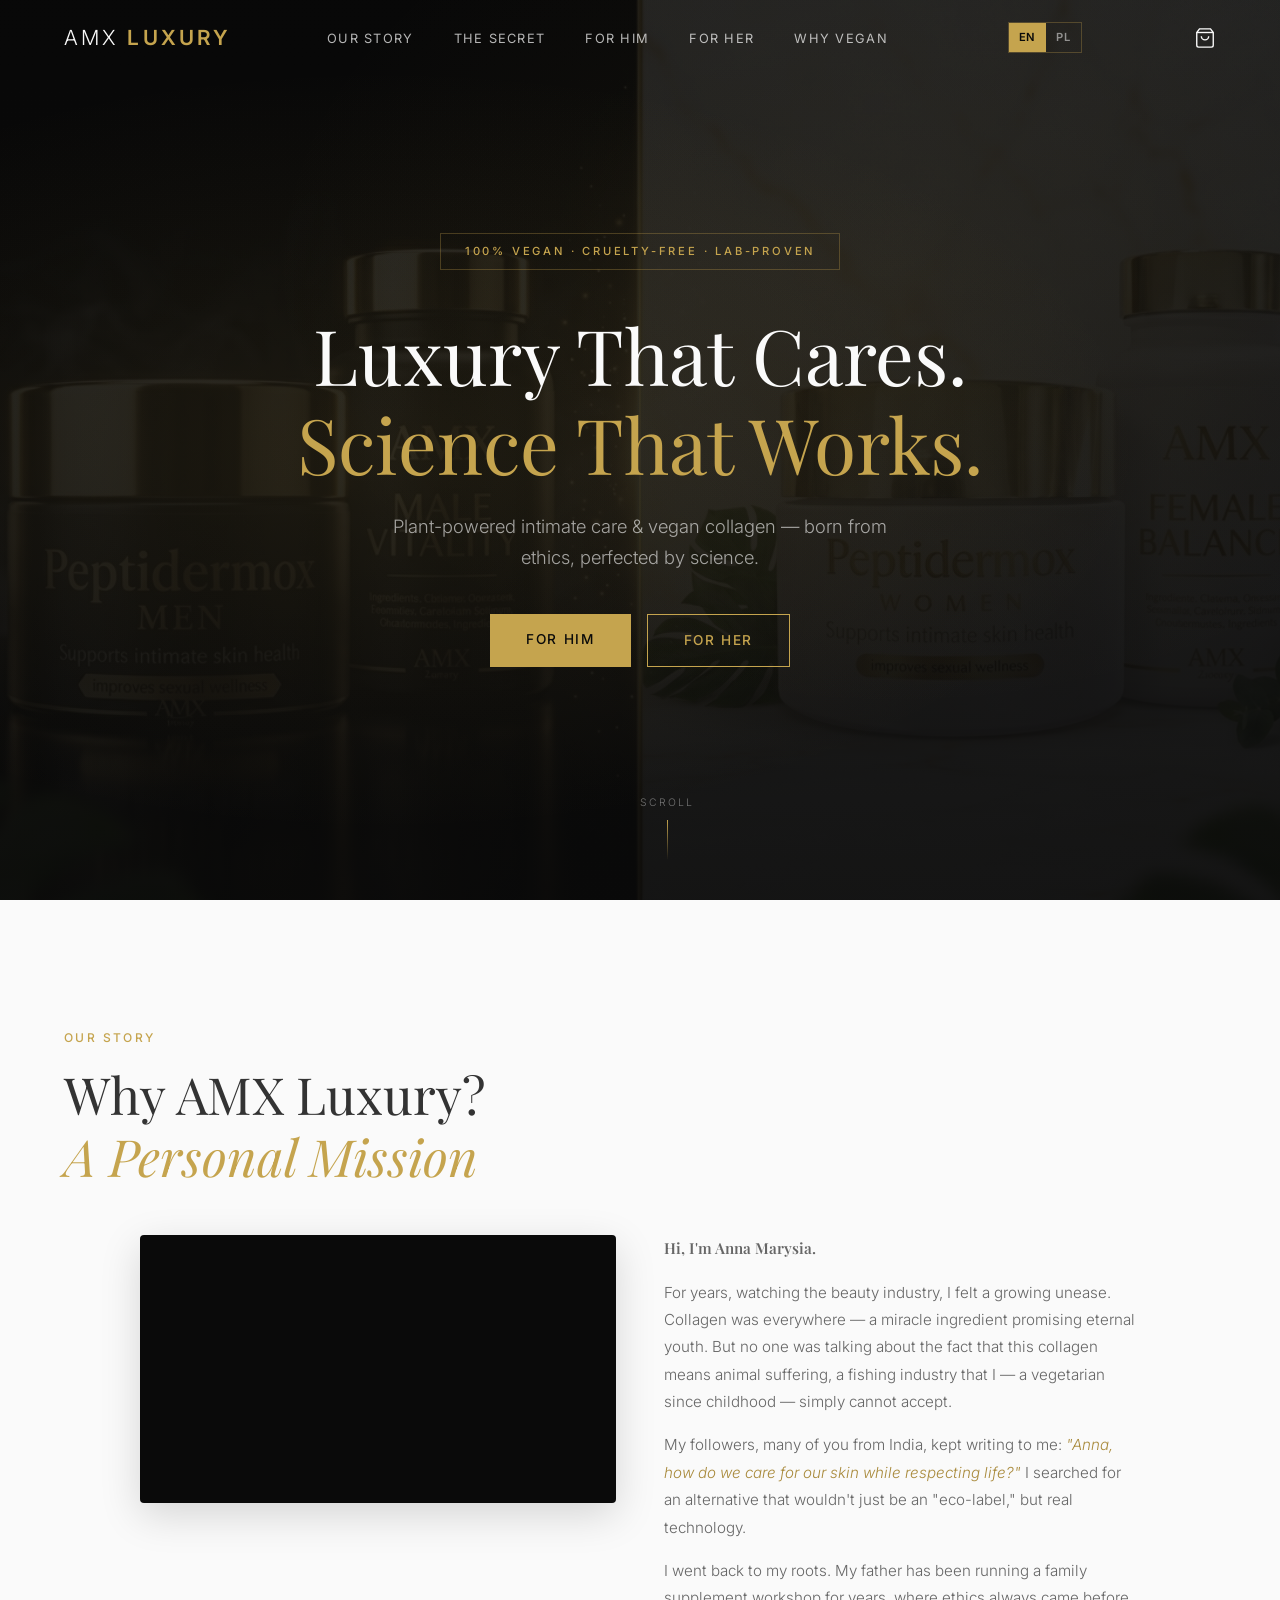
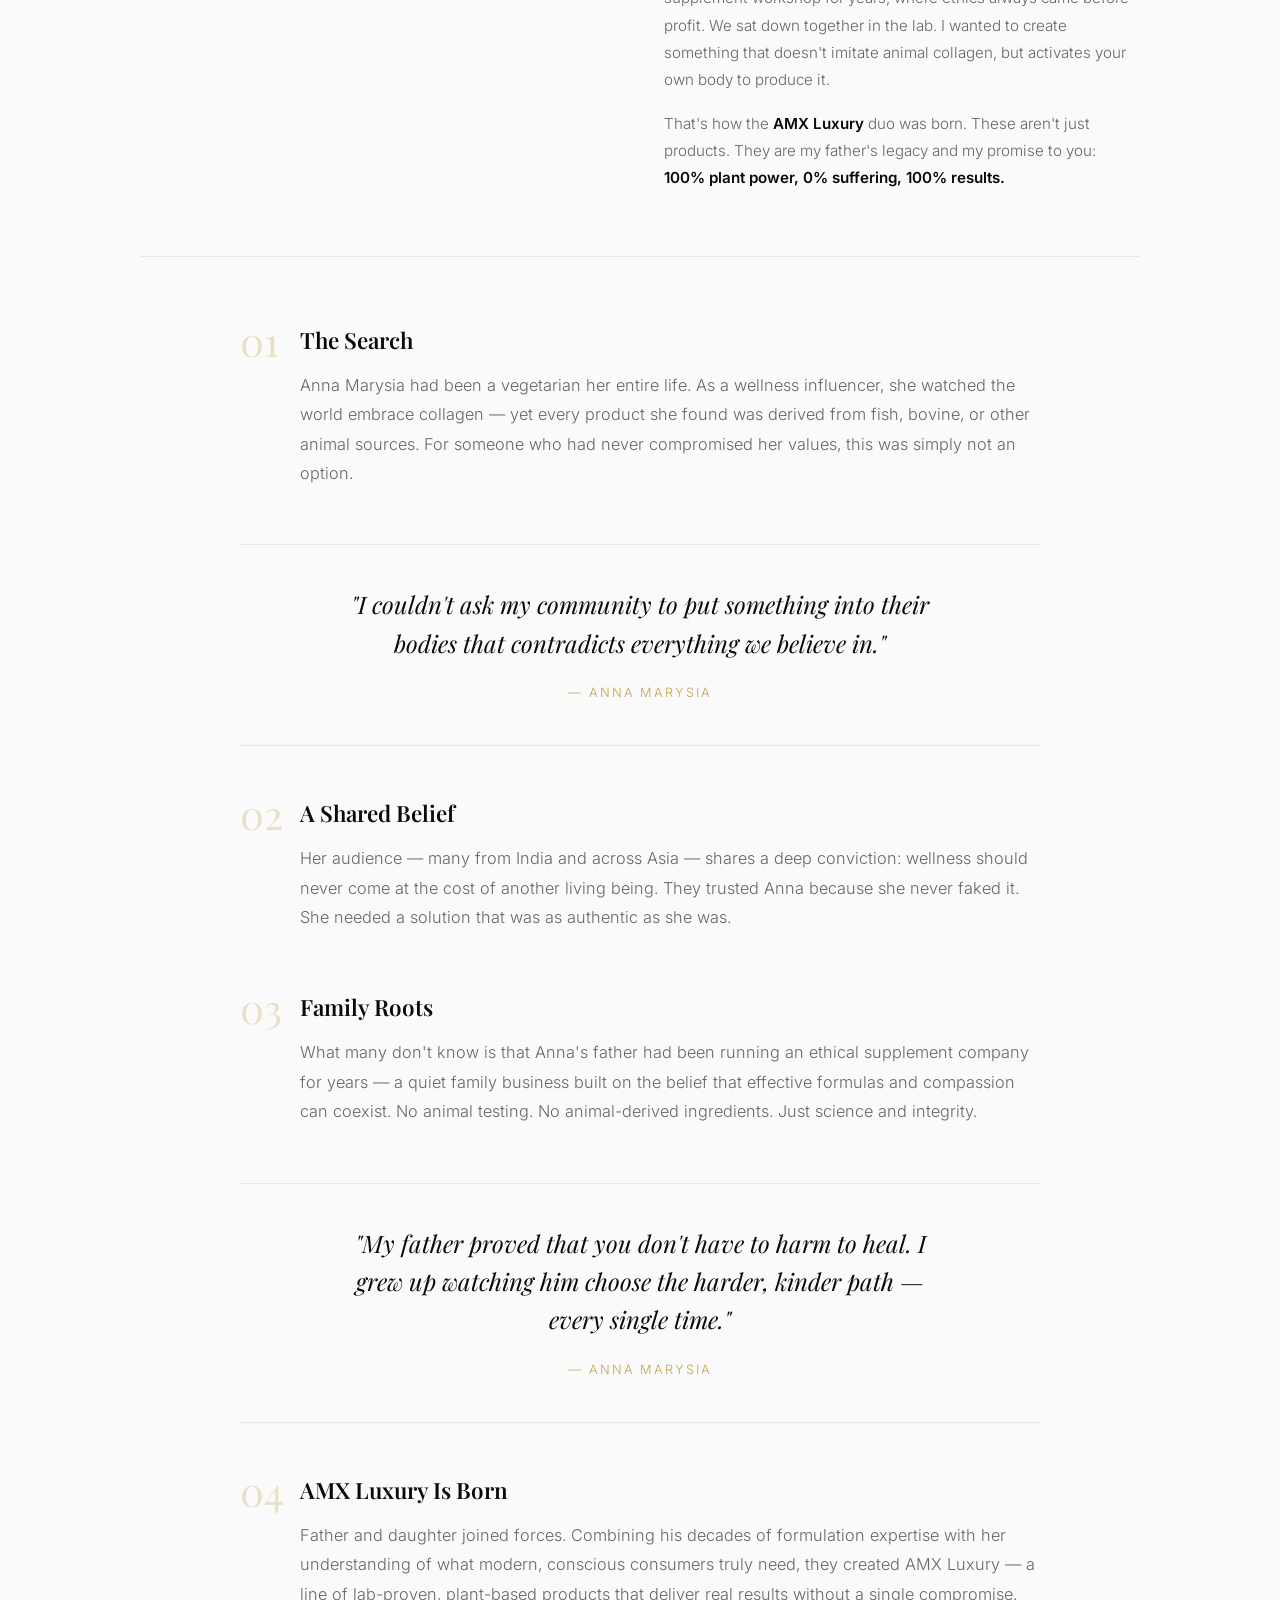
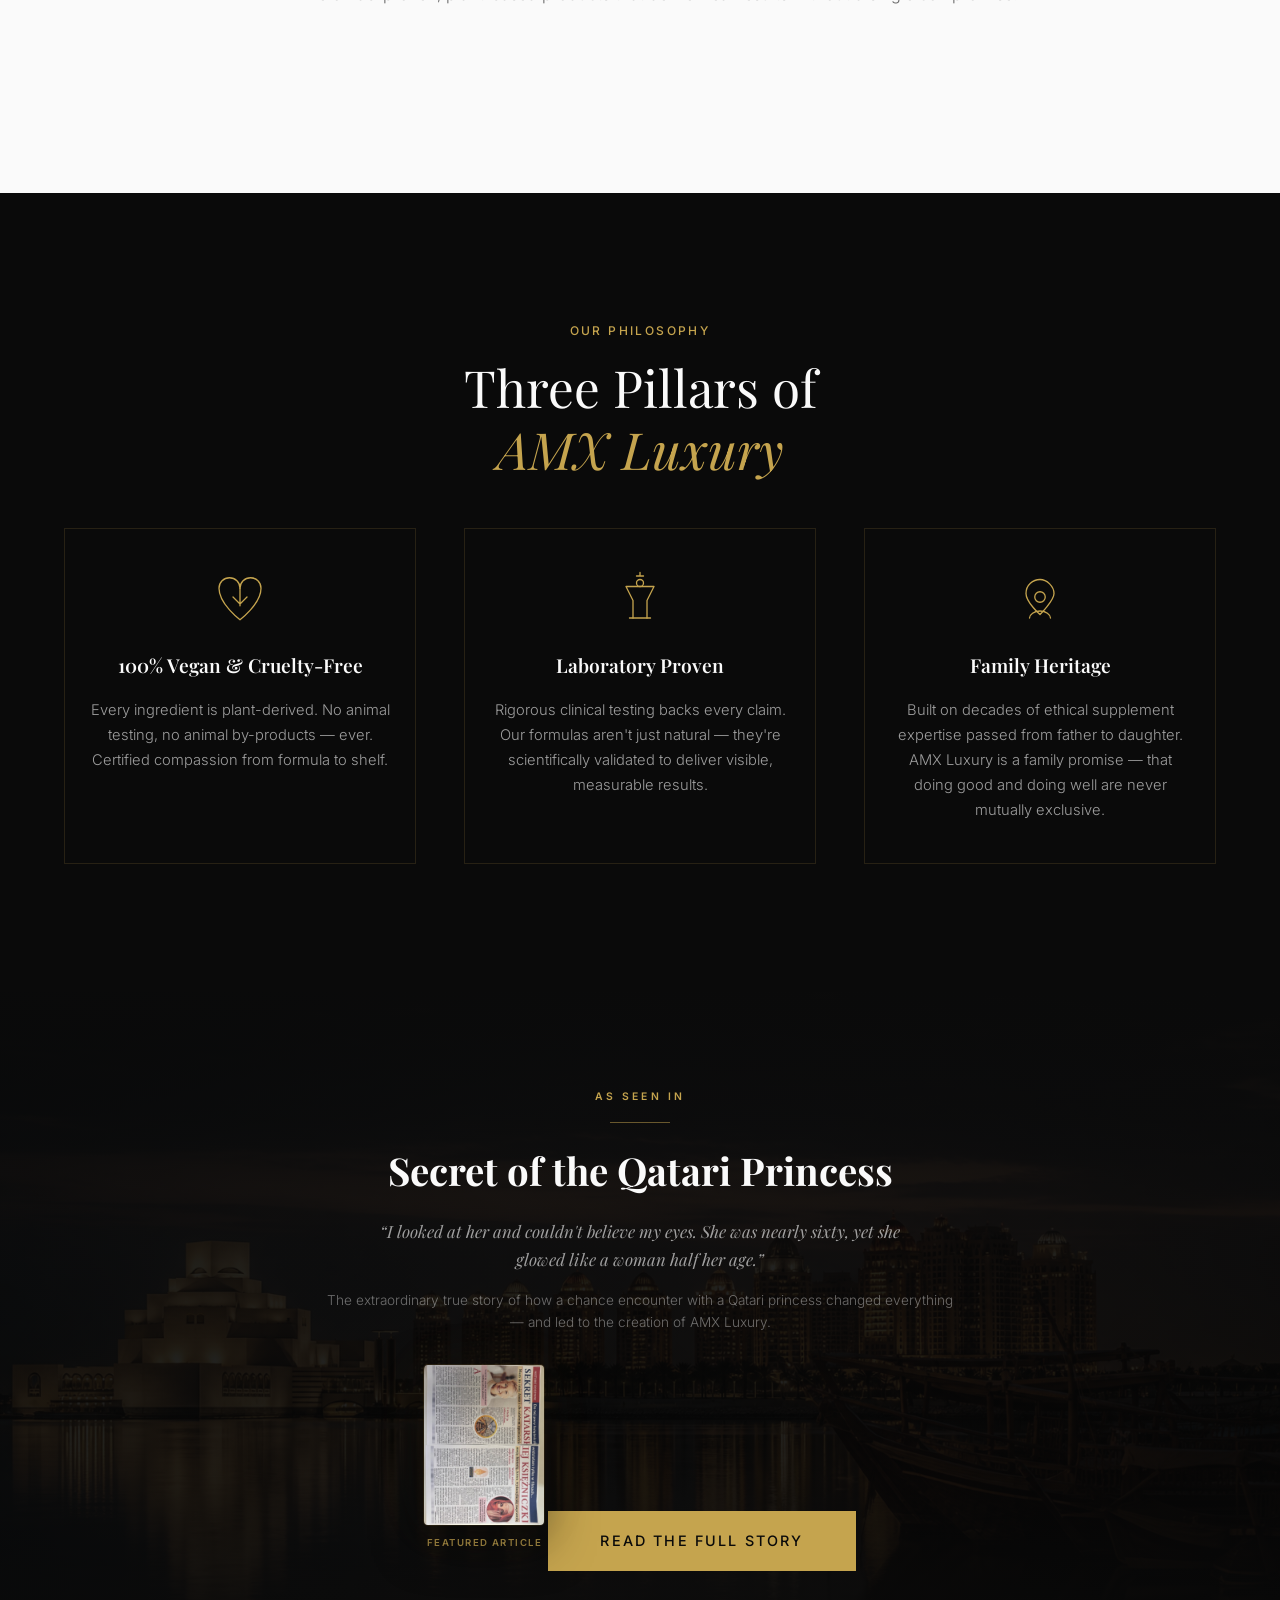
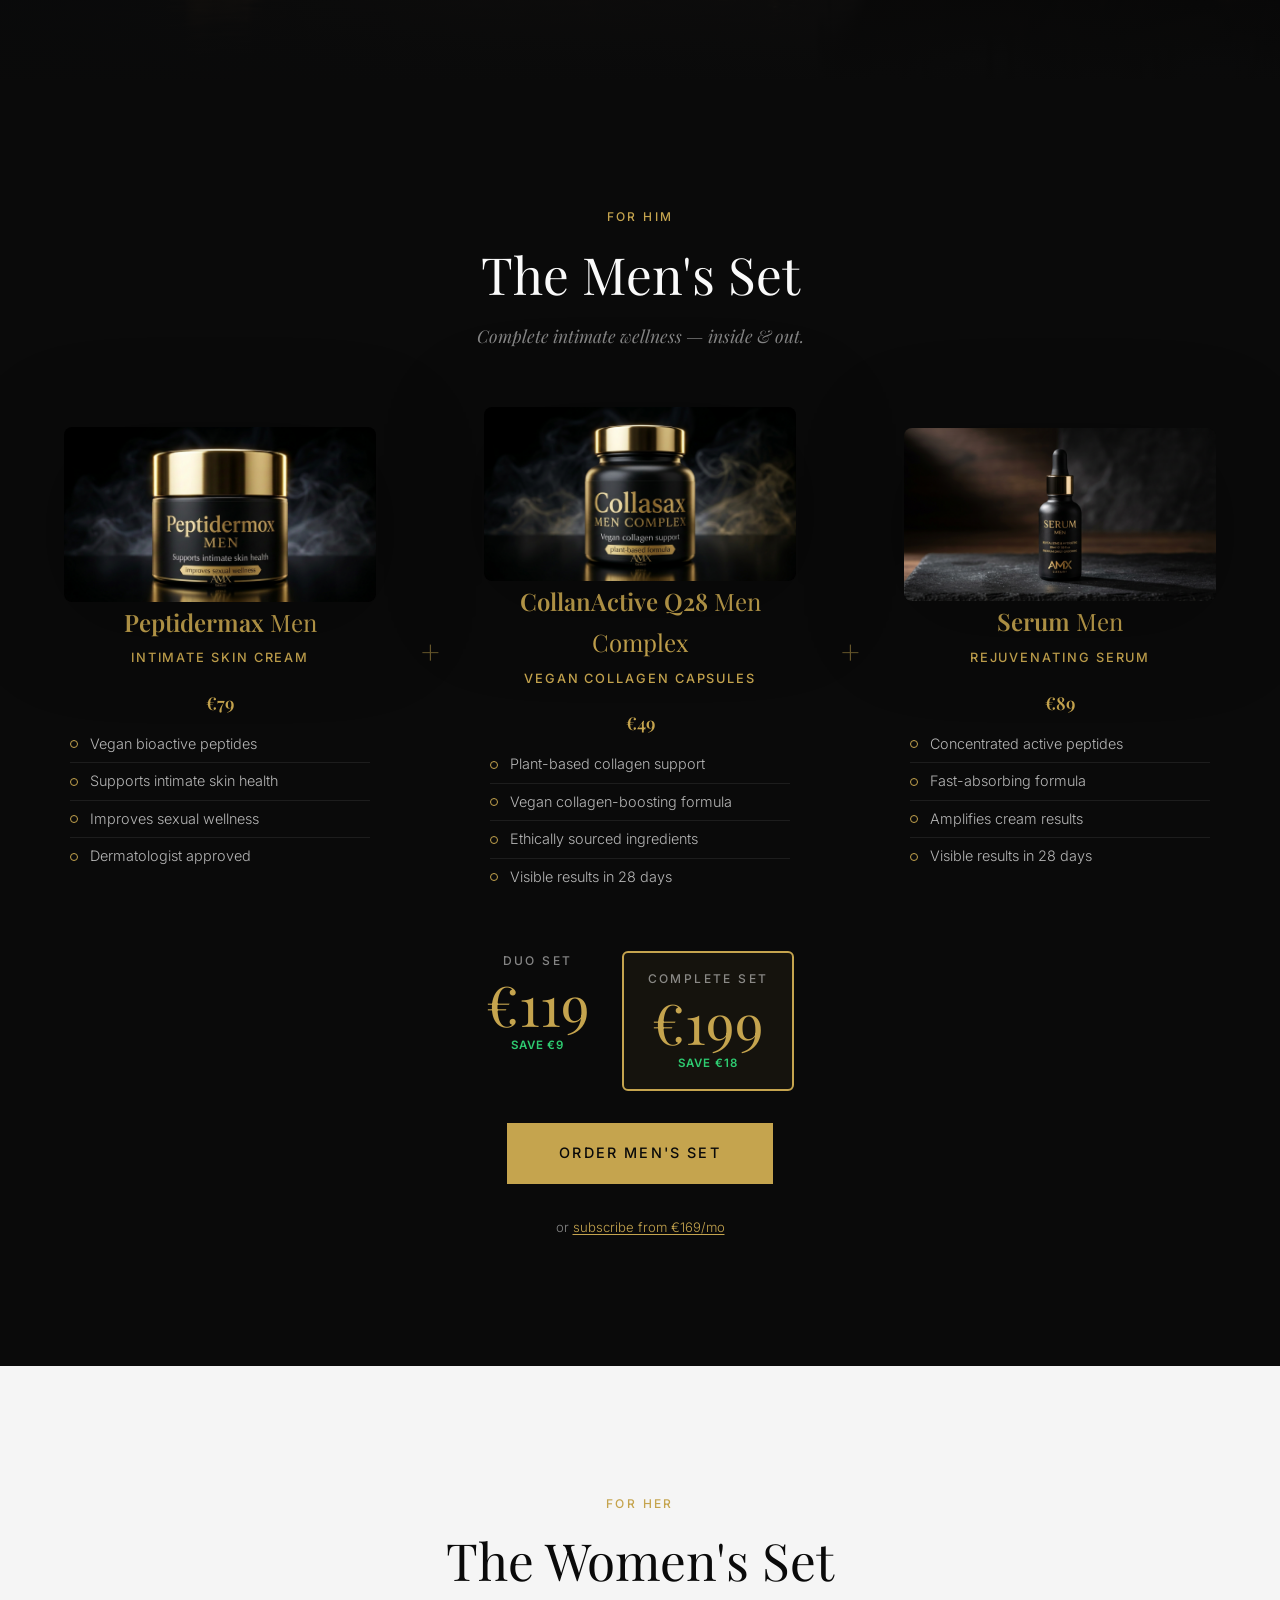
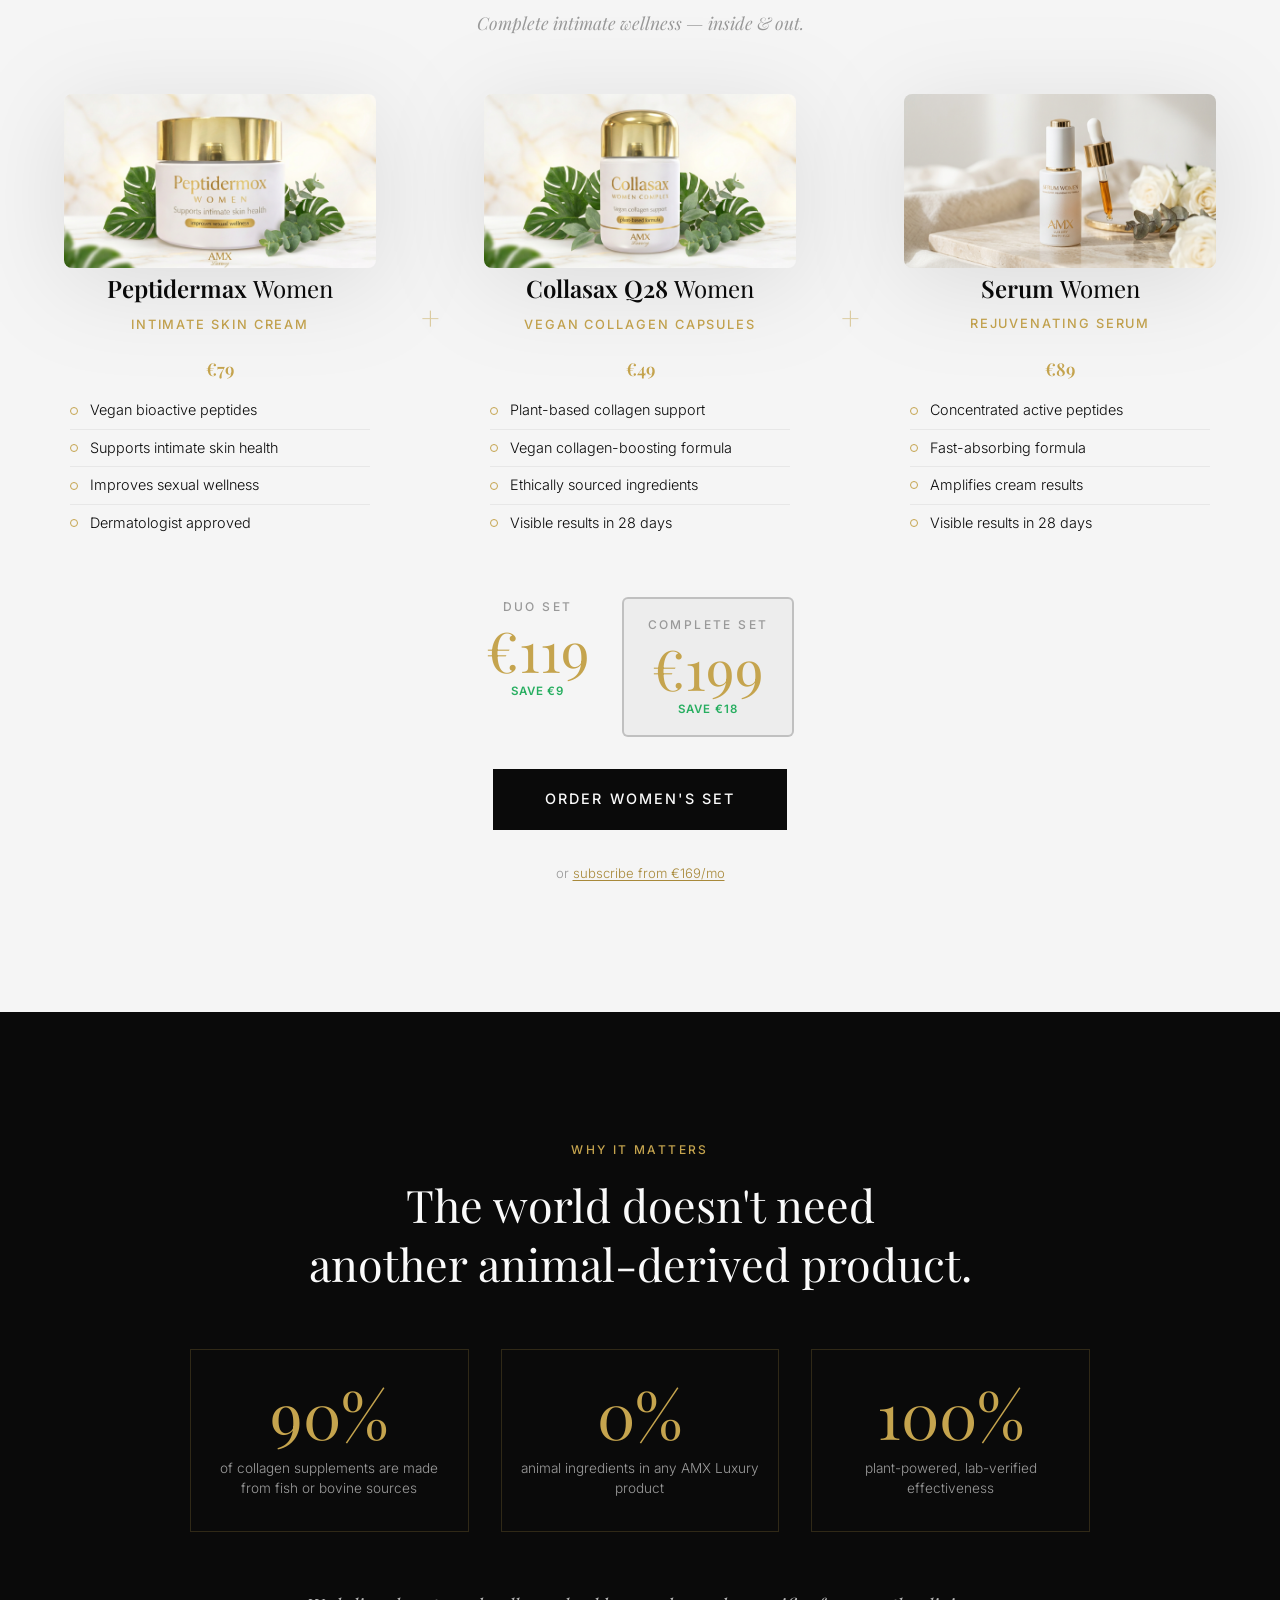
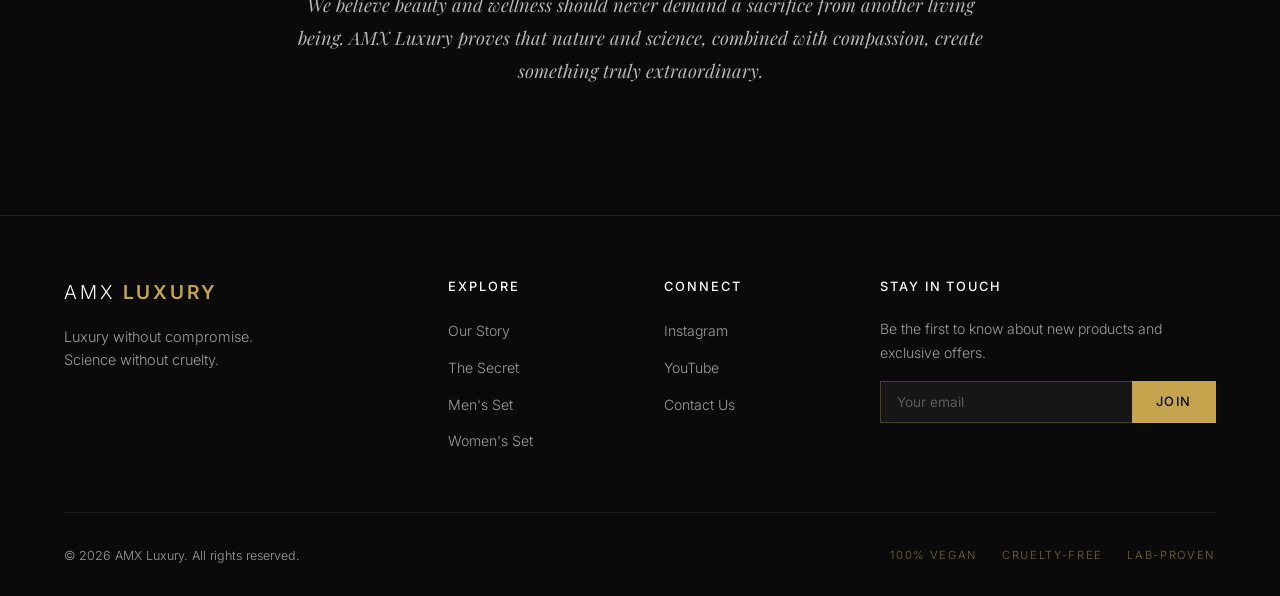
<file: index.html>
<!DOCTYPE html>
<html lang="en">
<head>
  <meta charset="UTF-8">
  <meta name="viewport" content="width=device-width, initial-scale=1.0">
  <title>AMX Luxury — Vegan Wellness, Proven by Science</title>
  <meta name="description" content="AMX Luxury: lab-proven vegan skincare and supplements. Peptidermax cream and CollanActive Q28 Complex — luxury without compromise.">

  <!-- Favicon -->
  <link rel="icon" type="image/png" sizes="32x32" href="images/favicon-32.png">
  <link rel="icon" type="image/png" sizes="180x180" href="images/favicon.png">
  <link rel="apple-touch-icon" sizes="180x180" href="images/favicon.png">

  <!-- Open Graph -->
  <meta property="og:type" content="website">
  <meta property="og:title" content="AMX Luxury — Vegan Wellness, Proven by Science">
  <meta property="og:description" content="100% plant-powered skincare &amp; supplements. Peptidermax cream and CollanActive Q28 Complex — born from ethics, perfected by science. 0% animal suffering, 100% results.">
  <meta property="og:image" content="https://science108.github.io/amx_luxury/images/og-image.jpg">
  <meta property="og:image:type" content="image/jpeg">
  <meta property="og:image:width" content="1200">
  <meta property="og:image:height" content="630">
  <meta property="og:url" content="https://science108.github.io/amx_luxury/">
  <meta property="og:site_name" content="AMX Luxury">

  <!-- Twitter Card -->
  <meta name="twitter:card" content="summary_large_image">
  <meta name="twitter:title" content="AMX Luxury — Vegan Wellness, Proven by Science">
  <meta name="twitter:description" content="100% plant-powered skincare &amp; supplements. Born from ethics, perfected by science.">
  <meta name="twitter:image" content="https://science108.github.io/amx_luxury/images/og-image.jpg">

  <link rel="preconnect" href="https://fonts.googleapis.com">
  <link rel="preconnect" href="https://fonts.gstatic.com" crossorigin>
  <link href="https://fonts.googleapis.com/css2?family=Playfair+Display:ital,wght@0,400;0,600;0,700;1,400;1,600&family=Inter:wght@300;400;500;600&display=swap" rel="stylesheet">
  <link rel="stylesheet" href="css/style.css">
  <link rel="stylesheet" href="css/animations.css">
  <link rel="stylesheet" href="css/article.css">
  <link rel="stylesheet" href="css/cart.css">
</head>
<body>

  <!-- ========== NAVIGATION ========== -->
  <nav class="nav" id="nav">
    <div class="nav__inner">
      <a href="#hero" class="nav__logo">AMX <span>Luxury</span></a>
      <button class="nav__toggle" id="navToggle" aria-label="Toggle menu">
        <span></span><span></span><span></span>
      </button>
      <ul class="nav__links" id="navLinks">
        <li><a href="#story" data-i18n="nav.story">Our Story</a></li>
        <li><a href="articles/sekret-katarskiej-ksiezniczki.html" data-i18n="nav.secret">The Secret</a></li>
        <li><a href="#men" data-i18n="nav.him">For Him</a></li>
        <li><a href="#women" data-i18n="nav.her">For Her</a></li>
        <li><a href="#vegan" data-i18n="nav.vegan">Why Vegan</a></li>
      </ul>
      <div class="lang-switch">
        <button class="lang-switch__btn lang-switch__btn--active" data-lang="en">EN</button>
        <button class="lang-switch__btn" data-lang="pl">PL</button>
      </div>
      <button class="nav__cart-btn" aria-label="Cart">
        <svg viewBox="0 0 24 24" fill="none" stroke="currentColor" stroke-width="1.5"><path d="M6 2L3 6v14a2 2 0 0 0 2 2h14a2 2 0 0 0 2-2V6l-3-4z"/><line x1="3" y1="6" x2="21" y2="6"/><path d="M16 10a4 4 0 0 1-8 0"/></svg>
        <span class="nav__cart-count">0</span>
      </button>
    </div>
  </nav>

  <!-- ========== HERO ========== -->
  <section class="hero" id="hero">
    <div class="hero__bg">
      <img src="images/hero-banner.png" alt="AMX Luxury product sets — For Him and For Her" class="hero__bg-img">
    </div>
    <div class="hero__content reveal">
      <div class="hero__badge" data-i18n="hero.badge">100% Vegan &middot; Cruelty-Free &middot; Lab-Proven</div>
      <h1 class="hero__title">
        <span class="hero__title-line" data-i18n="hero.title1">Luxury That Cares.</span>
        <span class="hero__title-line" data-i18n="hero.title2">Science That Works.</span>
      </h1>
      <p class="hero__subtitle" data-i18n="hero.subtitle">Plant-powered intimate care &amp; vegan collagen — born from ethics, perfected by science.</p>
      <div class="hero__cta-group">
        <a href="#men" class="btn btn--gold" data-i18n="hero.cta.him">For Him</a>
        <a href="#women" class="btn btn--outline" data-i18n="hero.cta.her">For Her</a>
      </div>
    </div>
    <div class="hero__scroll">
      <span data-i18n="hero.scroll">Scroll</span>
      <div class="hero__scroll-line"></div>
    </div>
  </section>

  <!-- ========== STORY ========== -->
  <section class="story" id="story">
    <div class="container">
      <div class="section-label reveal" data-i18n="story.label">Our Story</div>
      <h2 class="section-title reveal" data-i18n="story.title">Why AMX Luxury?<br><em>A Personal Mission</em></h2>

      <!-- Video + Intro -->
      <div class="story__intro reveal">
        <div class="story__video">
          <div class="story__video-wrapper">
            <iframe
              src="https://www.youtube.com/embed/h8e0dtR2c5E"
              title="Anna Marysia — Why AMX Luxury"
              frameborder="0"
              allow="accelerometer; autoplay; clipboard-write; encrypted-media; gyroscope; picture-in-picture"
              allowfullscreen
            ></iframe>
          </div>
        </div>
        <div class="story__intro-text">
          <p class="story__greeting" data-i18n="story.greeting">Hi, I'm Anna Marysia.</p>
          <p data-i18n="story.intro.p1">For years, watching the beauty industry, I felt a growing unease. Collagen was everywhere &mdash; a miracle ingredient promising eternal youth. But no one was talking about the fact that this collagen means animal suffering, a fishing industry that I &mdash; a vegetarian since childhood &mdash; simply cannot accept.</p>
          <p data-i18n="story.intro.p2">My followers, many of you from India, kept writing to me: <em>"Anna, how do we care for our skin while respecting life?"</em> I searched for an alternative that wouldn't just be an "eco-label," but real technology.</p>
          <p data-i18n="story.intro.p3">I went back to my roots. My father has been running a family supplement workshop for years, where ethics always came before profit. We sat down together in the lab. I wanted to create something that doesn't imitate animal collagen, but activates your own body to produce it.</p>
          <p data-i18n="story.intro.p4">That's how the <strong>AMX Luxury</strong> duo was born. These aren't just products. They are my father's legacy and my promise to you: <strong>100% plant power, 0% suffering, 100% results.</strong></p>
        </div>
      </div>

      <!-- Chapters -->
      <div class="story__grid">
        <div class="story__chapter reveal">
          <span class="story__number">01</span>
          <h3 data-i18n="story.ch1.title">The Search</h3>
          <p data-i18n="story.ch1.text">Anna Marysia had been a vegetarian her entire life. As a wellness influencer, she watched the world embrace collagen &mdash; yet every product she found was derived from fish, bovine, or other animal sources. For someone who had never compromised her values, this was simply not an option.</p>
        </div>

        <div class="story__quote reveal">
          <blockquote data-i18n="story.quote1">"I couldn't ask my community to put something into their bodies that contradicts everything we believe in."</blockquote>
          <cite>&mdash; Anna Marysia</cite>
        </div>

        <div class="story__chapter reveal">
          <span class="story__number">02</span>
          <h3 data-i18n="story.ch2.title">A Shared Belief</h3>
          <p data-i18n="story.ch2.text">Her audience &mdash; many from India and across Asia &mdash; shares a deep conviction: wellness should never come at the cost of another living being. They trusted Anna because she never faked it. She needed a solution that was as authentic as she was.</p>
        </div>

        <div class="story__chapter reveal">
          <span class="story__number">03</span>
          <h3 data-i18n="story.ch3.title">Family Roots</h3>
          <p data-i18n="story.ch3.text">What many don't know is that Anna's father had been running an ethical supplement company for years &mdash; a quiet family business built on the belief that effective formulas and compassion can coexist. No animal testing. No animal-derived ingredients. Just science and integrity.</p>
        </div>

        <div class="story__quote reveal">
          <blockquote data-i18n="story.quote2">"My father proved that you don't have to harm to heal. I grew up watching him choose the harder, kinder path &mdash; every single time."</blockquote>
          <cite>&mdash; Anna Marysia</cite>
        </div>

        <div class="story__chapter reveal">
          <span class="story__number">04</span>
          <h3 data-i18n="story.ch4.title">AMX Luxury Is Born</h3>
          <p data-i18n="story.ch4.text">Father and daughter joined forces. Combining his decades of formulation expertise with her understanding of what modern, conscious consumers truly need, they created AMX Luxury &mdash; a line of lab-proven, plant-based products that deliver real results without a single compromise.</p>
        </div>
      </div>
    </div>
  </section>

  <!-- ========== VALUES ========== -->
  <section class="values" id="values">
    <div class="container">
      <div class="section-label reveal" data-i18n="values.label">Our Philosophy</div>
      <h2 class="section-title reveal" data-i18n="values.title">Three Pillars of<br><em>AMX Luxury</em></h2>

      <div class="values__grid">
        <div class="values__card reveal">
          <div class="values__icon">
            <svg viewBox="0 0 64 64" fill="none" stroke="currentColor" stroke-width="1.5" stroke-linecap="round" stroke-linejoin="round">
              <path d="M32 58S8 40 8 22a12 12 0 0 1 24 0 12 12 0 0 1 24 0c0 18-24 36-24 36Z"/>
              <path d="M32 22v20M24 32l8 8 8-8"/>
            </svg>
          </div>
          <h3 data-i18n="values.v1.title">100% Vegan &amp; Cruelty-Free</h3>
          <p data-i18n="values.v1.text">Every ingredient is plant-derived. No animal testing, no animal by-products — ever. Certified compassion from formula to shelf.</p>
        </div>

        <div class="values__card reveal">
          <div class="values__icon">
            <svg viewBox="0 0 64 64" fill="none" stroke="currentColor" stroke-width="1.5" stroke-linecap="round" stroke-linejoin="round">
              <path d="M24 56V36l-8-16h32l-8 16v20"/>
              <path d="M20 56h24"/>
              <circle cx="32" cy="16" r="4"/>
              <path d="M28 8h8M32 4v4"/>
            </svg>
          </div>
          <h3 data-i18n="values.v2.title">Laboratory Proven</h3>
          <p data-i18n="values.v2.text">Rigorous clinical testing backs every claim. Our formulas aren't just natural — they're scientifically validated to deliver visible, measurable results.</p>
        </div>

        <div class="values__card reveal">
          <div class="values__icon">
            <svg viewBox="0 0 64 64" fill="none" stroke="currentColor" stroke-width="1.5" stroke-linecap="round" stroke-linejoin="round">
              <path d="M32 12c-8 0-16 6-16 16s16 24 16 24 16-16 16-24-8-16-16-16Z"/>
              <path d="M20 56c0-4 5.4-8 12-8s12 4 12 8"/>
              <circle cx="32" cy="32" r="6"/>
            </svg>
          </div>
          <h3 data-i18n="values.v3.title">Family Heritage</h3>
          <p data-i18n="values.v3.text">Built on decades of ethical supplement expertise passed from father to daughter. AMX Luxury is a family promise — that doing good and doing well are never mutually exclusive.</p>
        </div>
      </div>
    </div>
  </section>

  <!-- ========== THE SECRET — EDITORIAL FEATURE ========== -->
  <section class="press" id="press">
    <div class="press__bg">
      <img src="images/article-hero.jpg" alt="" class="press__bg-img">
    </div>
    <div class="container">
      <div class="press__content reveal">
        <div class="press__label" data-i18n="press.label">As Seen In</div>
        <div class="press__divider"></div>
        <h3 class="press__title" data-i18n="press.title">Secret of the Qatari Princess</h3>
        <p class="press__quote" data-i18n="press.quote">&ldquo;I looked at her and couldn&rsquo;t believe my eyes. She was nearly sixty, yet she glowed like a woman half her age.&rdquo;</p>
        <p class="press__desc" data-i18n="press.desc">Read the extraordinary true story of how a chance encounter with a Qatari princess changed everything &mdash; and led to the creation of AMX Luxury.</p>
        <a href="articles/sekret-katarskiej-ksiezniczki.html" class="press__scan">
          <img src="images/magazine-scan.png" alt="Magazine article" class="press__scan-img">
          <span class="press__scan-badge" data-i18n="press.badge">Featured Article</span>
        </a>
        <a href="articles/sekret-katarskiej-ksiezniczki.html" class="btn btn--gold btn--lg" data-i18n="press.cta">Read the Full Story</a>
      </div>
    </div>
  </section>

  <!-- ========== MEN'S SET ========== -->
  <section class="set set--dark" id="men">
    <div class="container">
      <div class="set__header reveal">
        <div class="section-label" data-i18n="set.him.label">For Him</div>
        <h2 class="section-title" data-i18n="set.him.title">The Men's Set</h2>
        <p class="set__subtitle" data-i18n="set.subtitle">Complete intimate wellness — inside &amp; out.</p>
      </div>

      <div class="set__products">
        <div class="set__product reveal">
          <a href="products/men-set.html#peptidermax" class="set__product-image">
            <img src="images/peptidermox-men.png" alt="Peptidermax Men — black luxury cream jar" loading="lazy">
          </a>
          <div class="set__product-info">
            <h3>Peptidermax <span>Men</span></h3>
            <p class="set__product-type" data-i18n="set.type.cream">Intimate Skin Cream</p>
            <p class="set__product-price">&euro;79</p>
            <ul>
              <li data-i18n="set.feat.peptides">Vegan bioactive peptides</li>
              <li data-i18n="set.feat.skin">Supports intimate skin health</li>
              <li data-i18n="set.feat.wellness">Improves sexual wellness</li>
              <li data-i18n="set.feat.derm">Dermatologist approved</li>
            </ul>
          </div>
        </div>

        <div class="set__divider reveal">
          <span>+</span>
        </div>

        <div class="set__product reveal">
          <a href="products/men-set.html#collanactive" class="set__product-image">
            <img src="images/collasax-men.png" alt="CollanActive Q28 Men Complex — black supplement bottle" loading="lazy">
          </a>
          <div class="set__product-info">
            <h3>CollanActive Q28 <span>Men Complex</span></h3>
            <p class="set__product-type" data-i18n="set.type.caps">Vegan Collagen Capsules</p>
            <p class="set__product-price">&euro;49</p>
            <ul>
              <li data-i18n="set.feat.plant">Plant-based collagen support</li>
              <li data-i18n="set.feat.boost">Vegan collagen-boosting formula</li>
              <li data-i18n="set.feat.ethical">Ethically sourced ingredients</li>
              <li data-i18n="set.feat.28days">Visible results in 28 days</li>
            </ul>
          </div>
        </div>

        <div class="set__divider reveal">
          <span>+</span>
        </div>

        <div class="set__product reveal">
          <a href="products/men-set.html#serum" class="set__product-image">
            <img src="images/serum-men.png" alt="Serum Men — black luxury serum bottle" loading="lazy">
          </a>
          <div class="set__product-info">
            <h3>Serum <span>Men</span></h3>
            <p class="set__product-type" data-i18n="set.type.serum">Rejuvenating Serum</p>
            <p class="set__product-price">&euro;89</p>
            <ul>
              <li data-i18n="set.feat.serum.conc">Concentrated active peptides</li>
              <li data-i18n="set.feat.serum.fast">Fast-absorbing formula</li>
              <li data-i18n="set.feat.serum.amp">Amplifies cream results</li>
              <li data-i18n="set.feat.28days">Visible results in 28 days</li>
            </ul>
          </div>
        </div>
      </div>

      <div class="set__cta reveal">
        <div class="set__price-options">
          <div class="set__price">
            <span class="set__price-label" data-i18n="set.price.duo">Duo Set</span>
            <span class="set__price-amount">&euro;119</span>
            <span class="set__price-save" data-i18n="set.save.duo">save &euro;9</span>
          </div>
          <div class="set__price set__price--highlight">
            <span class="set__price-label" data-i18n="set.price.complete">Complete Set</span>
            <span class="set__price-amount">&euro;199</span>
            <span class="set__price-save" data-i18n="set.save.complete">save &euro;18</span>
          </div>
        </div>
        <a href="products/men-set.html" class="btn btn--gold btn--lg" data-i18n="set.cta.men">Order Men's Set</a>
        <p class="set__sub-link" data-i18n="set.sub.hint">or <a href="products/men-set.html">subscribe from &euro;169/mo</a></p>
      </div>
    </div>
  </section>

  <!-- ========== WOMEN'S SET ========== -->
  <section class="set set--light" id="women">
    <div class="container">
      <div class="set__header reveal">
        <div class="section-label" data-i18n="set.her.label">For Her</div>
        <h2 class="section-title section-title--dark" data-i18n="set.her.title">The Women's Set</h2>
        <p class="set__subtitle" data-i18n="set.subtitle">Complete intimate wellness — inside &amp; out.</p>
      </div>

      <div class="set__products">
        <div class="set__product reveal">
          <a href="products/women-set.html#peptidermax" class="set__product-image">
            <img src="images/peptidermox-women.png" alt="Peptidermax Women — white luxury cream jar" loading="lazy">
          </a>
          <div class="set__product-info">
            <h3>Peptidermax <span>Women</span></h3>
            <p class="set__product-type" data-i18n="set.type.cream">Intimate Skin Cream</p>
            <p class="set__product-price">&euro;79</p>
            <ul>
              <li data-i18n="set.feat.peptides">Vegan bioactive peptides</li>
              <li data-i18n="set.feat.skin">Supports intimate skin health</li>
              <li data-i18n="set.feat.wellness">Improves sexual wellness</li>
              <li data-i18n="set.feat.derm">Dermatologist approved</li>
            </ul>
          </div>
        </div>

        <div class="set__divider reveal">
          <span>+</span>
        </div>

        <div class="set__product reveal">
          <a href="products/women-set.html#collanactive" class="set__product-image">
            <img src="images/collasax-women.png" alt="Collasax Q28 Women — white supplement bottle" loading="lazy">
          </a>
          <div class="set__product-info">
            <h3>Collasax Q28 <span>Women</span></h3>
            <p class="set__product-type" data-i18n="set.type.caps">Vegan Collagen Capsules</p>
            <p class="set__product-price">&euro;49</p>
            <ul>
              <li data-i18n="set.feat.plant">Plant-based collagen support</li>
              <li data-i18n="set.feat.boost">Vegan collagen-boosting formula</li>
              <li data-i18n="set.feat.ethical">Ethically sourced ingredients</li>
              <li data-i18n="set.feat.28days">Visible results in 28 days</li>
            </ul>
          </div>
        </div>

        <div class="set__divider reveal">
          <span>+</span>
        </div>

        <div class="set__product reveal">
          <a href="products/women-set.html#serum" class="set__product-image">
            <img src="images/serum-women.png" alt="Serum Women — white luxury serum bottle" loading="lazy">
          </a>
          <div class="set__product-info">
            <h3>Serum <span>Women</span></h3>
            <p class="set__product-type" data-i18n="set.type.serum">Rejuvenating Serum</p>
            <p class="set__product-price">&euro;89</p>
            <ul>
              <li data-i18n="set.feat.serum.conc">Concentrated active peptides</li>
              <li data-i18n="set.feat.serum.fast">Fast-absorbing formula</li>
              <li data-i18n="set.feat.serum.amp">Amplifies cream results</li>
              <li data-i18n="set.feat.28days">Visible results in 28 days</li>
            </ul>
          </div>
        </div>
      </div>

      <div class="set__cta reveal">
        <div class="set__price-options">
          <div class="set__price set__price--dark">
            <span class="set__price-label" data-i18n="set.price.duo">Duo Set</span>
            <span class="set__price-amount">&euro;119</span>
            <span class="set__price-save" data-i18n="set.save.duo">save &euro;9</span>
          </div>
          <div class="set__price set__price--dark set__price--highlight">
            <span class="set__price-label" data-i18n="set.price.complete">Complete Set</span>
            <span class="set__price-amount">&euro;199</span>
            <span class="set__price-save" data-i18n="set.save.complete">save &euro;18</span>
          </div>
        </div>
        <a href="products/women-set.html" class="btn btn--dark btn--lg" data-i18n="set.cta.women">Order Women's Set</a>
        <p class="set__sub-link set__sub-link--dark" data-i18n="set.sub.hint.w">or <a href="products/women-set.html">subscribe from &euro;169/mo</a></p>
      </div>
    </div>
  </section>

  <!-- ========== WHY VEGAN ========== -->
  <section class="vegan" id="vegan">
    <div class="container">
      <div class="vegan__content reveal">
        <div class="section-label" data-i18n="vegan.label">Why It Matters</div>
        <h2 class="vegan__title" data-i18n="vegan.title">The world doesn't need<br>another animal-derived product.</h2>
        <div class="vegan__stats">
          <div class="vegan__stat">
            <span class="vegan__stat-number">90%</span>
            <span class="vegan__stat-label" data-i18n="vegan.stat1.label">of collagen supplements are made from fish or bovine sources</span>
          </div>
          <div class="vegan__stat">
            <span class="vegan__stat-number">0%</span>
            <span class="vegan__stat-label" data-i18n="vegan.stat2.label">animal ingredients in any AMX Luxury product</span>
          </div>
          <div class="vegan__stat">
            <span class="vegan__stat-number">100%</span>
            <span class="vegan__stat-label" data-i18n="vegan.stat3.label">plant-powered, lab-verified effectiveness</span>
          </div>
        </div>
        <p class="vegan__statement" data-i18n="vegan.statement">We believe beauty and wellness should never demand a sacrifice from another living being. AMX Luxury proves that nature and science, combined with compassion, create something truly extraordinary.</p>
      </div>
    </div>
  </section>

  <!-- ========== FOOTER ========== -->
  <footer class="footer" id="footer">
    <div class="container">
      <div class="footer__grid">
        <div class="footer__brand">
          <a href="#hero" class="footer__logo">AMX <span>Luxury</span></a>
          <p data-i18n="footer.tagline">Luxury without compromise.<br>Science without cruelty.</p>
        </div>

        <div class="footer__links">
          <h4 data-i18n="footer.explore">Explore</h4>
          <ul>
            <li><a href="#story" data-i18n="nav.story">Our Story</a></li>
            <li><a href="articles/sekret-katarskiej-ksiezniczki.html" data-i18n="nav.secret">The Secret</a></li>
            <li><a href="#men" data-i18n="footer.men">Men's Set</a></li>
            <li><a href="#women" data-i18n="footer.women">Women's Set</a></li>
          </ul>
        </div>

        <div class="footer__links">
          <h4 data-i18n="footer.connect">Connect</h4>
          <ul>
            <li><a href="#">Instagram</a></li>
            <li><a href="#">YouTube</a></li>
            <li><a href="#" data-i18n="footer.contact">Contact Us</a></li>
          </ul>
        </div>

        <div class="footer__newsletter">
          <h4 data-i18n="footer.newsletter">Stay in Touch</h4>
          <p data-i18n="footer.nl.text">Be the first to know about new products and exclusive offers.</p>
          <form class="footer__form" onsubmit="return false;">
            <input type="email" placeholder="Your email" aria-label="Email address" required data-i18n-ph="footer.nl.ph">
            <button type="submit" class="btn btn--gold btn--sm" data-i18n="footer.nl.btn">Join</button>
          </form>
        </div>
      </div>

      <div class="footer__bottom">
        <p data-i18n="footer.copy">&copy; 2026 AMX Luxury. All rights reserved.</p>
        <div class="footer__badges">
          <span data-i18n="trust.vegan">Vegan</span>
          <span data-i18n="trust.cruelty">Cruelty-Free</span>
          <span data-i18n="trust.lab">Lab-Proven</span>
        </div>
      </div>
    </div>
  </footer>

  <script src="js/main.js"></script>
  <script src="js/i18n.js"></script>
  <script src="js/cart.js"></script>
</body>
</html>
</file>
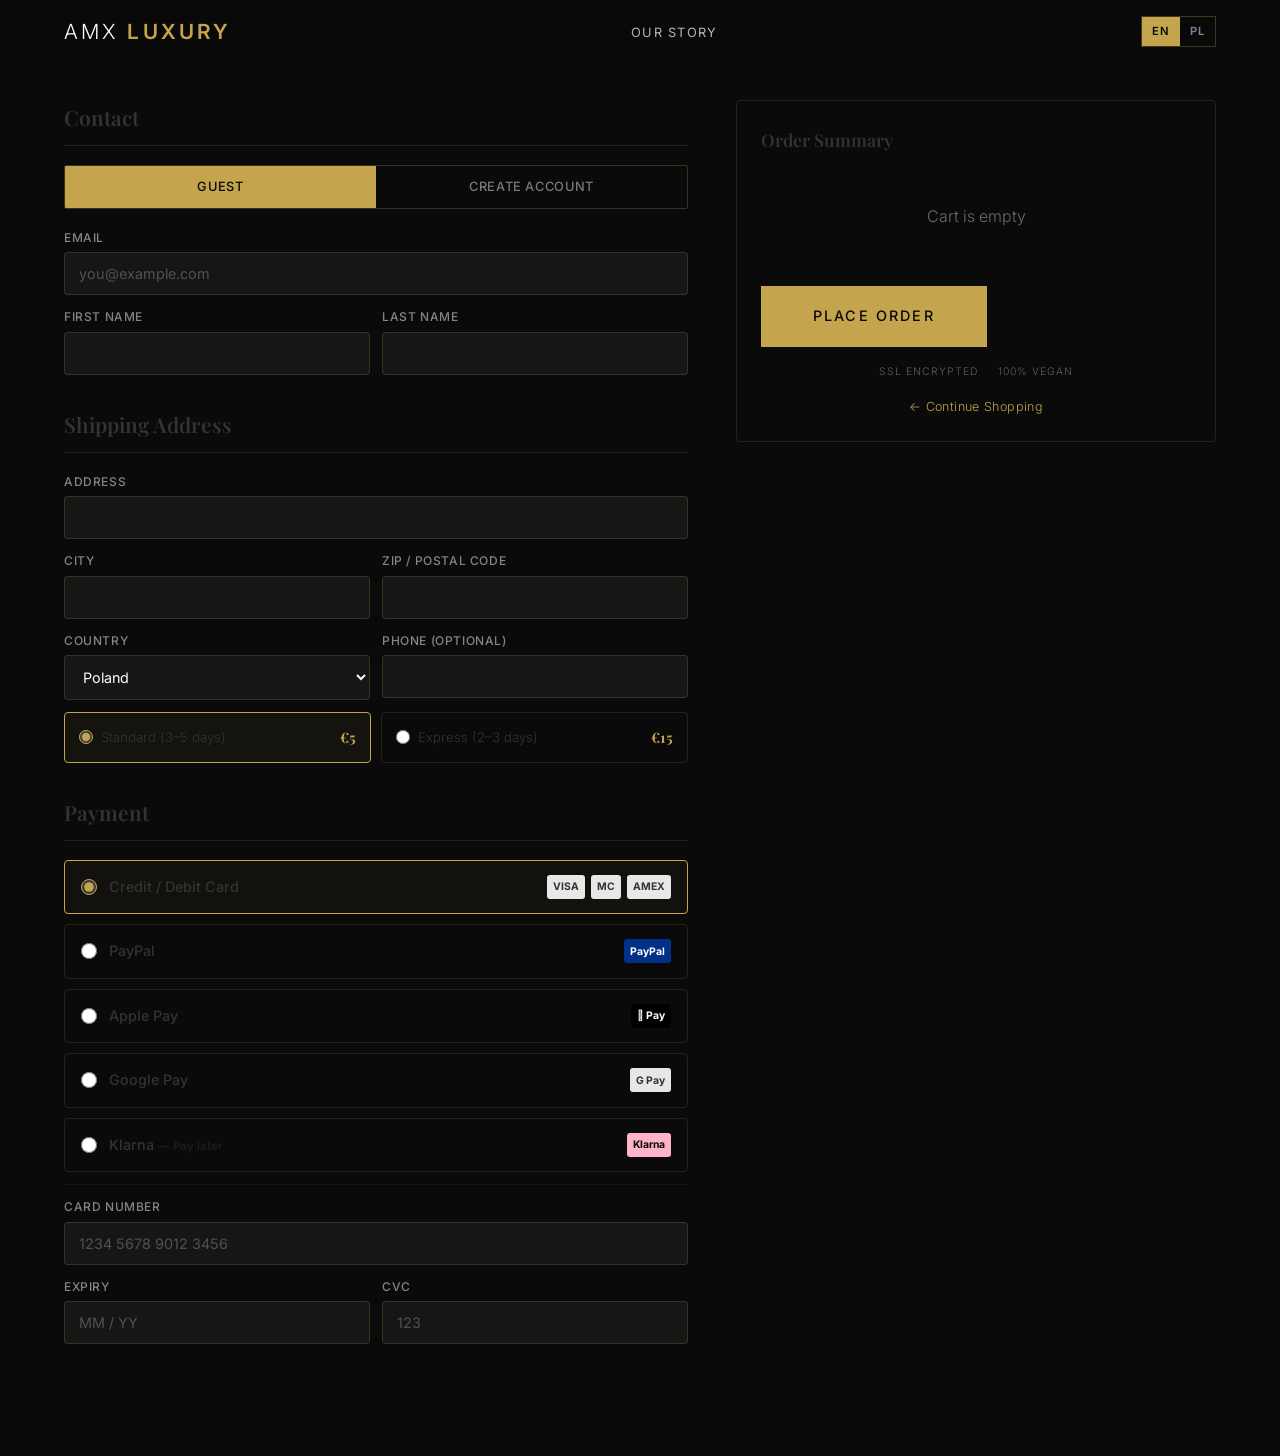
<file: checkout.html>
<!DOCTYPE html>
<html lang="en">
<head>
  <meta charset="UTF-8">
  <meta name="viewport" content="width=device-width, initial-scale=1.0">
  <title>Checkout — AMX Luxury</title>
  <link rel="icon" type="image/png" sizes="32x32" href="images/favicon-32.png">
  <link rel="apple-touch-icon" sizes="180x180" href="images/favicon.png">
  <link rel="preconnect" href="https://fonts.googleapis.com">
  <link rel="preconnect" href="https://fonts.gstatic.com" crossorigin>
  <link href="https://fonts.googleapis.com/css2?family=Playfair+Display:ital,wght@0,400;0,600;0,700;1,400;1,600&family=Inter:wght@300;400;500;600&display=swap" rel="stylesheet">
  <link rel="stylesheet" href="css/style.css">
  <link rel="stylesheet" href="css/cart.css">
</head>
<body class="page--dark">

  <!-- NAV -->
  <nav class="nav nav--scrolled">
    <div class="nav__inner">
      <a href="index.html" class="nav__logo">AMX <span>Luxury</span></a>
      <ul class="nav__links" id="navLinks">
        <li><a href="index.html" data-i18n="nav.story">Back to Store</a></li>
      </ul>
      <div class="lang-switch">
        <button class="lang-switch__btn lang-switch__btn--active" data-lang="en">EN</button>
        <button class="lang-switch__btn" data-lang="pl">PL</button>
      </div>
    </div>
  </nav>

  <!-- CHECKOUT -->
  <section class="checkout">
    <div class="container">
      <div class="checkout__grid">

        <!-- LEFT: Form -->
        <div class="checkout__forms" id="checkoutForms">

          <!-- Contact -->
          <div class="checkout__form-section">
            <h2 id="coSec1">Contact</h2>

            <div class="checkout__account-toggle" id="accountToggle">
              <button class="toggle-btn toggle-btn--active" data-mode="guest" id="btnGuest">Guest</button>
              <button class="toggle-btn" data-mode="account" id="btnAccount">Create Account</button>
            </div>

            <div class="form-row form-row--full">
              <div class="form-field">
                <label for="email">Email</label>
                <input type="email" id="email" placeholder="you@example.com" required>
              </div>
            </div>

            <div class="checkout__pass-row" id="passRow">
              <p class="checkout__pass-hint" id="passHint">Save your details for faster checkout next time.</p>
              <div class="form-row">
                <div class="form-field">
                  <label for="password" id="coLblPass">Password</label>
                  <input type="password" id="password" placeholder="Min. 8 characters" minlength="8">
                </div>
                <div class="form-field">
                  <label for="passwordConfirm" id="coLblPassConfirm">Confirm password</label>
                  <input type="password" id="passwordConfirm" placeholder="">
                </div>
              </div>
            </div>

            <div class="form-row">
              <div class="form-field">
                <label for="fname" id="coLblFirst">First name</label>
                <input type="text" id="fname" placeholder="" required>
              </div>
              <div class="form-field">
                <label for="lname" id="coLblLast">Last name</label>
                <input type="text" id="lname" placeholder="" required>
              </div>
            </div>
          </div>

          <!-- Shipping -->
          <div class="checkout__form-section">
            <h2 id="coSec2">Shipping Address</h2>
            <div class="form-row form-row--full">
              <div class="form-field">
                <label for="address" id="coLblAddr">Address</label>
                <input type="text" id="address" required>
              </div>
            </div>
            <div class="form-row">
              <div class="form-field">
                <label for="city" id="coLblCity">City</label>
                <input type="text" id="city" required>
              </div>
              <div class="form-field">
                <label for="zip" id="coLblZip">ZIP / Postal code</label>
                <input type="text" id="zip" required>
              </div>
            </div>
            <div class="form-row">
              <div class="form-field">
                <label for="country" id="coLblCountry">Country</label>
                <select id="country">
                  <optgroup label="Poland" id="ogPoland">
                    <option value="PL" selected>Poland</option>
                  </optgroup>
                  <optgroup label="Europe" id="ogEurope">
                    <option value="DE">Germany</option>
                    <option value="NL">Netherlands</option>
                    <option value="FR">France</option>
                    <option value="AT">Austria</option>
                    <option value="BE">Belgium</option>
                    <option value="IT">Italy</option>
                    <option value="ES">Spain</option>
                    <option value="PT">Portugal</option>
                    <option value="GB">United Kingdom</option>
                    <option value="CH">Switzerland</option>
                    <option value="SE">Sweden</option>
                    <option value="DK">Denmark</option>
                    <option value="NO">Norway</option>
                    <option value="FI">Finland</option>
                    <option value="IE">Ireland</option>
                    <option value="CZ">Czech Republic</option>
                    <option value="HU">Hungary</option>
                    <option value="GR">Greece</option>
                    <option value="RO">Romania</option>
                    <option value="BG">Bulgaria</option>
                    <option value="HR">Croatia</option>
                    <option value="SK">Slovakia</option>
                    <option value="LT">Lithuania</option>
                    <option value="LV">Latvia</option>
                    <option value="EE">Estonia</option>
                    <option value="SI">Slovenia</option>
                    <option value="LU">Luxembourg</option>
                  </optgroup>
                  <optgroup label="Rest of World" id="ogWorld">
                    <option value="US">United States</option>
                    <option value="MX">Mexico</option>
                    <option value="IN">India</option>
                    <option value="PK">Pakistan</option>
                    <option value="SA">Saudi Arabia</option>
                    <option value="AE">United Arab Emirates</option>
                    <option value="ZA">South Africa</option>
                    <option value="NG">Nigeria</option>
                    <option value="OTHER">Other</option>
                  </optgroup>
                </select>
              </div>
              <div class="form-field">
                <label for="phone" id="coLblPhone">Phone (optional)</label>
                <input type="tel" id="phone">
              </div>
            </div>
            <div class="shipping-option" id="shippingOption" style="display:none">
              <label class="shipping-option__label">
                <input type="radio" name="shippingSpeed" value="standard" checked>
                <span id="shipStdLabel">Standard (3-5 days)</span>
                <strong id="shipStdPrice"></strong>
              </label>
              <label class="shipping-option__label">
                <input type="radio" name="shippingSpeed" value="express">
                <span id="shipExpLabel">Express (2-3 days)</span>
                <strong id="shipExpPrice"></strong>
              </label>
            </div>
          </div>

          <!-- Payment -->
          <div class="checkout__form-section">
            <h2 id="coSec3">Payment</h2>
            <div class="pay-methods" id="payMethods">

              <label class="pay-method pay-method--selected">
                <input type="radio" name="payment" value="card" checked>
                <span class="pay-method__label" id="pmCard">Credit / Debit Card</span>
                <span class="pay-method__icons">
                  <span class="pay-method__icon">VISA</span>
                  <span class="pay-method__icon">MC</span>
                  <span class="pay-method__icon">AMEX</span>
                </span>
              </label>

              <label class="pay-method">
                <input type="radio" name="payment" value="paypal">
                <span class="pay-method__label">PayPal</span>
                <span class="pay-method__icons">
                  <span class="pay-method__icon" style="background:#003087;color:#fff">PayPal</span>
                </span>
              </label>

              <label class="pay-method">
                <input type="radio" name="payment" value="applepay">
                <span class="pay-method__label">Apple Pay</span>
                <span class="pay-method__icons">
                  <span class="pay-method__icon" style="background:#000;color:#fff">&#63743; Pay</span>
                </span>
              </label>

              <label class="pay-method">
                <input type="radio" name="payment" value="googlepay">
                <span class="pay-method__label">Google Pay</span>
                <span class="pay-method__icons">
                  <span class="pay-method__icon">G Pay</span>
                </span>
              </label>

              <label class="pay-method">
                <input type="radio" name="payment" value="klarna">
                <span class="pay-method__label">Klarna <span style="font-size:0.72rem;opacity:0.5">— Pay later</span></span>
                <span class="pay-method__icons">
                  <span class="pay-method__icon" style="background:#FFB3C7;color:#0A0A0A">Klarna</span>
                </span>
              </label>

            </div>

            <!-- Card fields (shown when card selected) -->
            <div class="card-fields" id="cardFields">
              <div class="form-row form-row--full">
                <div class="form-field">
                  <label for="cardNumber" id="coLblCardNum">Card number</label>
                  <input type="text" id="cardNumber" placeholder="1234 5678 9012 3456" maxlength="19">
                </div>
              </div>
              <div class="form-row">
                <div class="form-field">
                  <label for="cardExpiry" id="coLblExp">Expiry</label>
                  <input type="text" id="cardExpiry" placeholder="MM / YY" maxlength="7">
                </div>
                <div class="form-field">
                  <label for="cardCvc">CVC</label>
                  <input type="text" id="cardCvc" placeholder="123" maxlength="4">
                </div>
              </div>
            </div>
          </div>

        </div>

        <!-- RIGHT: Summary -->
        <div class="checkout__summary" id="checkoutSummary">
          <h3 id="coSumTitle">Order Summary</h3>
          <div id="summaryItems"></div>
          <div id="summaryTotals"></div>
          <div class="checkout__place-btn">
            <button class="btn btn--gold btn--lg btn--full" id="placeOrderBtn">Place Order</button>
          </div>
          <div class="checkout__free-hint" id="freeShipHint" style="display:none"></div>
          <div class="checkout__badges">
            <span>SSL Encrypted</span>
            <span>100% Vegan</span>
          </div>
          <a href="index.html" class="checkout__continue" id="continueLink">&larr; Continue Shopping</a>
        </div>

      </div>
    </div>
  </section>

  <!-- Success overlay -->
  <div class="order-success" id="orderSuccess">
    <div class="order-success__inner">
      <div class="order-success__check">
        <svg viewBox="0 0 24 24" fill="none" stroke="currentColor" stroke-width="2"><path d="M20 6 9 17l-5-5"/></svg>
      </div>
      <h2 id="successTitle">Thank You!</h2>
      <p id="successText">Your order has been placed successfully. A confirmation email will be sent shortly. We're preparing your AMX Luxury products with care.</p>
      <a href="index.html" class="btn btn--gold" id="successBtn">Back to Home</a>
    </div>
  </div>

  <script src="js/i18n.js"></script>
  <script src="js/cart.js"></script>
  <script>
  (function () {
    'use strict';

    function lang() { return localStorage.getItem('amx_lang') || 'en'; }
    function t(en, pl) { return lang() === 'pl' ? pl : en; }

    /* ---- Shipping zones ---- */
    var EU_CODES = ['DE','NL','FR','AT','BE','IT','ES','PT','GB','CH','SE','DK',
      'NO','FI','IE','CZ','HU','GR','RO','BG','HR','SK','LT','LV','EE','SI','LU'];
    var FREE_THRESHOLD = 200;

    function getZone(code) {
      if (code === 'PL') return 'poland';
      if (EU_CODES.indexOf(code) !== -1) return 'europe';
      return 'world';
    }

    function zoneStandard(zone) {
      if (zone === 'poland') return 5;
      if (zone === 'europe') return 10;
      return 25;
    }

    function calcShipping(subtotal, hasSub, countryCode, isExpress) {
      if (hasSub) return 0;
      if (subtotal >= FREE_THRESHOLD) return 0;
      var zone = getZone(countryCode);
      if (isExpress && zone === 'poland') return 15;
      return zoneStandard(zone);
    }

    /* ---- Shipping speed toggle (Poland only) ---- */
    var shippingOptionEl = document.getElementById('shippingOption');
    var countryEl = document.getElementById('country');

    function updateShippingToggle() {
      var zone = getZone(countryEl.value);
      shippingOptionEl.style.display = zone === 'poland' ? 'flex' : 'none';
      document.getElementById('shipStdPrice').textContent = '€5';
      document.getElementById('shipExpPrice').textContent = '€15';
      document.getElementById('shipStdLabel').textContent = t('Standard (3–5 days)', 'Standardowa (3–5 dni)');
      document.getElementById('shipExpLabel').textContent = t('Express (2–3 days)', 'Ekspres (2–3 dni)');
    }

    function getSelectedSpeed() {
      var radios = document.querySelectorAll('input[name="shippingSpeed"]');
      for (var i = 0; i < radios.length; i++) {
        if (radios[i].checked) return radios[i].value;
      }
      return 'standard';
    }

    countryEl.addEventListener('change', function () {
      updateShippingToggle();
      renderSummary();
    });
    shippingOptionEl.addEventListener('change', function () { renderSummary(); });

    /* ---- Render order summary ---- */
    function renderSummary() {
      var cart = AMX_getCart();
      var P = AMX_PRODUCTS;
      var itemsEl = document.getElementById('summaryItems');
      var totalsEl = document.getElementById('summaryTotals');
      var hintEl = document.getElementById('freeShipHint');

      if (cart.length === 0) {
        itemsEl.innerHTML = '<p style="color:rgba(255,255,255,0.4);padding:2rem 0;text-align:center">' + t('Cart is empty', 'Koszyk jest pusty') + '</p>';
        totalsEl.innerHTML = '';
        hintEl.style.display = 'none';
        return;
      }

      var html = '';
      var subtotal = 0;
      cart.forEach(function (item) {
        var p = P[item.productId];
        if (!p) return;
        var price = item.isSub ? p.priceSub : p.price;
        var lineTotal = price * item.qty;
        subtotal += lineTotal;
        var pName = lang() === 'pl' ? p.namePl : p.name;
        html +=
          '<div class="summary-item">' +
            '<img src="' + p.img + '" alt="" class="summary-item__img">' +
            '<div class="summary-item__info">' +
              '<strong>' + pName + '</strong>' +
              '<span>' + (item.isSub ? t('Subscription', 'Subskrypcja') : t('One-time', 'Jednorazowo')) + '</span>' +
              '<div class="summary-item__controls">' +
                '<button class="summary-item__qty-btn" data-key="' + item.key + '" data-delta="-1">&minus;</button>' +
                '<span>' + item.qty + '</span>' +
                '<button class="summary-item__qty-btn" data-key="' + item.key + '" data-delta="1">+</button>' +
              '</div>' +
            '</div>' +
            '<div class="summary-item__right">' +
              '<span class="summary-item__price">&euro;' + lineTotal + '</span>' +
              '<button class="summary-item__remove" data-remove="' + item.key + '" aria-label="Remove">&times;</button>' +
            '</div>' +
          '</div>';
      });
      itemsEl.innerHTML = html;

      itemsEl.querySelectorAll('.summary-item__qty-btn').forEach(function (btn) {
        btn.addEventListener('click', function () {
          AMX_updateQty(btn.getAttribute('data-key'), parseInt(btn.getAttribute('data-delta')));
          renderSummary();
        });
      });
      itemsEl.querySelectorAll('.summary-item__remove').forEach(function (btn) {
        btn.addEventListener('click', function () {
          AMX_removeItem(btn.getAttribute('data-remove'));
          renderSummary();
        });
      });

      var hasSub = cart.some(function (i) { return i.isSub; });
      var isExpress = getSelectedSpeed() === 'express';
      var country = countryEl.value;
      var shipping = calcShipping(subtotal, hasSub, country, isExpress);
      var zone = getZone(country);
      var baseShipping = zoneStandard(zone);
      var total = subtotal + shipping;

      var shippingLabel;
      if (shipping === 0 && (hasSub || subtotal >= FREE_THRESHOLD)) {
        var origCost = isExpress && zone === 'poland' ? 15 : baseShipping;
        shippingLabel = '<s style="opacity:0.4">&euro;' + origCost + '</s> ' + t('Free', 'Gratis');
      } else {
        shippingLabel = '&euro;' + shipping;
      }

      totalsEl.innerHTML =
        '<div class="summary-line"><span>' + t('Subtotal', 'Produkty') + '</span><span>&euro;' + subtotal + '</span></div>' +
        '<div class="summary-line"><span>' + t('Shipping', 'Wysyłka') + '</span><span>' + shippingLabel + '</span></div>' +
        '<div class="summary-line summary-line--total"><span>' + t('Total', 'Suma') + '</span><span>&euro;' + total + '</span></div>';

      var remaining = FREE_THRESHOLD - subtotal;
      if (remaining > 0 && !hasSub && shipping > 0) {
        hintEl.innerHTML = '&#x1F69A; ' + t('Add &euro;' + remaining + ' more for free shipping!', 'Dodaj jeszcze &euro;' + remaining + ' do darmowej wysyłki!');
        hintEl.style.display = 'block';
      } else {
        hintEl.style.display = 'none';
      }
    }

    /* ---- Account toggle ---- */
    var btnGuest = document.getElementById('btnGuest');
    var btnAccount = document.getElementById('btnAccount');
    var passRow = document.getElementById('passRow');
    var passInput = document.getElementById('password');
    var passConfirm = document.getElementById('passwordConfirm');

    function setAccountMode(mode) {
      var isAccount = mode === 'account';
      btnGuest.classList.toggle('toggle-btn--active', !isAccount);
      btnAccount.classList.toggle('toggle-btn--active', isAccount);
      passRow.classList.toggle('checkout__pass-row--open', isAccount);
      if (isAccount) {
        passInput.setAttribute('required', '');
        passConfirm.setAttribute('required', '');
      } else {
        passInput.removeAttribute('required');
        passConfirm.removeAttribute('required');
        passInput.value = '';
        passConfirm.value = '';
      }
    }

    btnGuest.addEventListener('click', function () { setAccountMode('guest'); });
    btnAccount.addEventListener('click', function () { setAccountMode('account'); });

    /* ---- Payment method toggle ---- */
    document.querySelectorAll('.pay-method').forEach(function (el) {
      el.addEventListener('click', function () {
        document.querySelectorAll('.pay-method').forEach(function (m) { m.classList.remove('pay-method--selected'); });
        el.classList.add('pay-method--selected');
        var val = el.querySelector('input[type=radio]').value;
        document.getElementById('cardFields').style.display = val === 'card' ? 'block' : 'none';
      });
    });

    /* ---- Card formatting ---- */
    var cardInput = document.getElementById('cardNumber');
    if (cardInput) {
      cardInput.addEventListener('input', function () {
        var v = cardInput.value.replace(/\D/g, '').substring(0, 16);
        cardInput.value = v.replace(/(.{4})/g, '$1 ').trim();
      });
    }
    var expiryInput = document.getElementById('cardExpiry');
    if (expiryInput) {
      expiryInput.addEventListener('input', function () {
        var v = expiryInput.value.replace(/\D/g, '').substring(0, 4);
        if (v.length >= 3) v = v.substring(0, 2) + ' / ' + v.substring(2);
        expiryInput.value = v;
      });
    }

    /* ---- Place order (simulated) ---- */
    document.getElementById('placeOrderBtn').addEventListener('click', function () {
      var email = document.getElementById('email').value;
      var fname = document.getElementById('fname').value;
      if (!email || !fname) {
        alert(t('Please fill in the required fields.', 'Proszę uzupełnić wymagane pola.'));
        return;
      }
      var cart = AMX_getCart();
      if (cart.length === 0) {
        alert(t('Your cart is empty.', 'Twój koszyk jest pusty.'));
        return;
      }
      localStorage.removeItem('amx_cart');
      document.getElementById('orderSuccess').classList.add('order-success--visible');
    });

    /* ---- i18n for checkout ---- */
    function localize() {
      document.getElementById('coSec1').textContent = t('Contact', 'Kontakt');
      document.getElementById('btnGuest').textContent = t('Guest', 'Gość');
      document.getElementById('btnAccount').textContent = t('Create Account', 'Załóż Konto');
      document.getElementById('passHint').textContent = t('Save your details for faster checkout next time.', 'Zapisz swoje dane, aby następnym razem kupować szybciej.');
      document.getElementById('coLblPass').textContent = t('Password', 'Hasło');
      document.getElementById('coLblPassConfirm').textContent = t('Confirm password', 'Potwierdź hasło');
      document.getElementById('coSec2').textContent = t('Shipping Address', 'Adres Dostawy');
      document.getElementById('coSec3').textContent = t('Payment', 'Płatność');
      document.getElementById('coLblFirst').textContent = t('First name', 'Imię');
      document.getElementById('coLblLast').textContent = t('Last name', 'Nazwisko');
      document.getElementById('coLblAddr').textContent = t('Address', 'Adres');
      document.getElementById('coLblCity').textContent = t('City', 'Miasto');
      document.getElementById('coLblZip').textContent = t('ZIP / Postal code', 'Kod pocztowy');
      document.getElementById('coLblCountry').textContent = t('Country', 'Kraj');
      document.getElementById('coLblPhone').textContent = t('Phone (optional)', 'Telefon (opcjonalnie)');
      document.getElementById('coLblCardNum').textContent = t('Card number', 'Numer karty');
      document.getElementById('coLblExp').textContent = t('Expiry', 'Ważność');
      document.getElementById('pmCard').textContent = t('Credit / Debit Card', 'Karta kredytowa / debetowa');
      document.getElementById('coSumTitle').textContent = t('Order Summary', 'Podsumowanie');
      document.getElementById('placeOrderBtn').textContent = t('Place Order', 'Złóż Zamówienie');
      document.getElementById('successTitle').textContent = t('Thank You!', 'Dziękujemy!');
      document.getElementById('successText').textContent = t(
        'Your order has been placed successfully. A confirmation email will be sent shortly. We\'re preparing your AMX Luxury products with care.',
        'Twoje zamówienie zostało złożone pomyślnie. Wkrótce otrzymasz email z potwierdzeniem. Przygotowujemy Twoje produkty AMX Luxury z troską.'
      );
      document.getElementById('successBtn').textContent = t('Back to Home', 'Wróć na Stronę');
      document.getElementById('continueLink').innerHTML = '&larr; ' + t('Continue Shopping', 'Kontynuuj Zakupy');
      document.getElementById('ogPoland').label = t('Poland', 'Polska');
      document.getElementById('ogEurope').label = t('Europe', 'Europa');
      document.getElementById('ogWorld').label = t('Rest of World', 'Reszta Świata');
      updateShippingToggle();
      renderSummary();
    }

    document.addEventListener('DOMContentLoaded', function () {
      updateShippingToggle();
      renderSummary();
      localize();

      var observer = new MutationObserver(function () { localize(); });
      observer.observe(document.documentElement, { attributes: true, attributeFilter: ['lang'] });
    });
  })();
  </script>
</body>
</html>
</file>
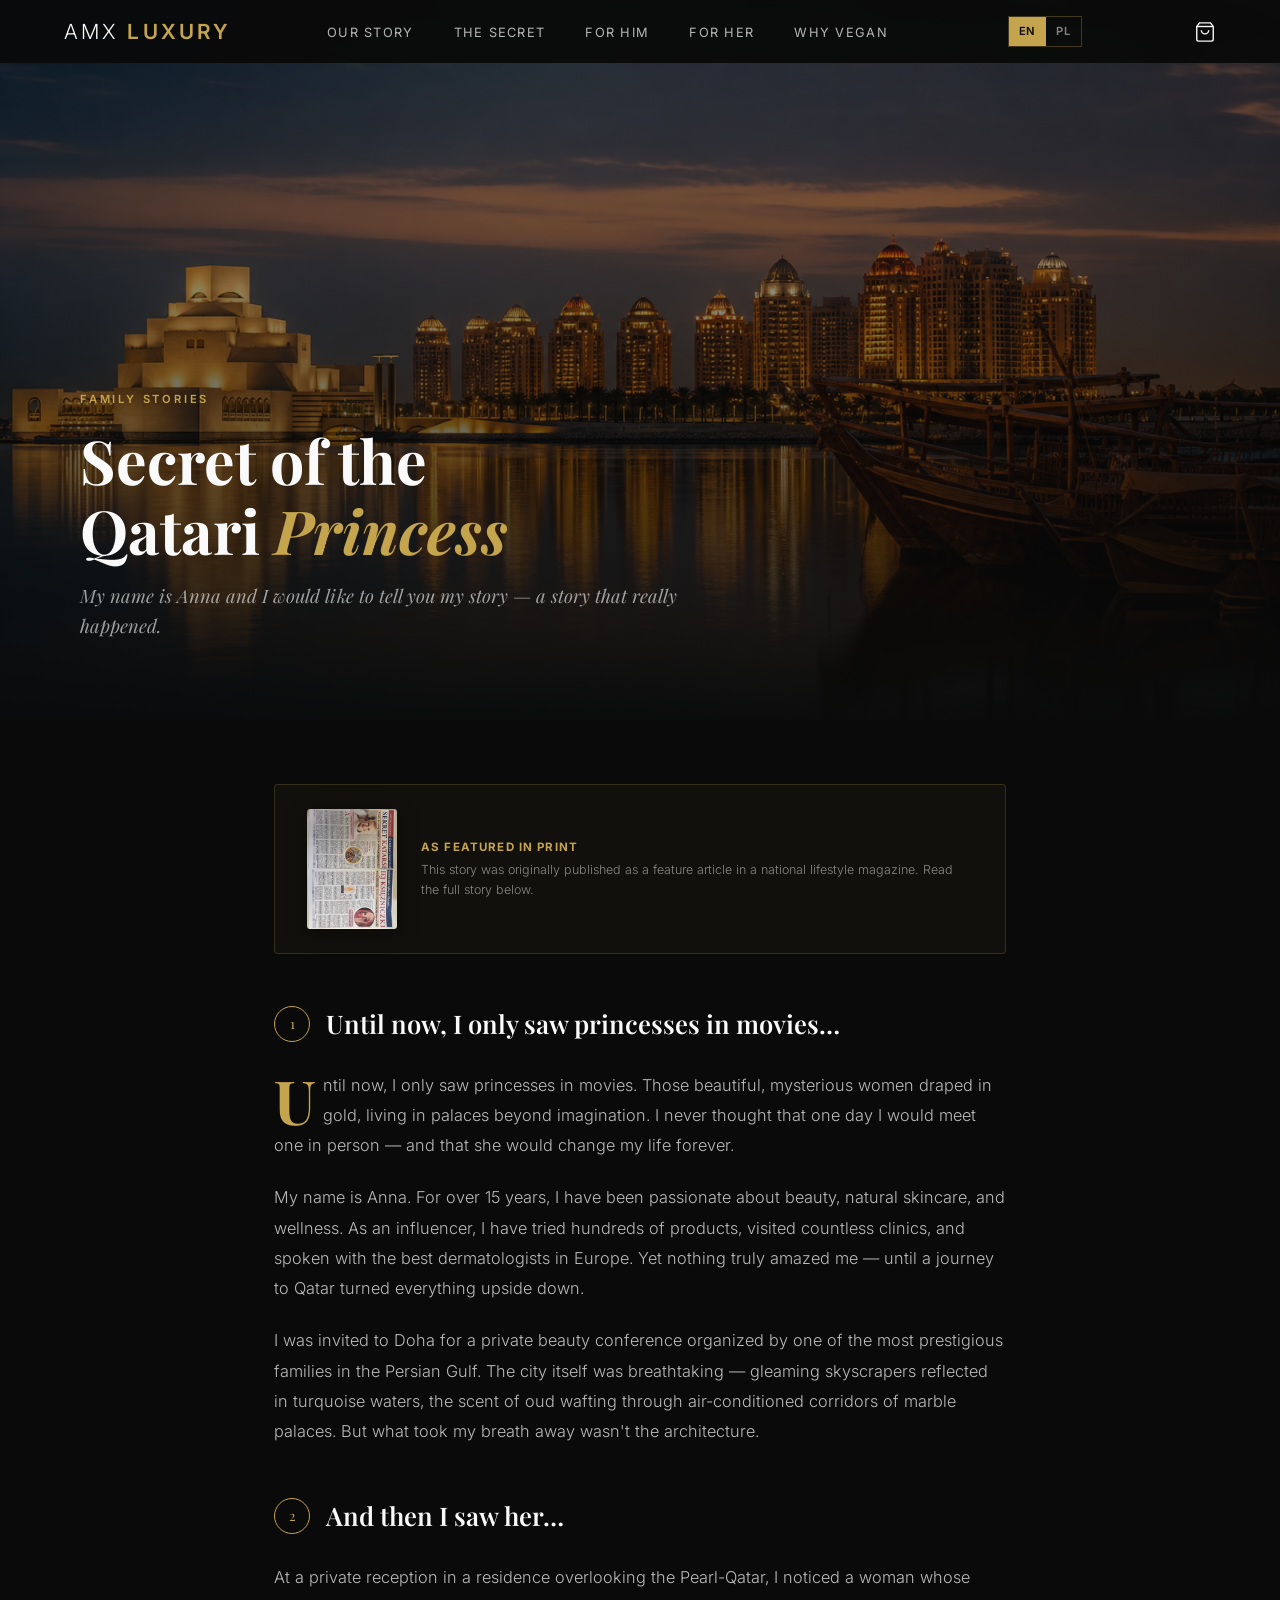
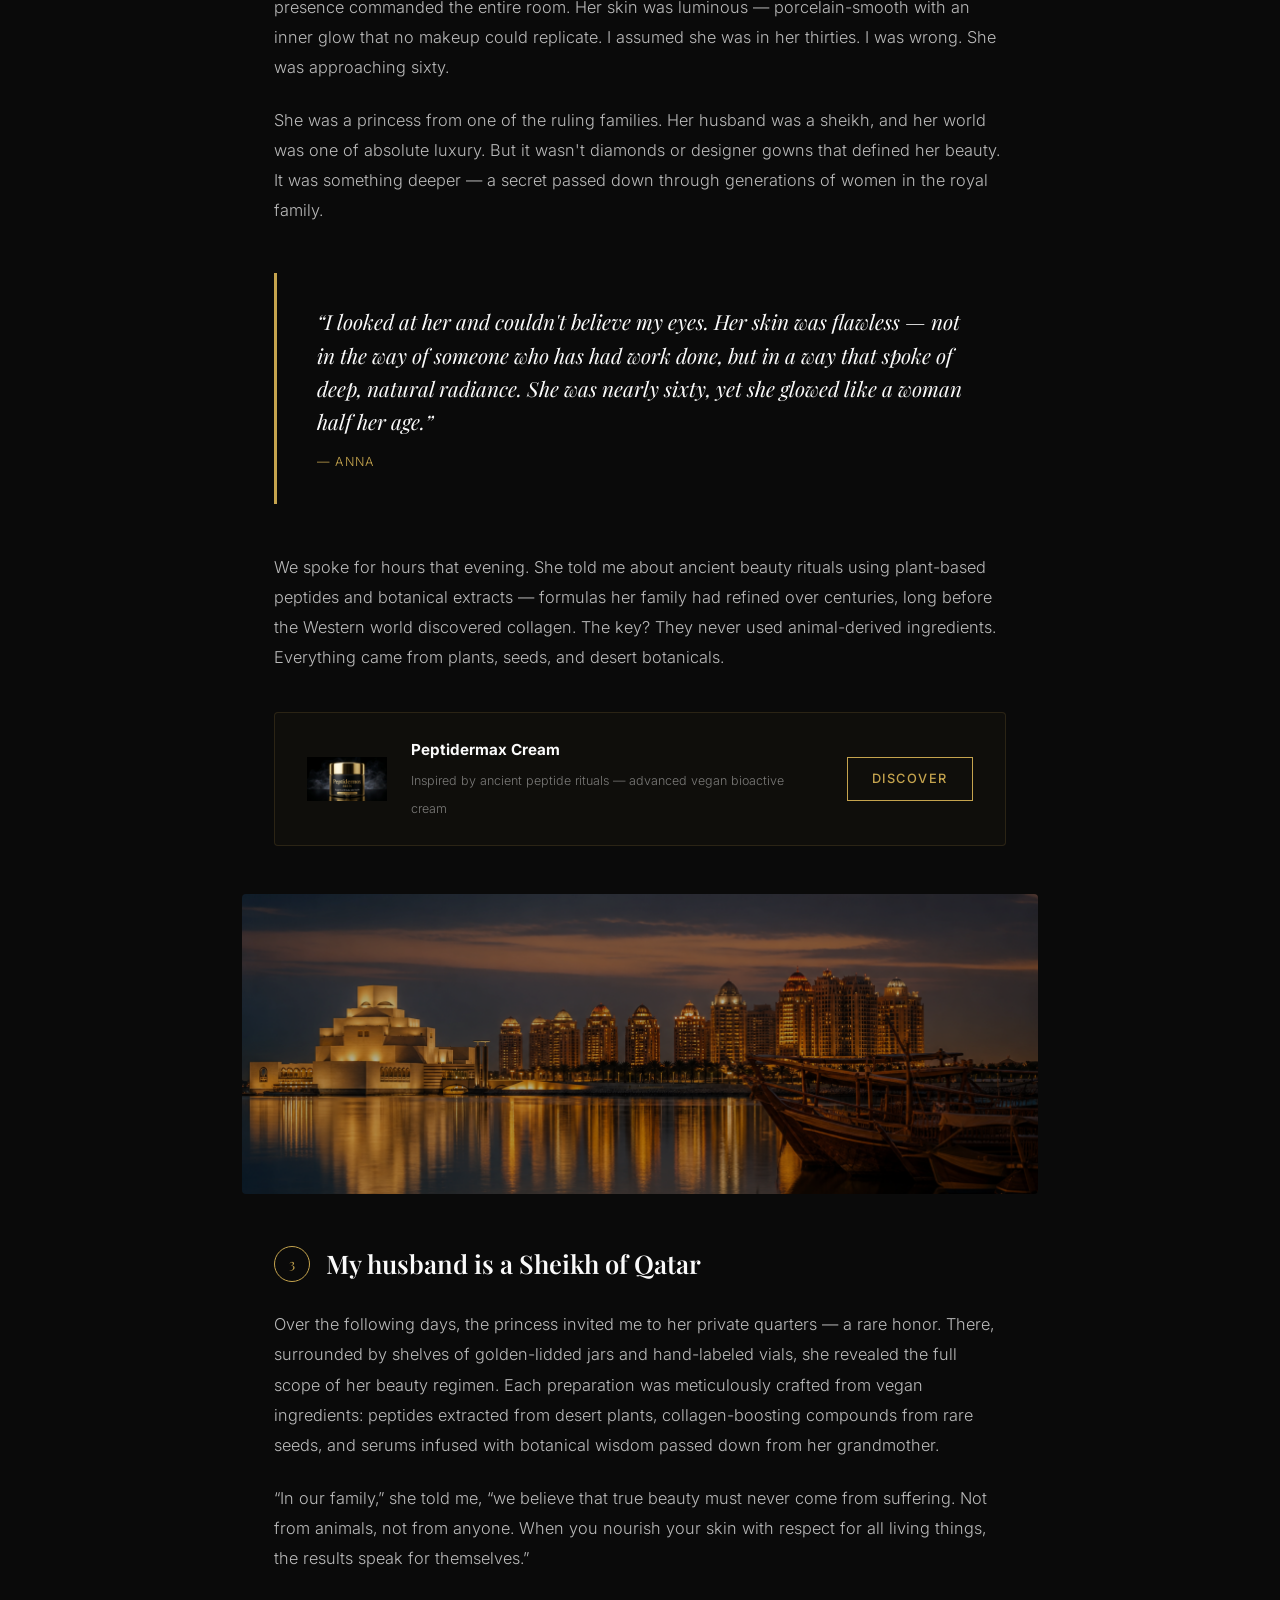
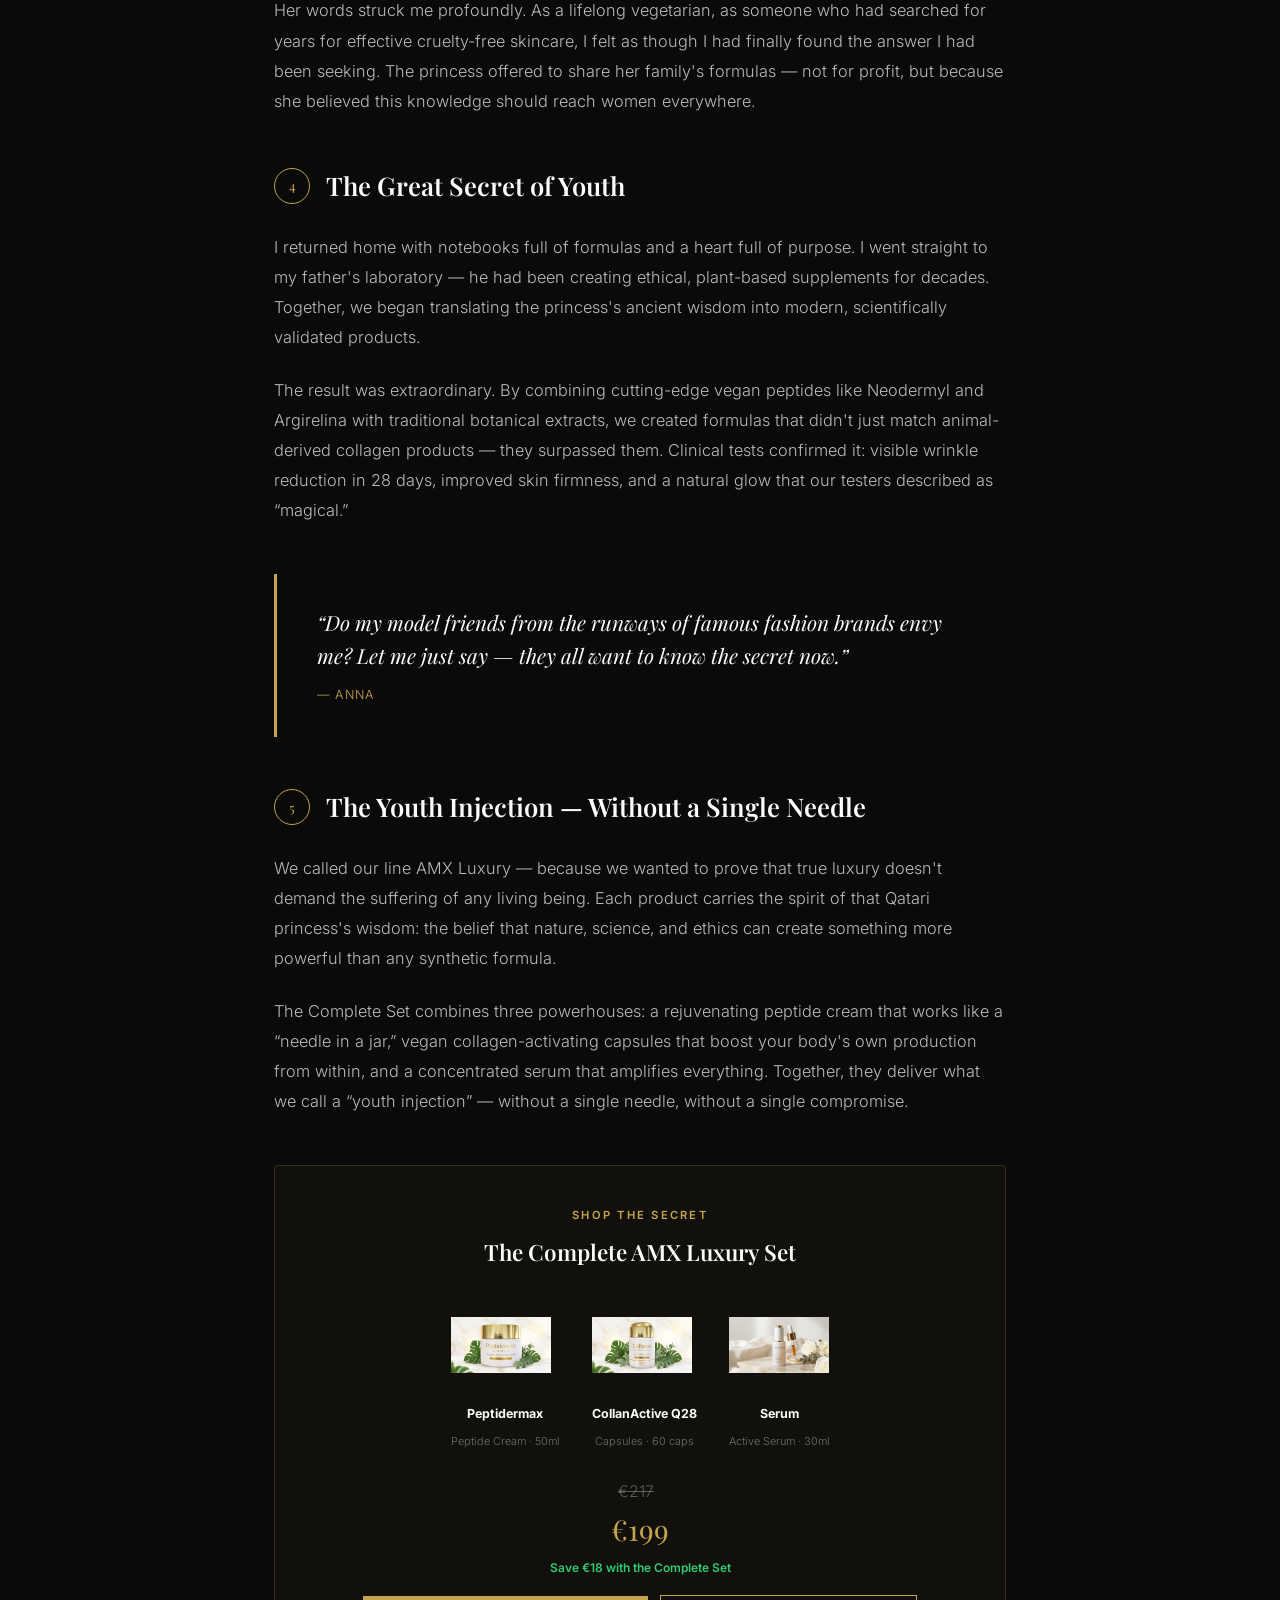
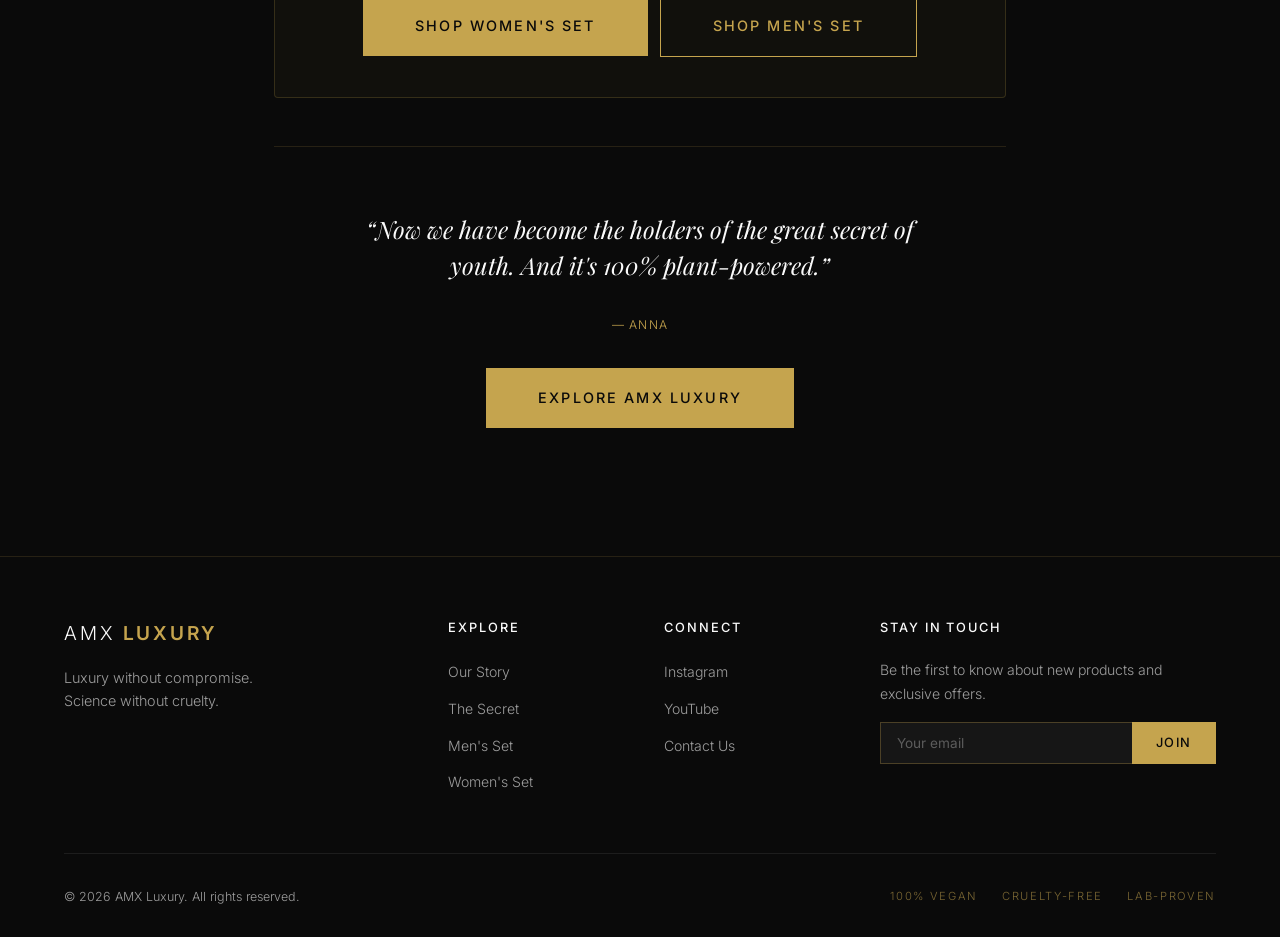
<file: articles/sekret-katarskiej-ksiezniczki.html>
<!DOCTYPE html>
<html lang="en">
<head>
  <meta charset="UTF-8">
  <meta name="viewport" content="width=device-width, initial-scale=1.0">
  <title>Secret of the Qatari Princess — AMX Luxury</title>
  <meta name="description" content="The true story of how Anna discovered an ancient beauty secret from a Qatari princess — and turned it into AMX Luxury's plant-powered skincare line.">
  <link rel="icon" type="image/png" sizes="32x32" href="../images/favicon-32.png">
  <link rel="apple-touch-icon" sizes="180x180" href="../images/favicon.png">
  <meta property="og:title" content="Secret of the Qatari Princess — AMX Luxury">
  <meta property="og:description" content="A true story of beauty, ethics, and a secret that changed everything.">
  <meta property="og:image" content="https://science108.github.io/amx_luxury/images/article-hero.jpg">
  <link rel="preconnect" href="https://fonts.googleapis.com">
  <link rel="preconnect" href="https://fonts.gstatic.com" crossorigin>
  <link href="https://fonts.googleapis.com/css2?family=Playfair+Display:ital,wght@0,400;0,600;0,700;1,400;1,600&family=Inter:wght@300;400;500;600&display=swap" rel="stylesheet">
  <link rel="stylesheet" href="../css/style.css">
  <link rel="stylesheet" href="../css/animations.css">
  <link rel="stylesheet" href="../css/article.css">
  <link rel="stylesheet" href="../css/cart.css">
</head>
<body class="page--dark">

  <!-- NAV -->
  <nav class="nav nav--scrolled">
    <div class="nav__inner">
      <a href="../index.html" class="nav__logo">AMX <span>Luxury</span></a>
      <button class="nav__toggle" id="navToggle" aria-label="Toggle menu">
        <span></span><span></span><span></span>
      </button>
      <ul class="nav__links" id="navLinks">
        <li><a href="../index.html#story" data-i18n="nav.story">Our Story</a></li>
        <li><a href="../articles/sekret-katarskiej-ksiezniczki.html" class="nav__link--active" data-i18n="nav.secret">The Secret</a></li>
        <li><a href="../index.html#men" data-i18n="nav.him">For Him</a></li>
        <li><a href="../index.html#women" data-i18n="nav.her">For Her</a></li>
        <li><a href="../index.html#vegan" data-i18n="nav.vegan">Why Vegan</a></li>
      </ul>
      <div class="lang-switch">
        <button class="lang-switch__btn lang-switch__btn--active" data-lang="en">EN</button>
        <button class="lang-switch__btn" data-lang="pl">PL</button>
      </div>
      <button class="nav__cart-btn" aria-label="Cart">
        <svg viewBox="0 0 24 24" fill="none" stroke="currentColor" stroke-width="1.5"><path d="M6 2L3 6v14a2 2 0 0 0 2 2h14a2 2 0 0 0 2-2V6l-3-4z"/><line x1="3" y1="6" x2="21" y2="6"/><path d="M16 10a4 4 0 0 1-8 0"/></svg>
        <span class="nav__cart-count">0</span>
      </button>
    </div>
  </nav>

  <!-- HERO -->
  <section class="art-hero">
    <div class="art-hero__bg">
      <img src="../images/article-hero.jpg" alt="Doha, Qatar at twilight">
    </div>
    <div class="art-hero__content reveal">
      <div class="art-hero__label" data-i18n="art.label">Family Stories</div>
      <h1 class="art-hero__title" data-i18n="art.title">Secret of the<br>Qatari <em>Princess</em></h1>
      <p class="art-hero__subtitle" data-i18n="art.subtitle">My name is Anna and I would like to tell you my story &mdash; a story that really happened.</p>
    </div>
  </section>

  <!-- ARTICLE BODY -->
  <section class="art-body">
    <div class="container">

      <!-- Magazine scan credibility badge -->
      <div class="art-scan reveal">
        <img src="../images/magazine-scan.png" alt="Magazine article" class="art-scan__img">
        <div class="art-scan__text">
          <strong data-i18n="art.scan.label">As Featured In Print</strong>
          <span data-i18n="art.scan.desc">This story was originally published as a feature article in a national lifestyle magazine. Read the full story below.</span>
        </div>
      </div>

      <!-- Chapter 1 -->
      <div class="art-chapter reveal">
        <span class="art-chapter__num">1</span>
        <h2 class="art-chapter__title" data-i18n="art.ch1.title">Until now, I only saw princesses in movies&hellip;</h2>
      </div>

      <p class="art-dropcap" data-i18n="art.ch1.p1">Until now, I only saw princesses in movies. Those beautiful, mysterious women draped in gold, living in palaces beyond imagination. I never thought that one day I would meet one in person &mdash; and that she would change my life forever.</p>

      <p data-i18n="art.ch1.p2">My name is Anna. For over 15 years, I have been passionate about beauty, natural skincare, and wellness. As an influencer, I have tried hundreds of products, visited countless clinics, and spoken with the best dermatologists in Europe. Yet nothing truly amazed me &mdash; until a journey to Qatar turned everything upside down.</p>

      <p data-i18n="art.ch1.p3">I was invited to Doha for a private beauty conference organized by one of the most prestigious families in the Persian Gulf. The city itself was breathtaking &mdash; gleaming skyscrapers reflected in turquoise waters, the scent of oud wafting through air-conditioned corridors of marble palaces. But what took my breath away wasn't the architecture.</p>

      <!-- Chapter 2 -->
      <div class="art-chapter reveal">
        <span class="art-chapter__num">2</span>
        <h2 class="art-chapter__title" data-i18n="art.ch2.title">And then I saw her&hellip;</h2>
      </div>

      <p data-i18n="art.ch2.p1">At a private reception in a residence overlooking the Pearl-Qatar, I noticed a woman whose presence commanded the entire room. Her skin was luminous &mdash; porcelain-smooth with an inner glow that no makeup could replicate. I assumed she was in her thirties. I was wrong. She was approaching sixty.</p>

      <p data-i18n="art.ch2.p2">She was a princess from one of the ruling families. Her husband was a sheikh, and her world was one of absolute luxury. But it wasn't diamonds or designer gowns that defined her beauty. It was something deeper &mdash; a secret passed down through generations of women in the royal family.</p>

      <div class="art-quote reveal">
        <blockquote data-i18n="art.quote1">&ldquo;I looked at her and couldn't believe my eyes. Her skin was flawless &mdash; not in the way of someone who has had work done, but in a way that spoke of deep, natural radiance. She was nearly sixty, yet she glowed like a woman half her age.&rdquo;</blockquote>
        <cite>&mdash; Anna</cite>
      </div>

      <p data-i18n="art.ch2.p3">We spoke for hours that evening. She told me about ancient beauty rituals using plant-based peptides and botanical extracts &mdash; formulas her family had refined over centuries, long before the Western world discovered collagen. The key? They never used animal-derived ingredients. Everything came from plants, seeds, and desert botanicals.</p>

      <!-- Inline product teaser -->
      <div class="art-product-teaser reveal">
        <img src="../images/peptidermox-men.png" alt="Peptidermax" class="art-product-teaser__img">
        <div class="art-product-teaser__info">
          <strong data-i18n="art.teaser1.title">Peptidermax Cream</strong>
          <span data-i18n="art.teaser1.desc">Inspired by ancient peptide rituals &mdash; advanced vegan bioactive cream</span>
        </div>
        <a href="../products/men-set.html#peptidermax" class="btn btn--outline btn--sm" data-i18n="art.teaser.discover">Discover</a>
      </div>

      <!-- Image break -->
      <div class="art-image-break reveal">
        <img src="../images/article-hero.jpg" alt="Qatar at twilight">
      </div>

      <!-- Chapter 3 -->
      <div class="art-chapter reveal">
        <span class="art-chapter__num">3</span>
        <h2 class="art-chapter__title" data-i18n="art.ch3.title">My husband is a Sheikh of Qatar</h2>
      </div>

      <p data-i18n="art.ch3.p1">Over the following days, the princess invited me to her private quarters &mdash; a rare honor. There, surrounded by shelves of golden-lidded jars and hand-labeled vials, she revealed the full scope of her beauty regimen. Each preparation was meticulously crafted from vegan ingredients: peptides extracted from desert plants, collagen-boosting compounds from rare seeds, and serums infused with botanical wisdom passed down from her grandmother.</p>

      <p data-i18n="art.ch3.p2">&ldquo;In our family,&rdquo; she told me, &ldquo;we believe that true beauty must never come from suffering. Not from animals, not from anyone. When you nourish your skin with respect for all living things, the results speak for themselves.&rdquo;</p>

      <p data-i18n="art.ch3.p3">Her words struck me profoundly. As a lifelong vegetarian, as someone who had searched for years for effective cruelty-free skincare, I felt as though I had finally found the answer I had been seeking. The princess offered to share her family's formulas &mdash; not for profit, but because she believed this knowledge should reach women everywhere.</p>

      <!-- Chapter 4 -->
      <div class="art-chapter reveal">
        <span class="art-chapter__num">4</span>
        <h2 class="art-chapter__title" data-i18n="art.ch4.title">The Great Secret of Youth</h2>
      </div>

      <p data-i18n="art.ch4.p1">I returned home with notebooks full of formulas and a heart full of purpose. I went straight to my father's laboratory &mdash; he had been creating ethical, plant-based supplements for decades. Together, we began translating the princess's ancient wisdom into modern, scientifically validated products.</p>

      <p data-i18n="art.ch4.p2">The result was extraordinary. By combining cutting-edge vegan peptides like Neodermyl and Argirelina with traditional botanical extracts, we created formulas that didn't just match animal-derived collagen products &mdash; they surpassed them. Clinical tests confirmed it: visible wrinkle reduction in 28 days, improved skin firmness, and a natural glow that our testers described as &ldquo;magical.&rdquo;</p>

      <div class="art-quote reveal">
        <blockquote data-i18n="art.quote2">&ldquo;Do my model friends from the runways of famous fashion brands envy me? Let me just say &mdash; they all want to know the secret now.&rdquo;</blockquote>
        <cite>&mdash; Anna</cite>
      </div>

      <!-- Chapter 5 -->
      <div class="art-chapter reveal">
        <span class="art-chapter__num">5</span>
        <h2 class="art-chapter__title" data-i18n="art.ch5.title">The Youth Injection &mdash; Without a Single Needle</h2>
      </div>

      <p data-i18n="art.ch5.p1">We called our line AMX Luxury &mdash; because we wanted to prove that true luxury doesn't demand the suffering of any living being. Each product carries the spirit of that Qatari princess's wisdom: the belief that nature, science, and ethics can create something more powerful than any synthetic formula.</p>

      <p data-i18n="art.ch5.p2">The Complete Set combines three powerhouses: a rejuvenating peptide cream that works like a &ldquo;needle in a jar,&rdquo; vegan collagen-activating capsules that boost your body's own production from within, and a concentrated serum that amplifies everything. Together, they deliver what we call a &ldquo;youth injection&rdquo; &mdash; without a single needle, without a single compromise.</p>

      <!-- Full product showcase -->
      <div class="art-products reveal">
        <div class="art-products__label" data-i18n="art.shop.label">Shop the Secret</div>
        <h3 class="art-products__title" data-i18n="art.shop.title">The Complete AMX Luxury Set</h3>
        <div class="art-products__grid">
          <div class="art-products__item">
            <img src="../images/peptidermox-women.png" alt="Peptidermax">
            <strong>Peptidermax</strong>
            <span data-i18n="art.shop.cream">Peptide Cream &middot; 50ml</span>
          </div>
          <div class="art-products__item">
            <img src="../images/collasax-women.png" alt="CollanActive Q28">
            <strong>CollanActive Q28</strong>
            <span data-i18n="art.shop.caps">Capsules &middot; 60 caps</span>
          </div>
          <div class="art-products__item">
            <img src="../images/serum-women.png" alt="Serum">
            <strong>Serum</strong>
            <span data-i18n="art.shop.serum">Active Serum &middot; 30ml</span>
          </div>
        </div>
        <div class="art-products__price-old">&euro;217</div>
        <div class="art-products__price">&euro;199</div>
        <div class="art-products__save" data-i18n="art.shop.save">Save &euro;18 with the Complete Set</div>
        <a href="../products/women-set.html" class="btn btn--gold btn--lg" data-i18n="art.shop.cta.women">Shop Women's Set</a>
        &nbsp;
        <a href="../products/men-set.html" class="btn btn--outline btn--lg" data-i18n="art.shop.cta.men">Shop Men's Set</a>
      </div>

      <!-- Final CTA -->
      <div class="art-cta reveal">
        <blockquote data-i18n="art.final.quote">&ldquo;Now we have become the holders of the great secret of youth. And it's 100% plant-powered.&rdquo;</blockquote>
        <cite>&mdash; Anna</cite>
        <a href="../index.html#women" class="btn btn--gold btn--lg" data-i18n="art.final.cta">Explore AMX Luxury</a>
      </div>

    </div>
  </section>

  <!-- FOOTER -->
  <footer class="footer">
    <div class="container">
      <div class="footer__grid">
        <div class="footer__brand">
          <a href="../index.html" class="footer__logo">AMX <span>Luxury</span></a>
          <p data-i18n="footer.tagline">Luxury without compromise.<br>Science without cruelty.</p>
        </div>
        <div class="footer__links">
          <h4 data-i18n="footer.explore">Explore</h4>
          <ul>
            <li><a href="../index.html#story" data-i18n="nav.story">Our Story</a></li>
            <li><a href="../articles/sekret-katarskiej-ksiezniczki.html" data-i18n="nav.secret">The Secret</a></li>
            <li><a href="../products/men-set.html" data-i18n="footer.men">Men's Set</a></li>
            <li><a href="../products/women-set.html" data-i18n="footer.women">Women's Set</a></li>
          </ul>
        </div>
        <div class="footer__links">
          <h4 data-i18n="footer.connect">Connect</h4>
          <ul>
            <li><a href="#">Instagram</a></li>
            <li><a href="#">YouTube</a></li>
            <li><a href="#" data-i18n="footer.contact">Contact Us</a></li>
          </ul>
        </div>
        <div class="footer__newsletter">
          <h4 data-i18n="footer.newsletter">Stay in Touch</h4>
          <p data-i18n="footer.nl.text">Be the first to know about new products and exclusive offers.</p>
          <form class="footer__form" onsubmit="return false;">
            <input type="email" placeholder="Your email" aria-label="Email address" required data-i18n-ph="footer.nl.ph">
            <button type="submit" class="btn btn--gold btn--sm" data-i18n="footer.nl.btn">Join</button>
          </form>
        </div>
      </div>
      <div class="footer__bottom">
        <p data-i18n="footer.copy">&copy; 2026 AMX Luxury. All rights reserved.</p>
        <div class="footer__badges">
          <span data-i18n="trust.vegan">Vegan</span><span data-i18n="trust.cruelty">Cruelty-Free</span><span data-i18n="trust.lab">Lab-Proven</span>
        </div>
      </div>
    </div>
  </footer>

  <script src="../js/main.js"></script>
  <script src="../js/i18n.js"></script>
  <script src="../js/cart.js"></script>
</body>
</html>
</file>
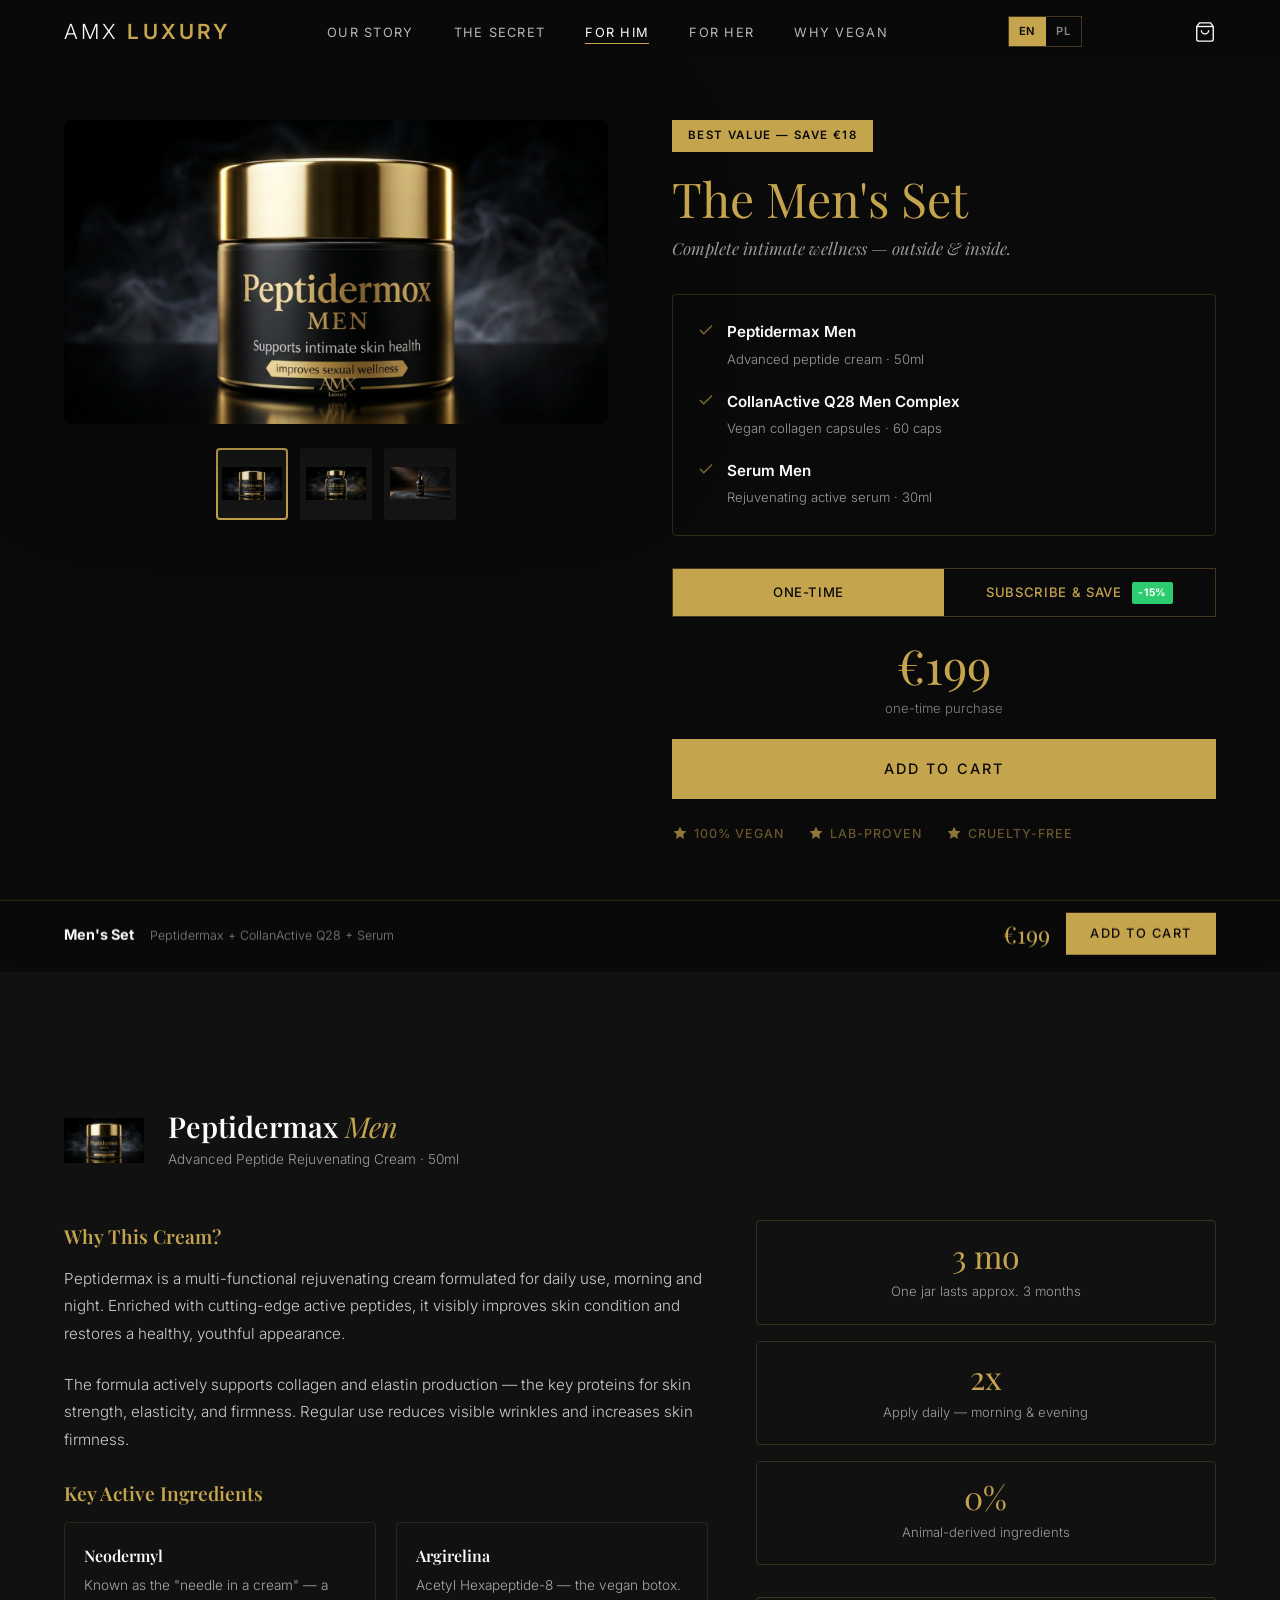
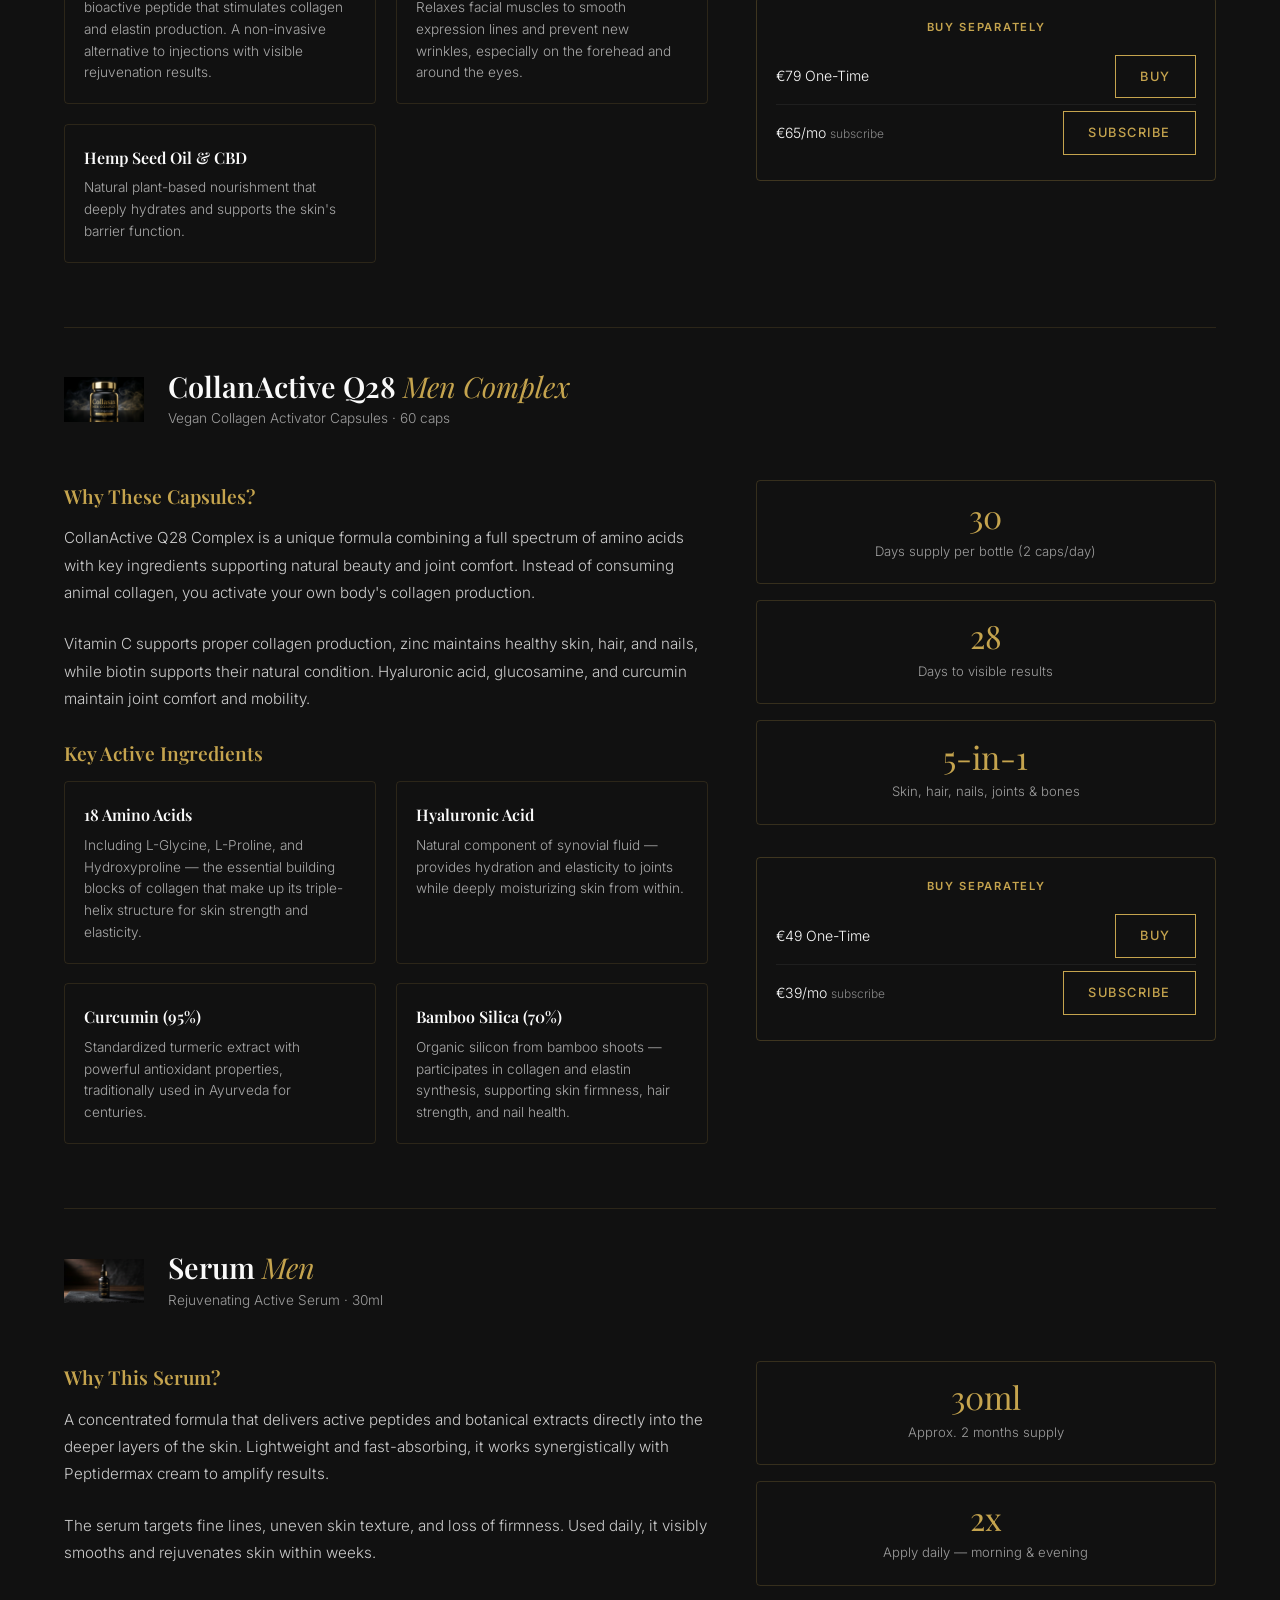
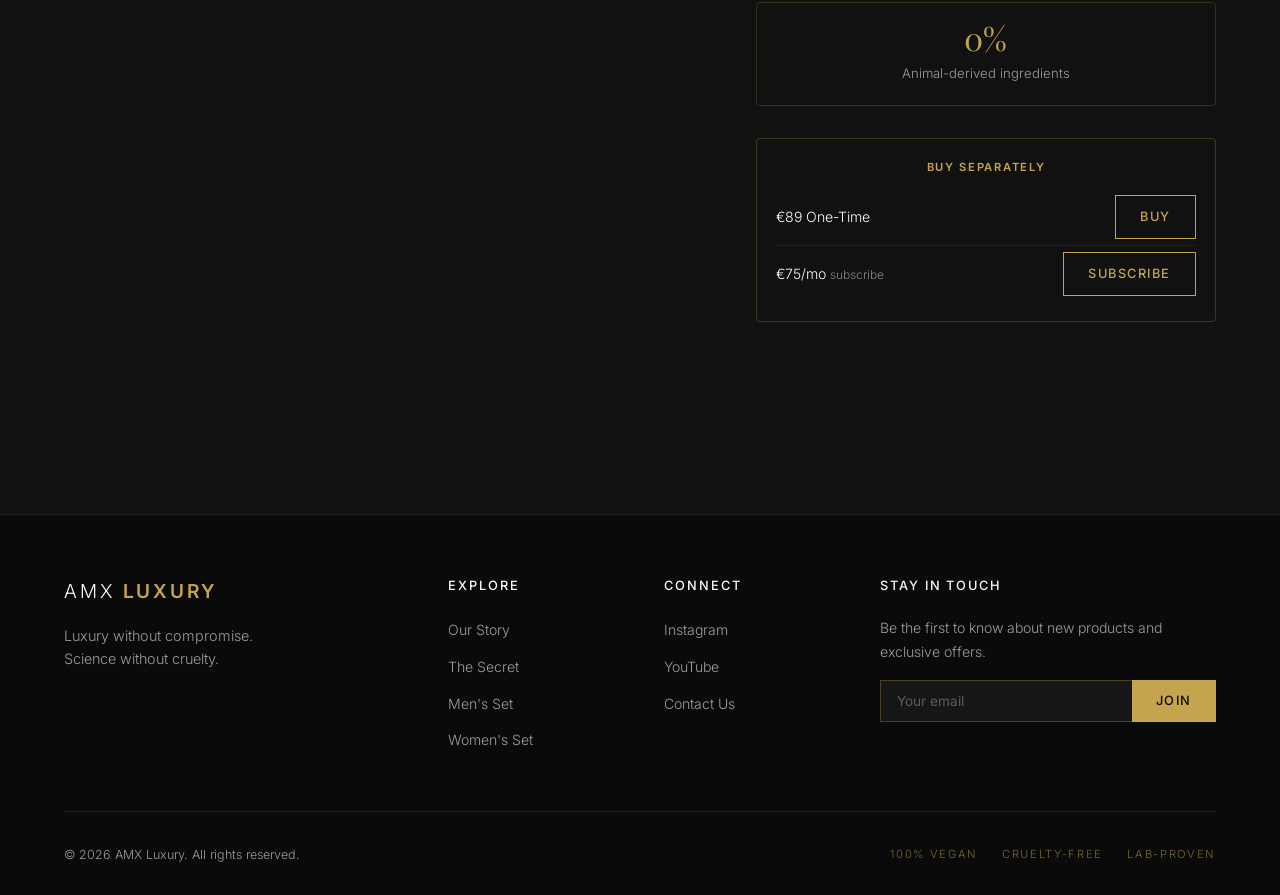
<file: products/men-set.html>
<!DOCTYPE html>
<html lang="en">
<head>
  <meta charset="UTF-8">
  <meta name="viewport" content="width=device-width, initial-scale=1.0">
  <title>Men's Wellness Set — AMX Luxury</title>
  <meta name="description" content="Peptidermax Men cream + CollanActive Q28 Men Complex. Complete intimate wellness from outside &amp; inside. 100% vegan, lab-proven.">
  <link rel="icon" type="image/png" sizes="32x32" href="../images/favicon-32.png">
  <link rel="apple-touch-icon" sizes="180x180" href="../images/favicon.png">
  <meta property="og:title" content="Men's Wellness Set — AMX Luxury">
  <meta property="og:image" content="https://science108.github.io/amx_luxury/images/og-image.jpg">
  <link rel="preconnect" href="https://fonts.googleapis.com">
  <link rel="preconnect" href="https://fonts.gstatic.com" crossorigin>
  <link href="https://fonts.googleapis.com/css2?family=Playfair+Display:ital,wght@0,400;0,600;0,700;1,400;1,600&family=Inter:wght@300;400;500;600&display=swap" rel="stylesheet">
  <link rel="stylesheet" href="../css/style.css">
  <link rel="stylesheet" href="../css/animations.css">
  <link rel="stylesheet" href="../css/product.css">
  <link rel="stylesheet" href="../css/cart.css">
</head>
<body class="page--dark">

  <!-- NAV -->
  <nav class="nav nav--scrolled">
    <div class="nav__inner">
      <a href="../index.html" class="nav__logo">AMX <span>Luxury</span></a>
      <button class="nav__toggle" id="navToggle" aria-label="Toggle menu">
        <span></span><span></span><span></span>
      </button>
      <ul class="nav__links" id="navLinks">
        <li><a href="../index.html#story" data-i18n="nav.story">Our Story</a></li>
        <li><a href="../articles/sekret-katarskiej-ksiezniczki.html" data-i18n="nav.secret">The Secret</a></li>
        <li><a href="men-set.html" class="nav__link--active" data-i18n="nav.him">For Him</a></li>
        <li><a href="women-set.html" data-i18n="nav.her">For Her</a></li>
        <li><a href="../index.html#vegan" data-i18n="nav.vegan">Why Vegan</a></li>
      </ul>
      <div class="lang-switch">
        <button class="lang-switch__btn lang-switch__btn--active" data-lang="en">EN</button>
        <button class="lang-switch__btn" data-lang="pl">PL</button>
      </div>
      <button class="nav__cart-btn" aria-label="Cart">
        <svg viewBox="0 0 24 24" fill="none" stroke="currentColor" stroke-width="1.5"><path d="M6 2L3 6v14a2 2 0 0 0 2 2h14a2 2 0 0 0 2-2V6l-3-4z"/><line x1="3" y1="6" x2="21" y2="6"/><path d="M16 10a4 4 0 0 1-8 0"/></svg>
        <span class="nav__cart-count">0</span>
      </button>
    </div>
  </nav>

  <!-- HERO PRODUCT -->
  <header class="ph">
    <div class="container">
      <div class="ph__grid">
        <div class="ph__images reveal">
          <div class="ph__image-main">
            <img src="../images/peptidermox-men.png" alt="Peptidermax Men cream" id="heroImg">
          </div>
          <div class="ph__thumbs">
            <button class="ph__thumb ph__thumb--active" onclick="switchImage(this, '../images/peptidermox-men.png')">
              <img src="../images/peptidermox-men.png" alt="Peptidermax Men">
            </button>
            <button class="ph__thumb" onclick="switchImage(this, '../images/collasax-men.png')">
              <img src="../images/collasax-men.png" alt="CollanActive Q28 Men">
            </button>
            <button class="ph__thumb" onclick="switchImage(this, '../images/serum-men.png')">
              <img src="../images/serum-men.png" alt="Serum Men">
            </button>
          </div>
        </div>

        <div class="ph__info reveal">
          <div class="ph__badge" data-i18n="ph.badge">Best Value — Save &euro;18</div>
          <h1 class="ph__title" data-i18n="ph.title.men">The Men's Set</h1>
          <p class="ph__tagline" data-i18n="ph.tagline">Complete intimate wellness &mdash; outside &amp; inside.</p>

          <div class="ph__includes">
            <div class="ph__includes-item">
              <span class="ph__includes-icon">
                <svg viewBox="0 0 24 24" fill="none" stroke="currentColor" stroke-width="2"><path d="M20 6 9 17l-5-5"/></svg>
              </span>
              <div>
                <strong>Peptidermax Men</strong>
                <span data-i18n="ph.inc.cream">Advanced peptide cream &middot; 50ml</span>
              </div>
            </div>
            <div class="ph__includes-item">
              <span class="ph__includes-icon">
                <svg viewBox="0 0 24 24" fill="none" stroke="currentColor" stroke-width="2"><path d="M20 6 9 17l-5-5"/></svg>
              </span>
              <div>
                <strong>CollanActive Q28 Men Complex</strong>
                <span data-i18n="ph.inc.caps">Vegan collagen capsules &middot; 60 caps</span>
              </div>
            </div>
            <div class="ph__includes-item">
              <span class="ph__includes-icon">
                <svg viewBox="0 0 24 24" fill="none" stroke="currentColor" stroke-width="2"><path d="M20 6 9 17l-5-5"/></svg>
              </span>
              <div>
                <strong>Serum Men</strong>
                <span data-i18n="ph.inc.serum">Rejuvenating active serum &middot; 30ml</span>
              </div>
            </div>
          </div>

          <!-- Pricing toggle -->
          <div class="pricing">
            <div class="pricing__toggle">
              <button class="pricing__tab pricing__tab--active" data-plan="onetime" data-i18n="pricing.onetime">One-Time</button>
              <button class="pricing__tab" data-plan="subscribe">
                <span data-i18n="pricing.subscribe">Subscribe &amp; Save</span>
                <span class="pricing__tab-badge">-15%</span>
              </button>
            </div>

            <div class="pricing__plan pricing__plan--active" data-plan="onetime">
              <div class="pricing__price">
                <span class="pricing__amount">&euro;199</span>
                <span class="pricing__period" data-i18n="pricing.once.label">one-time purchase</span>
              </div>
              <button class="btn btn--gold btn--lg btn--full" data-checkout="set-3-men-onetime" data-i18n="pricing.addtocart">Add to Cart</button>
            </div>

            <div class="pricing__plan" data-plan="subscribe">
              <div class="pricing__price">
                <span class="pricing__amount">&euro;169</span>
                <span class="pricing__period" data-i18n="pricing.mo">/ month</span>
                <span class="pricing__save" data-i18n="pricing.save30">Save &euro;30 every month</span>
              </div>
              <button class="btn btn--gold btn--lg btn--full" data-checkout="set-3-men-sub" data-i18n="pricing.subnow">Subscribe Now</button>
              <p class="pricing__note" data-i18n="pricing.note">Cancel anytime. Free shipping on subscriptions.</p>
            </div>
          </div>

          <div class="ph__trust">
            <span><svg viewBox="0 0 20 20" fill="currentColor" width="16" height="16"><path d="M10 1l2.39 4.84L18 6.71l-4 3.9.94 5.5L10 13.27 5.06 16.1 6 10.6 2 6.7l5.61-.86L10 1z"/></svg> <span data-i18n="trust.vegan">100% Vegan</span></span>
            <span><svg viewBox="0 0 20 20" fill="currentColor" width="16" height="16"><path d="M10 1l2.39 4.84L18 6.71l-4 3.9.94 5.5L10 13.27 5.06 16.1 6 10.6 2 6.7l5.61-.86L10 1z"/></svg> <span data-i18n="trust.lab">Lab-Proven</span></span>
            <span><svg viewBox="0 0 20 20" fill="currentColor" width="16" height="16"><path d="M10 1l2.39 4.84L18 6.71l-4 3.9.94 5.5L10 13.27 5.06 16.1 6 10.6 2 6.7l5.61-.86L10 1z"/></svg> <span data-i18n="trust.cruelty">Cruelty-Free</span></span>
          </div>
        </div>
      </div>
    </div>
  </header>

  <!-- PRODUCT DETAILS -->
  <section class="pd" id="details">
    <div class="container">

      <!-- PRODUCT 1: Peptidermax -->
      <div class="pd__product" id="peptidermax">
        <div class="pd__product-header reveal">
          <img src="../images/peptidermox-men.png" alt="Peptidermax Men" class="pd__product-thumb">
          <div>
            <h2>Peptidermax <em>Men</em></h2>
            <p class="pd__product-sub" data-i18n="pd.cream.sub">Advanced Peptide Rejuvenating Cream &middot; 50ml</p>
          </div>
        </div>

        <div class="pd__grid reveal">
          <div class="pd__description">
            <h3 data-i18n="pd.cream.h3">Why This Cream?</h3>
            <p data-i18n="pd.cream.p1">Peptidermax is a multi-functional rejuvenating cream formulated for daily use, morning and night. Enriched with cutting-edge active peptides, it visibly improves skin condition and restores a healthy, youthful appearance.</p>
            <p data-i18n="pd.cream.p2">The formula actively supports collagen and elastin production &mdash; the key proteins for skin strength, elasticity, and firmness. Regular use reduces visible wrinkles and increases skin firmness.</p>

            <h3 data-i18n="pd.ingredients.title">Key Active Ingredients</h3>
            <div class="pd__ingredients">
              <div class="pd__ingredient">
                <h4>Neodermyl</h4>
                <p data-i18n="pd.neo.text">Known as the "needle in a cream" &mdash; a bioactive peptide that stimulates collagen and elastin production. A non-invasive alternative to injections with visible rejuvenation results.</p>
              </div>
              <div class="pd__ingredient">
                <h4>Argirelina</h4>
                <p data-i18n="pd.argi.text">Acetyl Hexapeptide-8 &mdash; the vegan botox. Relaxes facial muscles to smooth expression lines and prevent new wrinkles, especially on the forehead and around the eyes.</p>
              </div>
              <div class="pd__ingredient">
                <h4>Hemp Seed Oil &amp; CBD</h4>
                <p data-i18n="pd.hemp.text">Natural plant-based nourishment that deeply hydrates and supports the skin's barrier function.</p>
              </div>
            </div>
          </div>

          <div class="pd__highlights">
            <div class="pd__highlight-card">
              <span class="pd__highlight-num">3 mo</span>
              <span class="pd__highlight-label" data-i18n="pd.hl.3mo">One jar lasts approx. 3 months</span>
            </div>
            <div class="pd__highlight-card">
              <span class="pd__highlight-num">2x</span>
              <span class="pd__highlight-label" data-i18n="pd.hl.2x">Apply daily &mdash; morning &amp; evening</span>
            </div>
            <div class="pd__highlight-card">
              <span class="pd__highlight-num">0%</span>
              <span class="pd__highlight-label" data-i18n="pd.hl.0pct">Animal-derived ingredients</span>
            </div>

            <div class="pd__buy-single">
              <p class="pd__buy-single-label" data-i18n="pd.buy.label">Buy Separately</p>
              <div class="pricing__mini">
                <div class="pricing__mini-row">
                  <span>&euro;79 <span data-i18n="pricing.onetime">one-time</span></span>
                  <button class="btn btn--outline btn--sm" data-checkout="cream-men-onetime" data-i18n="pd.buy.buy">Buy</button>
                </div>
                <div class="pricing__mini-row">
                  <span>&euro;65/mo <em data-i18n="pd.buy.subscribe">subscribe</em></span>
                  <button class="btn btn--outline btn--sm" data-checkout="cream-men-sub" data-i18n="pd.buy.sub">Subscribe</button>
                </div>
              </div>
            </div>
          </div>
        </div>
      </div>

      <div class="pd__separator"></div>

      <!-- PRODUCT 2: CollanActive Q28 -->
      <div class="pd__product" id="collanactive">
        <div class="pd__product-header reveal">
          <img src="../images/collasax-men.png" alt="CollanActive Q28 Men Complex" class="pd__product-thumb">
          <div>
            <h2>CollanActive Q28 <em>Men Complex</em></h2>
            <p class="pd__product-sub" data-i18n="pd.caps.sub">Vegan Collagen Activator Capsules &middot; 60 caps</p>
          </div>
        </div>

        <div class="pd__grid reveal">
          <div class="pd__description">
            <h3 data-i18n="pd.caps.h3">Why These Capsules?</h3>
            <p data-i18n="pd.caps.p1">CollanActive Q28 Complex is a unique formula combining a full spectrum of amino acids with key ingredients supporting natural beauty and joint comfort. Instead of consuming animal collagen, you activate your own body's collagen production.</p>
            <p data-i18n="pd.caps.p2">Vitamin C supports proper collagen production, zinc maintains healthy skin, hair, and nails, while biotin supports their natural condition. Hyaluronic acid, glucosamine, and curcumin maintain joint comfort and mobility.</p>

            <h3 data-i18n="pd.ingredients.title">Key Active Ingredients</h3>
            <div class="pd__ingredients">
              <div class="pd__ingredient">
                <h4>18 Amino Acids</h4>
                <p data-i18n="pd.amino.text">Including L-Glycine, L-Proline, and Hydroxyproline &mdash; the essential building blocks of collagen that make up its triple-helix structure for skin strength and elasticity.</p>
              </div>
              <div class="pd__ingredient">
                <h4>Hyaluronic Acid</h4>
                <p data-i18n="pd.ha.text">Natural component of synovial fluid &mdash; provides hydration and elasticity to joints while deeply moisturizing skin from within.</p>
              </div>
              <div class="pd__ingredient">
                <h4>Curcumin (95%)</h4>
                <p data-i18n="pd.curc.text">Standardized turmeric extract with powerful antioxidant properties, traditionally used in Ayurveda for centuries.</p>
              </div>
              <div class="pd__ingredient">
                <h4>Bamboo Silica (70%)</h4>
                <p data-i18n="pd.bamboo.text">Organic silicon from bamboo shoots &mdash; participates in collagen and elastin synthesis, supporting skin firmness, hair strength, and nail health.</p>
              </div>
            </div>
          </div>

          <div class="pd__highlights">
            <div class="pd__highlight-card">
              <span class="pd__highlight-num">30</span>
              <span class="pd__highlight-label" data-i18n="pd.hl.30">Days supply per bottle (2 caps/day)</span>
            </div>
            <div class="pd__highlight-card">
              <span class="pd__highlight-num">28</span>
              <span class="pd__highlight-label" data-i18n="pd.hl.28">Days to visible results</span>
            </div>
            <div class="pd__highlight-card">
              <span class="pd__highlight-num">5-in-1</span>
              <span class="pd__highlight-label" data-i18n="pd.hl.5in1">Skin, hair, nails, joints &amp; bones</span>
            </div>

            <div class="pd__buy-single">
              <p class="pd__buy-single-label" data-i18n="pd.buy.label">Buy Separately</p>
              <div class="pricing__mini">
                <div class="pricing__mini-row">
                  <span>&euro;49 <span data-i18n="pricing.onetime">one-time</span></span>
                  <button class="btn btn--outline btn--sm" data-checkout="caps-men-onetime" data-i18n="pd.buy.buy">Buy</button>
                </div>
                <div class="pricing__mini-row">
                  <span>&euro;39/mo <em data-i18n="pd.buy.subscribe">subscribe</em></span>
                  <button class="btn btn--outline btn--sm" data-checkout="caps-men-sub" data-i18n="pd.buy.sub">Subscribe</button>
                </div>
              </div>
            </div>
          </div>
        </div>
      </div>

      <div class="pd__separator"></div>

      <!-- PRODUCT 3: Serum -->
      <div class="pd__product" id="serum">
        <div class="pd__product-header reveal">
          <img src="../images/serum-men.png" alt="Serum Men" class="pd__product-thumb">
          <div>
            <h2>Serum <em>Men</em></h2>
            <p class="pd__product-sub" data-i18n="pd.serum.sub">Rejuvenating Active Serum &middot; 30ml</p>
          </div>
        </div>

        <div class="pd__grid reveal">
          <div class="pd__description">
            <h3 data-i18n="pd.serum.h3">Why This Serum?</h3>
            <p data-i18n="pd.serum.p1">A concentrated formula that delivers active peptides and botanical extracts directly into the deeper layers of the skin. Lightweight and fast-absorbing, it works synergistically with Peptidermax cream to amplify results.</p>
            <p data-i18n="pd.serum.p2">The serum targets fine lines, uneven skin texture, and loss of firmness. Used daily, it visibly smooths and rejuvenates skin within weeks.</p>
          </div>

          <div class="pd__highlights">
            <div class="pd__highlight-card">
              <span class="pd__highlight-num">30ml</span>
              <span class="pd__highlight-label" data-i18n="pd.serum.hl.size">Approx. 2 months supply</span>
            </div>
            <div class="pd__highlight-card">
              <span class="pd__highlight-num">2x</span>
              <span class="pd__highlight-label" data-i18n="pd.hl.2x">Apply daily &mdash; morning &amp; evening</span>
            </div>
            <div class="pd__highlight-card">
              <span class="pd__highlight-num">0%</span>
              <span class="pd__highlight-label" data-i18n="pd.hl.0pct">Animal-derived ingredients</span>
            </div>

            <div class="pd__buy-single">
              <p class="pd__buy-single-label" data-i18n="pd.buy.label">Buy Separately</p>
              <div class="pricing__mini">
                <div class="pricing__mini-row">
                  <span>&euro;89 <span data-i18n="pricing.onetime">one-time</span></span>
                  <button class="btn btn--outline btn--sm" data-checkout="serum-men-onetime" data-i18n="pd.buy.buy">Buy</button>
                </div>
                <div class="pricing__mini-row">
                  <span>&euro;75/mo <em data-i18n="pd.buy.subscribe">subscribe</em></span>
                  <button class="btn btn--outline btn--sm" data-checkout="serum-men-sub" data-i18n="pd.buy.sub">Subscribe</button>
                </div>
              </div>
            </div>
          </div>
        </div>
      </div>


    </div>
  </section>

  <!-- STICKY CTA BAR -->
  <div class="sticky-bar" id="stickyBar">
    <div class="container">
      <div class="sticky-bar__inner">
        <div class="sticky-bar__info">
          <strong data-i18n="sticky.men">Men's Set</strong>
          <span>Peptidermax + CollanActive Q28 + Serum</span>
        </div>
        <div class="sticky-bar__action">
          <span class="sticky-bar__price">&euro;199</span>
          <button class="btn btn--gold btn--sm" data-checkout="set-3-men-onetime" data-i18n="sticky.addtocart">Add to Cart</button>
        </div>
      </div>
    </div>
  </div>

  <!-- FOOTER -->
  <footer class="footer">
    <div class="container">
      <div class="footer__grid">
        <div class="footer__brand">
          <a href="../index.html" class="footer__logo">AMX <span>Luxury</span></a>
          <p data-i18n="footer.tagline">Luxury without compromise.<br>Science without cruelty.</p>
        </div>
        <div class="footer__links">
          <h4 data-i18n="footer.explore">Explore</h4>
          <ul>
            <li><a href="../index.html#story" data-i18n="nav.story">Our Story</a></li>
            <li><a href="../articles/sekret-katarskiej-ksiezniczki.html" data-i18n="nav.secret">The Secret</a></li>
            <li><a href="men-set.html" data-i18n="footer.men">Men's Set</a></li>
            <li><a href="women-set.html" data-i18n="footer.women">Women's Set</a></li>
          </ul>
        </div>
        <div class="footer__links">
          <h4 data-i18n="footer.connect">Connect</h4>
          <ul>
            <li><a href="#">Instagram</a></li>
            <li><a href="#">YouTube</a></li>
            <li><a href="#" data-i18n="footer.contact">Contact Us</a></li>
          </ul>
        </div>
        <div class="footer__newsletter">
          <h4 data-i18n="footer.newsletter">Stay in Touch</h4>
          <p data-i18n="footer.nl.text">Be the first to know about new products and exclusive offers.</p>
          <form class="footer__form" onsubmit="return false;">
            <input type="email" placeholder="Your email" aria-label="Email address" required data-i18n-ph="footer.nl.ph">
            <button type="submit" class="btn btn--gold btn--sm" data-i18n="footer.nl.btn">Join</button>
          </form>
        </div>
      </div>
      <div class="footer__bottom">
        <p data-i18n="footer.copy">&copy; 2026 AMX Luxury. All rights reserved.</p>
        <div class="footer__badges">
          <span data-i18n="trust.vegan">Vegan</span><span data-i18n="trust.cruelty">Cruelty-Free</span><span data-i18n="trust.lab">Lab-Proven</span>
        </div>
      </div>
    </div>
  </footer>

  <script src="../js/main.js"></script>
  <script src="../js/i18n.js"></script>
  <script src="../js/cart.js"></script>
  <script src="../js/checkout.js"></script>
</body>
</html>
</file>
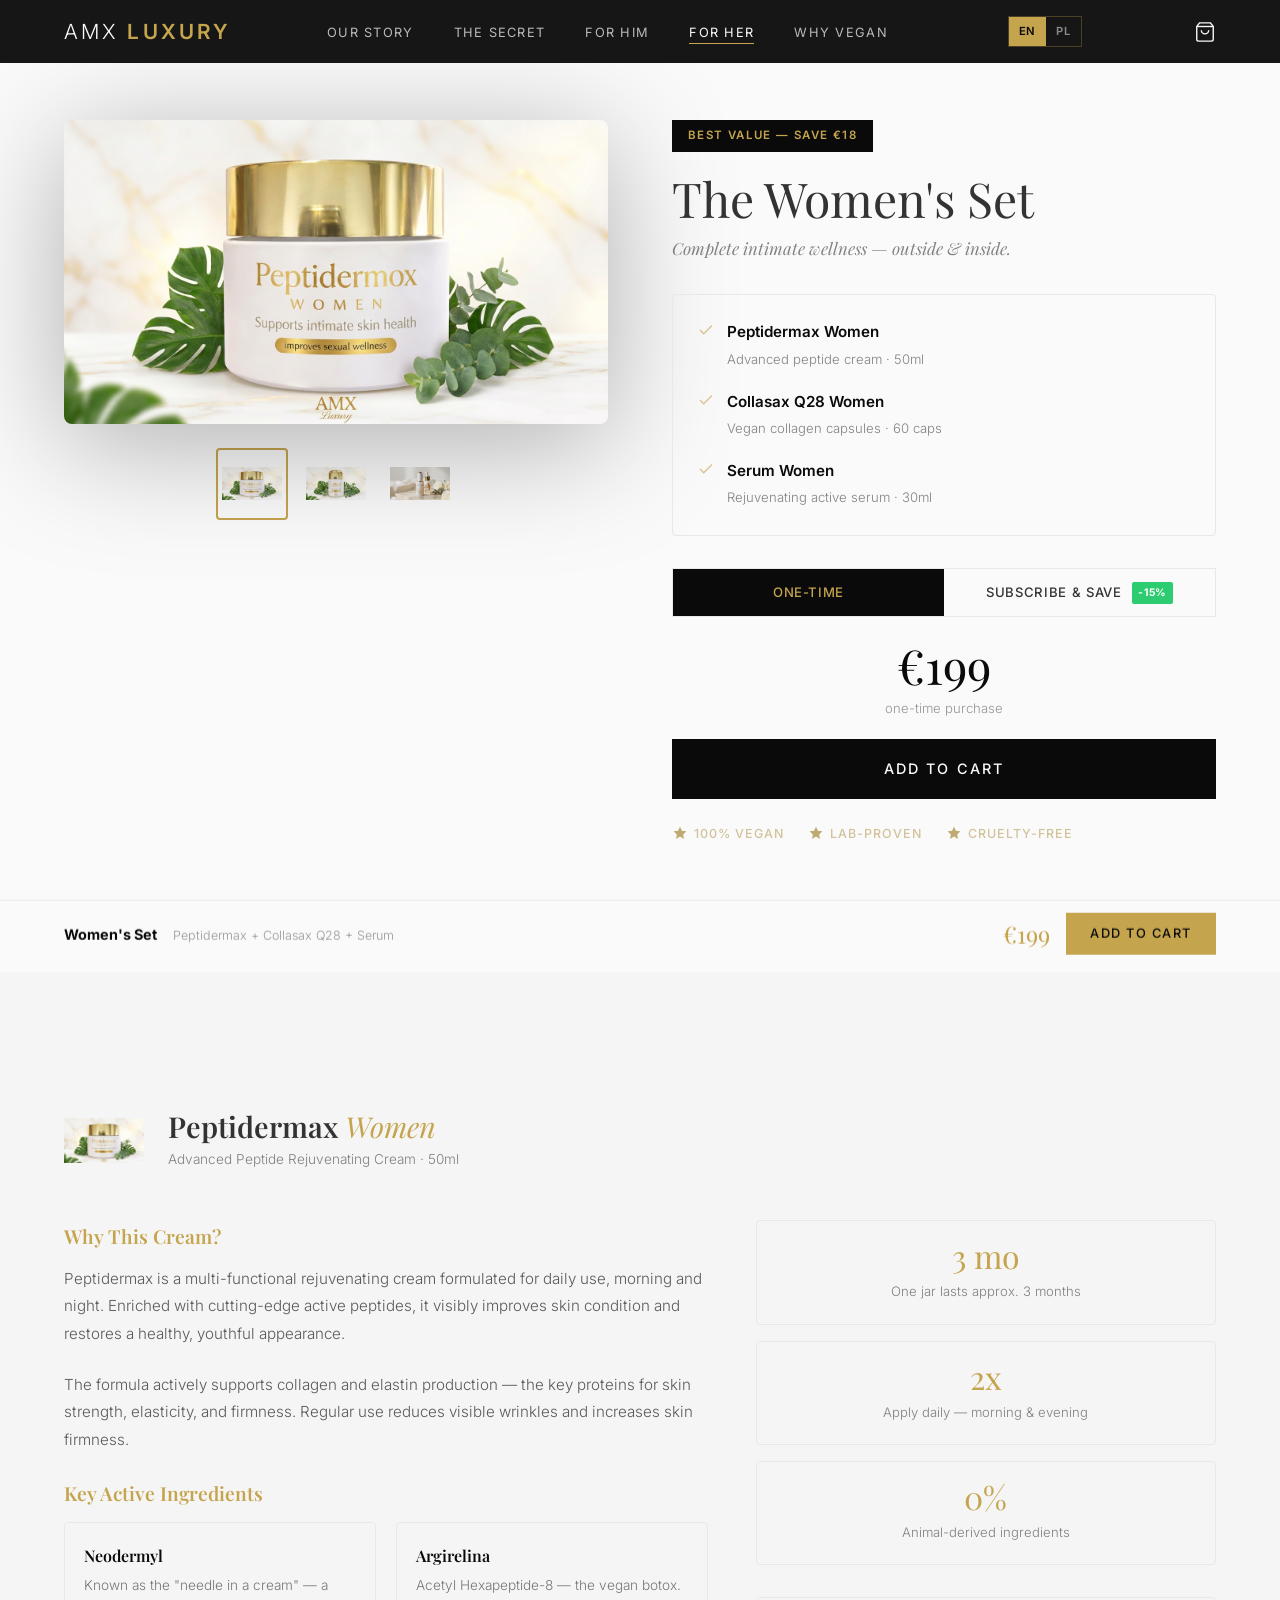
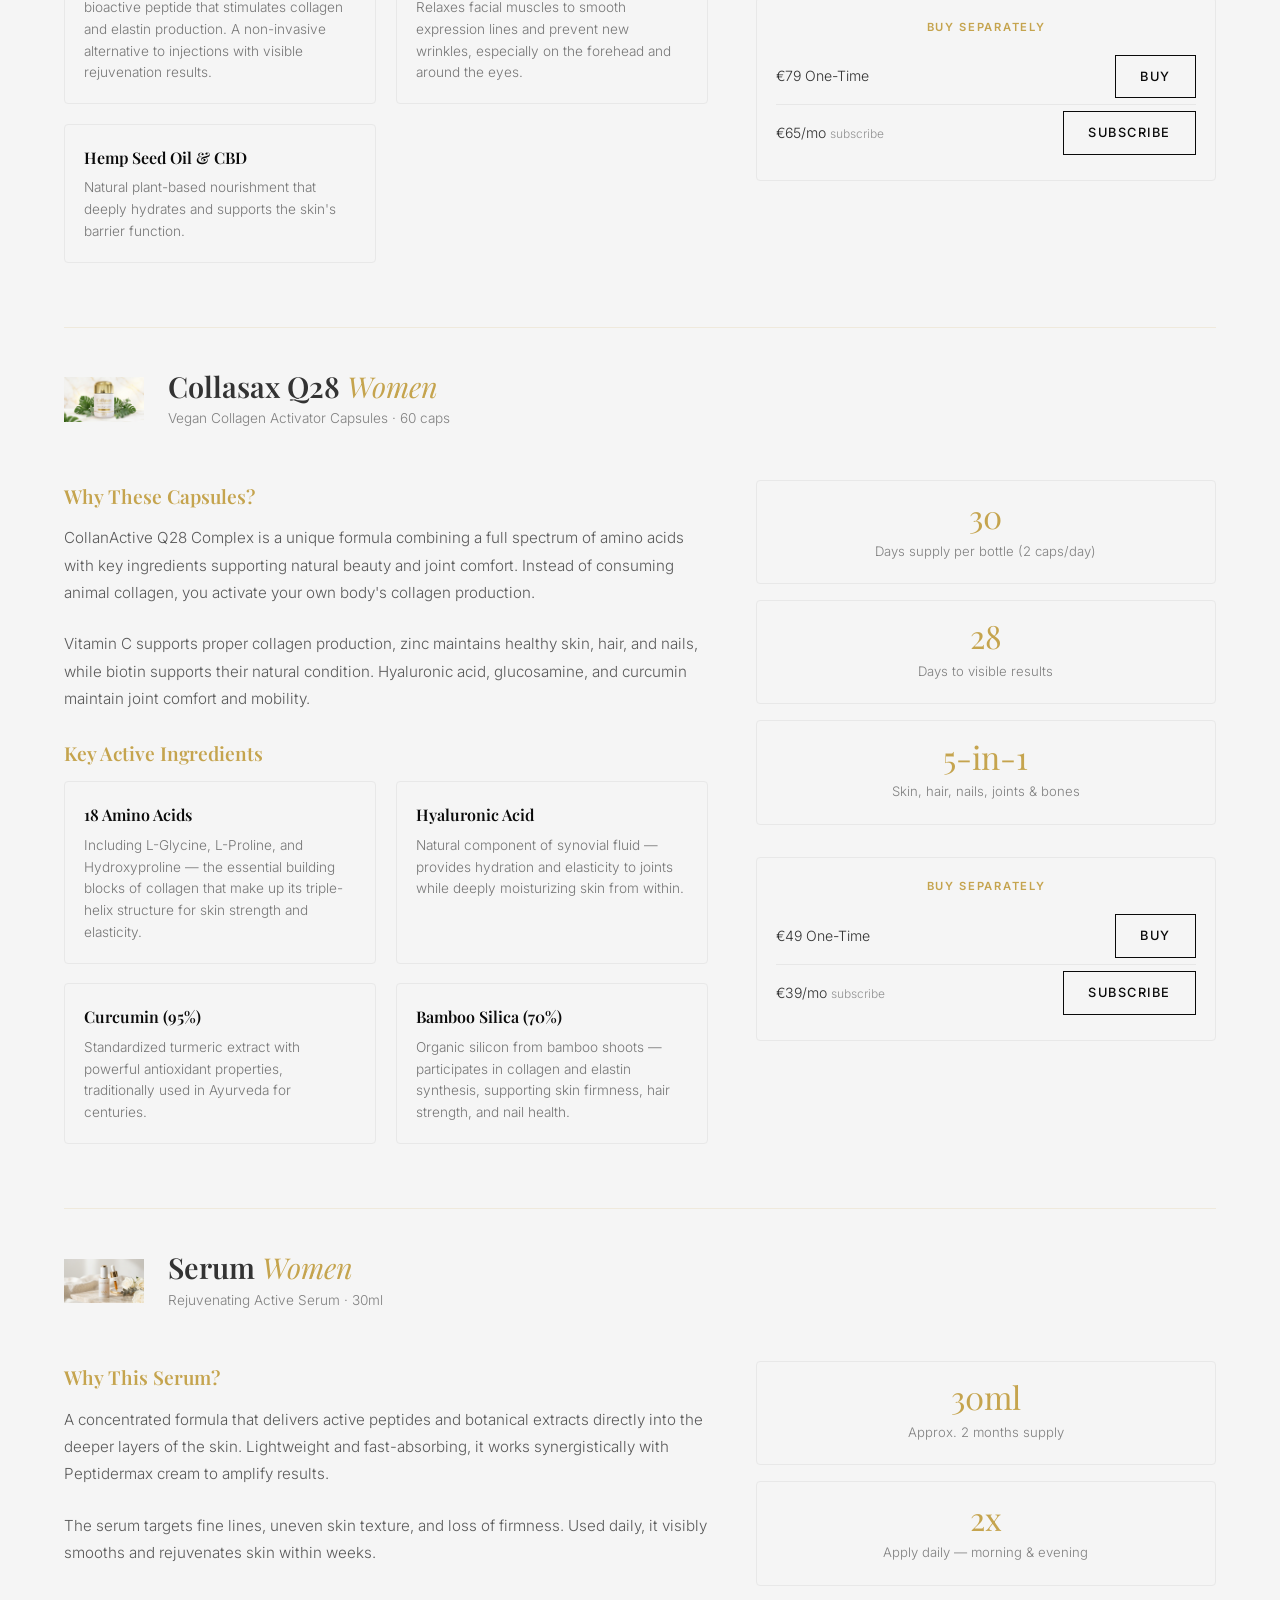
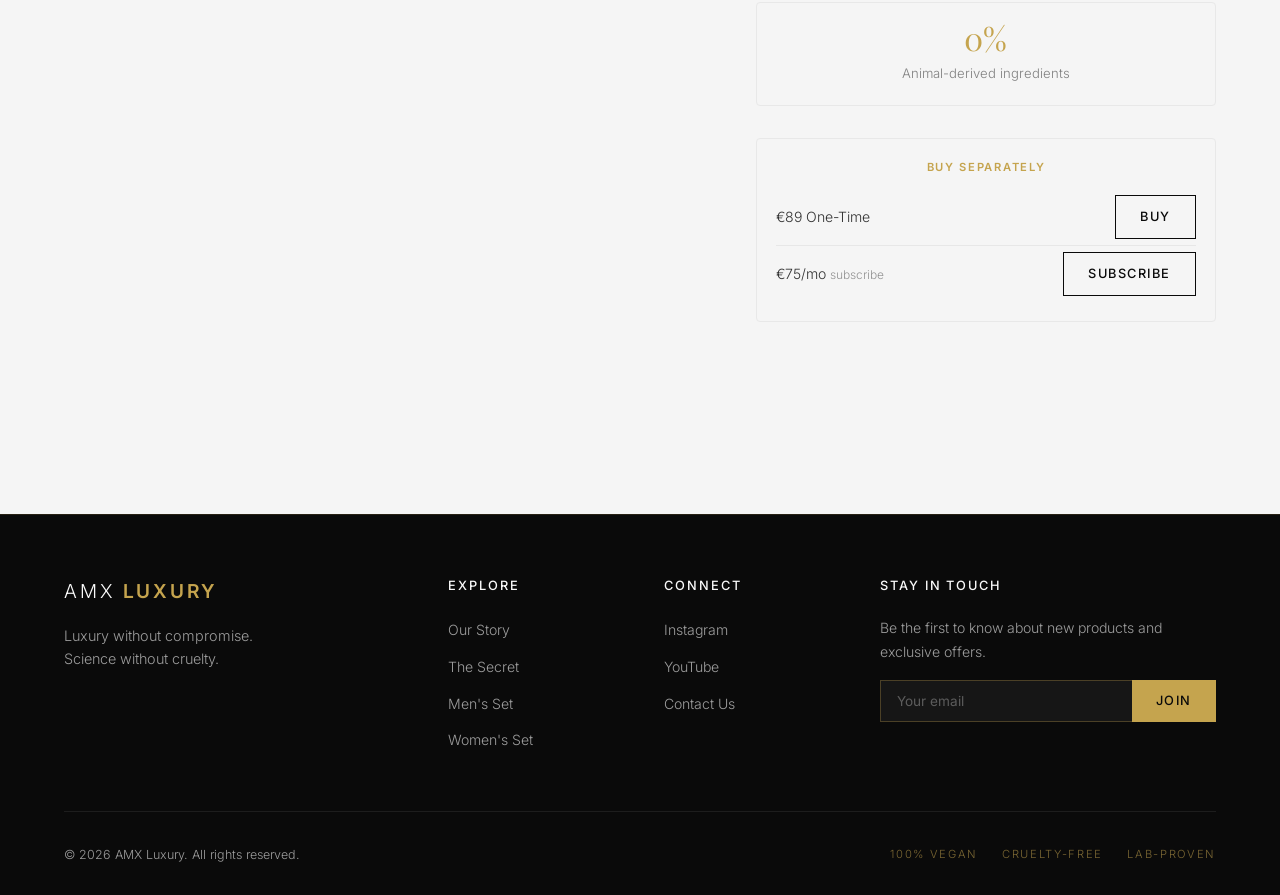
<file: products/women-set.html>
<!DOCTYPE html>
<html lang="en">
<head>
  <meta charset="UTF-8">
  <meta name="viewport" content="width=device-width, initial-scale=1.0">
  <title>Women's Wellness Set — AMX Luxury</title>
  <meta name="description" content="Peptidermax Women cream + Collasax Q28 Women. Complete intimate wellness from outside &amp; inside. 100% vegan, lab-proven.">
  <link rel="icon" type="image/png" sizes="32x32" href="../images/favicon-32.png">
  <link rel="apple-touch-icon" sizes="180x180" href="../images/favicon.png">
  <meta property="og:title" content="Women's Wellness Set — AMX Luxury">
  <meta property="og:image" content="https://science108.github.io/amx_luxury/images/og-image.jpg">
  <link rel="preconnect" href="https://fonts.googleapis.com">
  <link rel="preconnect" href="https://fonts.gstatic.com" crossorigin>
  <link href="https://fonts.googleapis.com/css2?family=Playfair+Display:ital,wght@0,400;0,600;0,700;1,400;1,600&family=Inter:wght@300;400;500;600&display=swap" rel="stylesheet">
  <link rel="stylesheet" href="../css/style.css">
  <link rel="stylesheet" href="../css/animations.css">
  <link rel="stylesheet" href="../css/product.css">
  <link rel="stylesheet" href="../css/cart.css">
</head>
<body class="page--light">

  <!-- NAV -->
  <nav class="nav nav--scrolled">
    <div class="nav__inner">
      <a href="../index.html" class="nav__logo">AMX <span>Luxury</span></a>
      <button class="nav__toggle" id="navToggle" aria-label="Toggle menu">
        <span></span><span></span><span></span>
      </button>
      <ul class="nav__links" id="navLinks">
        <li><a href="../index.html#story" data-i18n="nav.story">Our Story</a></li>
        <li><a href="../articles/sekret-katarskiej-ksiezniczki.html" data-i18n="nav.secret">The Secret</a></li>
        <li><a href="men-set.html" data-i18n="nav.him">For Him</a></li>
        <li><a href="women-set.html" class="nav__link--active" data-i18n="nav.her">For Her</a></li>
        <li><a href="../index.html#vegan" data-i18n="nav.vegan">Why Vegan</a></li>
      </ul>
      <div class="lang-switch">
        <button class="lang-switch__btn lang-switch__btn--active" data-lang="en">EN</button>
        <button class="lang-switch__btn" data-lang="pl">PL</button>
      </div>
      <button class="nav__cart-btn" aria-label="Cart">
        <svg viewBox="0 0 24 24" fill="none" stroke="currentColor" stroke-width="1.5"><path d="M6 2L3 6v14a2 2 0 0 0 2 2h14a2 2 0 0 0 2-2V6l-3-4z"/><line x1="3" y1="6" x2="21" y2="6"/><path d="M16 10a4 4 0 0 1-8 0"/></svg>
        <span class="nav__cart-count">0</span>
      </button>
    </div>
  </nav>

  <!-- HERO PRODUCT -->
  <header class="ph">
    <div class="container">
      <div class="ph__grid">
        <div class="ph__images reveal">
          <div class="ph__image-main">
            <img src="../images/peptidermox-women.png" alt="Peptidermax Women cream" id="heroImg">
          </div>
          <div class="ph__thumbs">
            <button class="ph__thumb ph__thumb--active" onclick="switchImage(this, '../images/peptidermox-women.png')">
              <img src="../images/peptidermox-women.png" alt="Peptidermax Women">
            </button>
            <button class="ph__thumb" onclick="switchImage(this, '../images/collasax-women.png')">
              <img src="../images/collasax-women.png" alt="Collasax Q28 Women">
            </button>
            <button class="ph__thumb" onclick="switchImage(this, '../images/serum-women.png')">
              <img src="../images/serum-women.png" alt="Serum Women">
            </button>
          </div>
        </div>

        <div class="ph__info reveal">
          <div class="ph__badge" data-i18n="ph.badge">Best Value — Save &euro;18</div>
          <h1 class="ph__title" data-i18n="ph.title.women">The Women's Set</h1>
          <p class="ph__tagline" data-i18n="ph.tagline">Complete intimate wellness &mdash; outside &amp; inside.</p>

          <div class="ph__includes">
            <div class="ph__includes-item">
              <span class="ph__includes-icon">
                <svg viewBox="0 0 24 24" fill="none" stroke="currentColor" stroke-width="2"><path d="M20 6 9 17l-5-5"/></svg>
              </span>
              <div>
                <strong>Peptidermax Women</strong>
                <span data-i18n="ph.inc.cream">Advanced peptide cream &middot; 50ml</span>
              </div>
            </div>
            <div class="ph__includes-item">
              <span class="ph__includes-icon">
                <svg viewBox="0 0 24 24" fill="none" stroke="currentColor" stroke-width="2"><path d="M20 6 9 17l-5-5"/></svg>
              </span>
              <div>
                <strong>Collasax Q28 Women</strong>
                <span data-i18n="ph.inc.caps">Vegan collagen capsules &middot; 60 caps</span>
              </div>
            </div>
            <div class="ph__includes-item">
              <span class="ph__includes-icon">
                <svg viewBox="0 0 24 24" fill="none" stroke="currentColor" stroke-width="2"><path d="M20 6 9 17l-5-5"/></svg>
              </span>
              <div>
                <strong>Serum Women</strong>
                <span data-i18n="ph.inc.serum">Rejuvenating active serum &middot; 30ml</span>
              </div>
            </div>
          </div>

          <!-- Pricing toggle -->
          <div class="pricing">
            <div class="pricing__toggle">
              <button class="pricing__tab pricing__tab--active" data-plan="onetime" data-i18n="pricing.onetime">One-Time</button>
              <button class="pricing__tab" data-plan="subscribe">
                <span data-i18n="pricing.subscribe">Subscribe &amp; Save</span>
                <span class="pricing__tab-badge">-15%</span>
              </button>
            </div>

            <div class="pricing__plan pricing__plan--active" data-plan="onetime">
              <div class="pricing__price">
                <span class="pricing__amount">&euro;199</span>
                <span class="pricing__period" data-i18n="pricing.once.label">one-time purchase</span>
              </div>
              <button class="btn btn--dark btn--lg btn--full" data-checkout="set-3-women-onetime" data-i18n="pricing.addtocart">Add to Cart</button>
            </div>

            <div class="pricing__plan" data-plan="subscribe">
              <div class="pricing__price">
                <span class="pricing__amount">&euro;169</span>
                <span class="pricing__period" data-i18n="pricing.mo">/ month</span>
                <span class="pricing__save" data-i18n="pricing.save30">Save &euro;30 every month</span>
              </div>
              <button class="btn btn--dark btn--lg btn--full" data-checkout="set-3-women-sub" data-i18n="pricing.subnow">Subscribe Now</button>
              <p class="pricing__note" data-i18n="pricing.note">Cancel anytime. Free shipping on subscriptions.</p>
            </div>
          </div>

          <div class="ph__trust">
            <span><svg viewBox="0 0 20 20" fill="currentColor" width="16" height="16"><path d="M10 1l2.39 4.84L18 6.71l-4 3.9.94 5.5L10 13.27 5.06 16.1 6 10.6 2 6.7l5.61-.86L10 1z"/></svg> <span data-i18n="trust.vegan">100% Vegan</span></span>
            <span><svg viewBox="0 0 20 20" fill="currentColor" width="16" height="16"><path d="M10 1l2.39 4.84L18 6.71l-4 3.9.94 5.5L10 13.27 5.06 16.1 6 10.6 2 6.7l5.61-.86L10 1z"/></svg> <span data-i18n="trust.lab">Lab-Proven</span></span>
            <span><svg viewBox="0 0 20 20" fill="currentColor" width="16" height="16"><path d="M10 1l2.39 4.84L18 6.71l-4 3.9.94 5.5L10 13.27 5.06 16.1 6 10.6 2 6.7l5.61-.86L10 1z"/></svg> <span data-i18n="trust.cruelty">Cruelty-Free</span></span>
          </div>
        </div>
      </div>
    </div>
  </header>

  <!-- PRODUCT DETAILS -->
  <section class="pd" id="details">
    <div class="container">

      <!-- PRODUCT 1: Peptidermax -->
      <div class="pd__product" id="peptidermax">
        <div class="pd__product-header reveal">
          <img src="../images/peptidermox-women.png" alt="Peptidermax Women" class="pd__product-thumb">
          <div>
            <h2>Peptidermax <em>Women</em></h2>
            <p class="pd__product-sub" data-i18n="pd.cream.sub">Advanced Peptide Rejuvenating Cream &middot; 50ml</p>
          </div>
        </div>

        <div class="pd__grid reveal">
          <div class="pd__description">
            <h3 data-i18n="pd.cream.h3">Why This Cream?</h3>
            <p data-i18n="pd.cream.p1">Peptidermax is a multi-functional rejuvenating cream formulated for daily use, morning and night. Enriched with cutting-edge active peptides, it visibly improves skin condition and restores a healthy, youthful appearance.</p>
            <p data-i18n="pd.cream.p2">The formula actively supports collagen and elastin production &mdash; the key proteins for skin strength, elasticity, and firmness. Regular use reduces visible wrinkles and increases skin firmness.</p>

            <h3 data-i18n="pd.ingredients.title">Key Active Ingredients</h3>
            <div class="pd__ingredients">
              <div class="pd__ingredient">
                <h4>Neodermyl</h4>
                <p data-i18n="pd.neo.text">Known as the "needle in a cream" &mdash; a bioactive peptide that stimulates collagen and elastin production. A non-invasive alternative to injections with visible rejuvenation results.</p>
              </div>
              <div class="pd__ingredient">
                <h4>Argirelina</h4>
                <p data-i18n="pd.argi.text">Acetyl Hexapeptide-8 &mdash; the vegan botox. Relaxes facial muscles to smooth expression lines and prevent new wrinkles, especially on the forehead and around the eyes.</p>
              </div>
              <div class="pd__ingredient">
                <h4>Hemp Seed Oil &amp; CBD</h4>
                <p data-i18n="pd.hemp.text">Natural plant-based nourishment that deeply hydrates and supports the skin's barrier function.</p>
              </div>
            </div>
          </div>

          <div class="pd__highlights">
            <div class="pd__highlight-card">
              <span class="pd__highlight-num">3 mo</span>
              <span class="pd__highlight-label" data-i18n="pd.hl.3mo">One jar lasts approx. 3 months</span>
            </div>
            <div class="pd__highlight-card">
              <span class="pd__highlight-num">2x</span>
              <span class="pd__highlight-label" data-i18n="pd.hl.2x">Apply daily &mdash; morning &amp; evening</span>
            </div>
            <div class="pd__highlight-card">
              <span class="pd__highlight-num">0%</span>
              <span class="pd__highlight-label" data-i18n="pd.hl.0pct">Animal-derived ingredients</span>
            </div>

            <div class="pd__buy-single">
              <p class="pd__buy-single-label" data-i18n="pd.buy.label">Buy Separately</p>
              <div class="pricing__mini">
                <div class="pricing__mini-row">
                  <span>&euro;79 <span data-i18n="pricing.onetime">one-time</span></span>
                  <button class="btn btn--outline btn--sm" data-checkout="cream-women-onetime" data-i18n="pd.buy.buy">Buy</button>
                </div>
                <div class="pricing__mini-row">
                  <span>&euro;65/mo <em data-i18n="pd.buy.subscribe">subscribe</em></span>
                  <button class="btn btn--outline btn--sm" data-checkout="cream-women-sub" data-i18n="pd.buy.sub">Subscribe</button>
                </div>
              </div>
            </div>
          </div>
        </div>
      </div>

      <div class="pd__separator"></div>

      <!-- PRODUCT 2: Collasax Q28 -->
      <div class="pd__product" id="collanactive">
        <div class="pd__product-header reveal">
          <img src="../images/collasax-women.png" alt="Collasax Q28 Women" class="pd__product-thumb">
          <div>
            <h2>Collasax Q28 <em>Women</em></h2>
            <p class="pd__product-sub" data-i18n="pd.caps.sub">Vegan Collagen Activator Capsules &middot; 60 caps</p>
          </div>
        </div>

        <div class="pd__grid reveal">
          <div class="pd__description">
            <h3 data-i18n="pd.caps.h3">Why These Capsules?</h3>
            <p data-i18n="pd.caps.p1">CollanActive Q28 Complex is a unique formula combining a full spectrum of amino acids with key ingredients supporting natural beauty and joint comfort. Instead of consuming animal collagen, you activate your own body's collagen production.</p>
            <p data-i18n="pd.caps.p2">Vitamin C supports proper collagen production, zinc maintains healthy skin, hair, and nails, while biotin supports their natural condition. Hyaluronic acid, glucosamine, and curcumin maintain joint comfort and mobility.</p>

            <h3 data-i18n="pd.ingredients.title">Key Active Ingredients</h3>
            <div class="pd__ingredients">
              <div class="pd__ingredient">
                <h4>18 Amino Acids</h4>
                <p data-i18n="pd.amino.text">Including L-Glycine, L-Proline, and Hydroxyproline &mdash; the essential building blocks of collagen that make up its triple-helix structure for skin strength and elasticity.</p>
              </div>
              <div class="pd__ingredient">
                <h4>Hyaluronic Acid</h4>
                <p data-i18n="pd.ha.text">Natural component of synovial fluid &mdash; provides hydration and elasticity to joints while deeply moisturizing skin from within.</p>
              </div>
              <div class="pd__ingredient">
                <h4>Curcumin (95%)</h4>
                <p data-i18n="pd.curc.text">Standardized turmeric extract with powerful antioxidant properties, traditionally used in Ayurveda for centuries.</p>
              </div>
              <div class="pd__ingredient">
                <h4>Bamboo Silica (70%)</h4>
                <p data-i18n="pd.bamboo.text">Organic silicon from bamboo shoots &mdash; participates in collagen and elastin synthesis, supporting skin firmness, hair strength, and nail health.</p>
              </div>
            </div>
          </div>

          <div class="pd__highlights">
            <div class="pd__highlight-card">
              <span class="pd__highlight-num">30</span>
              <span class="pd__highlight-label" data-i18n="pd.hl.30">Days supply per bottle (2 caps/day)</span>
            </div>
            <div class="pd__highlight-card">
              <span class="pd__highlight-num">28</span>
              <span class="pd__highlight-label" data-i18n="pd.hl.28">Days to visible results</span>
            </div>
            <div class="pd__highlight-card">
              <span class="pd__highlight-num">5-in-1</span>
              <span class="pd__highlight-label" data-i18n="pd.hl.5in1">Skin, hair, nails, joints &amp; bones</span>
            </div>

            <div class="pd__buy-single">
              <p class="pd__buy-single-label" data-i18n="pd.buy.label">Buy Separately</p>
              <div class="pricing__mini">
                <div class="pricing__mini-row">
                  <span>&euro;49 <span data-i18n="pricing.onetime">one-time</span></span>
                  <button class="btn btn--outline btn--sm" data-checkout="caps-women-onetime" data-i18n="pd.buy.buy">Buy</button>
                </div>
                <div class="pricing__mini-row">
                  <span>&euro;39/mo <em data-i18n="pd.buy.subscribe">subscribe</em></span>
                  <button class="btn btn--outline btn--sm" data-checkout="caps-women-sub" data-i18n="pd.buy.sub">Subscribe</button>
                </div>
              </div>
            </div>
          </div>
        </div>
      </div>

      <div class="pd__separator"></div>

      <!-- PRODUCT 3: Serum -->
      <div class="pd__product" id="serum">
        <div class="pd__product-header reveal">
          <img src="../images/serum-women.png" alt="Serum Women" class="pd__product-thumb">
          <div>
            <h2>Serum <em>Women</em></h2>
            <p class="pd__product-sub" data-i18n="pd.serum.sub">Rejuvenating Active Serum &middot; 30ml</p>
          </div>
        </div>

        <div class="pd__grid reveal">
          <div class="pd__description">
            <h3 data-i18n="pd.serum.h3">Why This Serum?</h3>
            <p data-i18n="pd.serum.p1">A concentrated formula that delivers active peptides and botanical extracts directly into the deeper layers of the skin. Lightweight and fast-absorbing, it works synergistically with Peptidermax cream to amplify results.</p>
            <p data-i18n="pd.serum.p2">The serum targets fine lines, uneven skin texture, and loss of firmness. Used daily, it visibly smooths and rejuvenates skin within weeks.</p>
          </div>

          <div class="pd__highlights">
            <div class="pd__highlight-card">
              <span class="pd__highlight-num">30ml</span>
              <span class="pd__highlight-label" data-i18n="pd.serum.hl.size">Approx. 2 months supply</span>
            </div>
            <div class="pd__highlight-card">
              <span class="pd__highlight-num">2x</span>
              <span class="pd__highlight-label" data-i18n="pd.hl.2x">Apply daily &mdash; morning &amp; evening</span>
            </div>
            <div class="pd__highlight-card">
              <span class="pd__highlight-num">0%</span>
              <span class="pd__highlight-label" data-i18n="pd.hl.0pct">Animal-derived ingredients</span>
            </div>

            <div class="pd__buy-single">
              <p class="pd__buy-single-label" data-i18n="pd.buy.label">Buy Separately</p>
              <div class="pricing__mini">
                <div class="pricing__mini-row">
                  <span>&euro;89 <span data-i18n="pricing.onetime">one-time</span></span>
                  <button class="btn btn--outline btn--sm" data-checkout="serum-women-onetime" data-i18n="pd.buy.buy">Buy</button>
                </div>
                <div class="pricing__mini-row">
                  <span>&euro;75/mo <em data-i18n="pd.buy.subscribe">subscribe</em></span>
                  <button class="btn btn--outline btn--sm" data-checkout="serum-women-sub" data-i18n="pd.buy.sub">Subscribe</button>
                </div>
              </div>
            </div>
          </div>
        </div>
      </div>


    </div>
  </section>

  <!-- STICKY CTA BAR -->
  <div class="sticky-bar" id="stickyBar">
    <div class="container">
      <div class="sticky-bar__inner">
        <div class="sticky-bar__info">
          <strong data-i18n="sticky.women">Women's Set</strong>
          <span>Peptidermax + Collasax Q28 + Serum</span>
        </div>
        <div class="sticky-bar__action">
          <span class="sticky-bar__price">&euro;199</span>
          <button class="btn btn--gold btn--sm" data-checkout="set-3-women-onetime" data-i18n="sticky.addtocart">Add to Cart</button>
        </div>
      </div>
    </div>
  </div>

  <!-- FOOTER -->
  <footer class="footer">
    <div class="container">
      <div class="footer__grid">
        <div class="footer__brand">
          <a href="../index.html" class="footer__logo">AMX <span>Luxury</span></a>
          <p data-i18n="footer.tagline">Luxury without compromise.<br>Science without cruelty.</p>
        </div>
        <div class="footer__links">
          <h4 data-i18n="footer.explore">Explore</h4>
          <ul>
            <li><a href="../index.html#story" data-i18n="nav.story">Our Story</a></li>
            <li><a href="../articles/sekret-katarskiej-ksiezniczki.html" data-i18n="nav.secret">The Secret</a></li>
            <li><a href="men-set.html" data-i18n="footer.men">Men's Set</a></li>
            <li><a href="women-set.html" data-i18n="footer.women">Women's Set</a></li>
          </ul>
        </div>
        <div class="footer__links">
          <h4 data-i18n="footer.connect">Connect</h4>
          <ul>
            <li><a href="#">Instagram</a></li>
            <li><a href="#">YouTube</a></li>
            <li><a href="#" data-i18n="footer.contact">Contact Us</a></li>
          </ul>
        </div>
        <div class="footer__newsletter">
          <h4 data-i18n="footer.newsletter">Stay in Touch</h4>
          <p data-i18n="footer.nl.text">Be the first to know about new products and exclusive offers.</p>
          <form class="footer__form" onsubmit="return false;">
            <input type="email" placeholder="Your email" aria-label="Email address" required data-i18n-ph="footer.nl.ph">
            <button type="submit" class="btn btn--gold btn--sm" data-i18n="footer.nl.btn">Join</button>
          </form>
        </div>
      </div>
      <div class="footer__bottom">
        <p data-i18n="footer.copy">&copy; 2026 AMX Luxury. All rights reserved.</p>
        <div class="footer__badges">
          <span data-i18n="trust.vegan">Vegan</span><span data-i18n="trust.cruelty">Cruelty-Free</span><span data-i18n="trust.lab">Lab-Proven</span>
        </div>
      </div>
    </div>
  </footer>

  <script src="../js/main.js"></script>
  <script src="../js/i18n.js"></script>
  <script src="../js/cart.js"></script>
  <script src="../js/checkout.js"></script>
</body>
</html>
</file>
<file: css/style.css>
/* ============================================================
   AMX Luxury — Design System & Layout
   ============================================================ */

/* ---------- Custom Properties ---------- */
:root {
  --black: #0A0A0A;
  --white: #FAFAFA;
  --gold: #C5A44E;
  --gold-light: #D4AF37;
  --gold-dark: #A8893A;
  --gray-100: #F5F5F5;
  --gray-200: #E8E8E8;
  --gray-400: #999;
  --gray-600: #666;
  --gray-800: #333;

  --font-serif: 'Playfair Display', Georgia, serif;
  --font-sans: 'Inter', -apple-system, BlinkMacSystemFont, sans-serif;

  --container: 1200px;
  --gutter: 24px;
  --section-pad: clamp(80px, 10vw, 140px);

  --ease-out: cubic-bezier(0.25, 0.46, 0.45, 0.94);
  --ease-smooth: cubic-bezier(0.22, 1, 0.36, 1);
}

/* ---------- Reset ---------- */
*, *::before, *::after { margin: 0; padding: 0; box-sizing: border-box; }
html { scroll-behavior: smooth; -webkit-font-smoothing: antialiased; }
body {
  font-family: var(--font-sans);
  font-weight: 300;
  line-height: 1.7;
  color: var(--gray-800);
  background: var(--white);
  overflow-x: hidden;
}
img { max-width: 100%; height: auto; display: block; }
a { color: inherit; text-decoration: none; }
ul { list-style: none; }
button { cursor: pointer; border: none; background: none; font: inherit; }

/* ---------- Utility ---------- */
.container {
  width: 100%;
  max-width: var(--container);
  margin: 0 auto;
  padding: 0 var(--gutter);
}

.section-label {
  font-family: var(--font-sans);
  font-weight: 500;
  font-size: 0.75rem;
  letter-spacing: 0.2em;
  text-transform: uppercase;
  color: var(--gold);
  margin-bottom: 1rem;
}

.section-title {
  font-family: var(--font-serif);
  font-weight: 400;
  font-size: clamp(2rem, 4vw, 3.2rem);
  line-height: 1.2;
  margin-bottom: 3rem;
}
.section-title em {
  font-style: italic;
  color: var(--gold);
}

/* ---------- Buttons ---------- */
.btn {
  display: inline-block;
  padding: 14px 36px;
  font-family: var(--font-sans);
  font-weight: 500;
  font-size: 0.85rem;
  letter-spacing: 0.12em;
  text-transform: uppercase;
  border-radius: 0;
  transition: all 0.4s var(--ease-out);
}

.btn--gold {
  background: var(--gold);
  color: var(--black);
}
.btn--gold:hover {
  background: var(--gold-light);
  box-shadow: 0 4px 24px rgba(197, 164, 78, 0.35);
}

.btn--outline {
  border: 1px solid var(--gold);
  color: var(--gold);
}
.btn--outline:hover {
  background: var(--gold);
  color: var(--black);
}

.btn--dark {
  background: var(--black);
  color: var(--white);
}
.btn--dark:hover {
  background: var(--gray-800);
  box-shadow: 0 4px 24px rgba(0, 0, 0, 0.25);
}

.btn--sm {
  padding: 10px 24px;
  font-size: 0.8rem;
}

/* ============================================================
   NAVIGATION
   ============================================================ */
.nav {
  position: fixed;
  top: 0;
  left: 0;
  width: 100%;
  z-index: 1000;
  padding: 20px 0;
  transition: all 0.4s var(--ease-out);
}
.nav--scrolled {
  background: rgba(10, 10, 10, 0.95);
  backdrop-filter: blur(12px);
  padding: 14px 0;
}

.nav__inner {
  max-width: var(--container);
  margin: 0 auto;
  padding: 0 var(--gutter);
  display: flex;
  align-items: center;
  justify-content: space-between;
}

.nav__logo {
  font-family: var(--font-sans);
  font-weight: 300;
  font-size: 1.3rem;
  letter-spacing: 0.15em;
  text-transform: uppercase;
  color: var(--white);
}
.nav__logo span {
  font-weight: 600;
  color: var(--gold);
}

.nav__links {
  display: flex;
  gap: 2.5rem;
}
.nav__links a {
  font-size: 0.8rem;
  font-weight: 400;
  letter-spacing: 0.1em;
  text-transform: uppercase;
  color: rgba(255, 255, 255, 0.7);
  position: relative;
  transition: color 0.3s;
}
.nav__links a::after {
  content: '';
  position: absolute;
  bottom: -4px;
  left: 0;
  width: 0;
  height: 1px;
  background: var(--gold);
  transition: width 0.4s var(--ease-smooth);
}
.nav__links a:hover {
  color: var(--white);
}
.nav__links a:hover::after {
  width: 100%;
}

/* Language switcher */
.lang-switch {
  display: flex;
  gap: 0;
  margin-left: 1.5rem;
  border: 1px solid rgba(197, 164, 78, 0.3);
  overflow: hidden;
}
.lang-switch__btn {
  padding: 5px 10px;
  font-family: var(--font-sans);
  font-size: 0.7rem;
  font-weight: 600;
  letter-spacing: 0.08em;
  color: rgba(255, 255, 255, 0.5);
  background: transparent;
  border: none;
  cursor: pointer;
  transition: all 0.3s;
}
.lang-switch__btn--active {
  background: var(--gold);
  color: var(--black);
}
.lang-switch__btn:hover:not(.lang-switch__btn--active) {
  color: var(--white);
}

.nav__toggle {
  display: none;
  flex-direction: column;
  gap: 5px;
  width: 28px;
}
.nav__toggle span {
  display: block;
  height: 1.5px;
  background: var(--white);
  transition: all 0.3s var(--ease-out);
  transform-origin: center;
}

/* ============================================================
   HERO
   ============================================================ */
.hero {
  position: relative;
  min-height: 100vh;
  display: flex;
  align-items: center;
  justify-content: center;
  text-align: center;
  background: var(--black);
  overflow: hidden;
}

.hero__bg {
  position: absolute;
  inset: 0;
  overflow: hidden;
}

.hero__bg-img {
  width: 100%;
  height: 100%;
  object-fit: cover;
  object-position: center;
  opacity: 0.25;
  filter: brightness(0.6) saturate(0.8);
}

.hero__bg::after {
  content: '';
  position: absolute;
  inset: 0;
  background:
    radial-gradient(ellipse at 30% 50%, rgba(197, 164, 78, 0.1) 0%, transparent 60%),
    radial-gradient(ellipse at 70% 30%, rgba(197, 164, 78, 0.06) 0%, transparent 50%),
    linear-gradient(to bottom, rgba(10, 10, 10, 0.3) 0%, rgba(10, 10, 10, 0.7) 100%);
}

.hero__content {
  position: relative;
  z-index: 2;
  padding: 0 var(--gutter);
}

.hero__badge {
  display: inline-block;
  font-size: 0.7rem;
  font-weight: 500;
  letter-spacing: 0.25em;
  text-transform: uppercase;
  color: var(--gold);
  border: 1px solid rgba(197, 164, 78, 0.3);
  padding: 8px 24px;
  margin-bottom: 2.5rem;
}

.hero__title {
  font-family: var(--font-serif);
  font-weight: 400;
  font-size: clamp(2.4rem, 6vw, 5rem);
  line-height: 1.15;
  color: var(--white);
  margin-bottom: 1.5rem;
}
.hero__title-line {
  display: block;
}
.hero__title-line:last-child {
  color: var(--gold);
}

.hero__subtitle {
  font-size: clamp(1rem, 1.5vw, 1.15rem);
  color: rgba(255, 255, 255, 0.6);
  max-width: 520px;
  margin: 0 auto 2.5rem;
}

.hero__cta-group {
  display: flex;
  gap: 1rem;
  justify-content: center;
  flex-wrap: wrap;
}

.hero__scroll {
  position: absolute;
  bottom: 40px;
  left: 50%;
  transform: translateX(-50%);
  display: flex;
  flex-direction: column;
  align-items: center;
  gap: 8px;
  color: rgba(255, 255, 255, 0.4);
  font-size: 0.65rem;
  letter-spacing: 0.2em;
  text-transform: uppercase;
}
.hero__scroll-line {
  width: 1px;
  height: 40px;
  background: linear-gradient(to bottom, var(--gold), transparent);
  animation: scrollPulse 2s ease-in-out infinite;
}

@keyframes scrollPulse {
  0%, 100% { opacity: 0.3; transform: scaleY(0.6); }
  50% { opacity: 1; transform: scaleY(1); }
}

/* ============================================================
   STORY
   ============================================================ */
.story {
  padding: var(--section-pad) 0;
  background: var(--white);
}

/* -- Video + Intro block -- */
.story__intro {
  display: grid;
  grid-template-columns: 1fr 1fr;
  gap: 3rem;
  align-items: start;
  max-width: 1000px;
  margin: 0 auto 4rem;
  padding-bottom: 4rem;
  border-bottom: 1px solid var(--gray-200);
}

.story__video {
  width: 100%;
}

.story__video-wrapper {
  position: relative;
  width: 100%;
  padding-bottom: 56.25%;
  height: 0;
  background: var(--black);
  overflow: hidden;
  border-radius: 4px;
  box-shadow: 0 12px 40px rgba(0, 0, 0, 0.15);
}
.story__video-wrapper iframe {
  position: absolute;
  top: 0;
  left: 0;
  width: 100%;
  height: 100%;
  border: 0;
}

.story__greeting {
  font-family: var(--font-serif);
  font-size: 1.5rem;
  font-weight: 600;
  color: var(--black);
  margin-bottom: 1rem;
}

.story__intro-text p {
  color: var(--gray-600);
  font-size: 0.95rem;
  line-height: 1.8;
  margin-bottom: 1rem;
}
.story__intro-text p:last-child {
  margin-bottom: 0;
}
.story__intro-text em {
  color: var(--gold-dark);
  font-style: italic;
}
.story__intro-text strong {
  color: var(--black);
  font-weight: 600;
}

/* -- Chapters -- */
.story__grid {
  max-width: 800px;
  margin: 0 auto;
}

.story__chapter {
  margin-bottom: 3.5rem;
  position: relative;
  padding-left: 60px;
}

.story__number {
  position: absolute;
  left: 0;
  top: 0;
  font-family: var(--font-serif);
  font-size: 2.5rem;
  font-weight: 400;
  color: var(--gold);
  opacity: 0.3;
  line-height: 1;
}

.story__chapter h3 {
  font-family: var(--font-serif);
  font-weight: 600;
  font-size: 1.4rem;
  margin-bottom: 0.75rem;
  color: var(--black);
}

.story__chapter p {
  color: var(--gray-600);
  font-size: 1.02rem;
  line-height: 1.8;
}

.story__quote {
  margin: 3rem 0;
  padding: 2.5rem 0;
  border-top: 1px solid var(--gray-200);
  border-bottom: 1px solid var(--gray-200);
  text-align: center;
}

.story__quote blockquote {
  font-family: var(--font-serif);
  font-style: italic;
  font-size: clamp(1.1rem, 2vw, 1.5rem);
  color: var(--black);
  line-height: 1.6;
  max-width: 600px;
  margin: 0 auto 1rem;
}

.story__quote cite {
  font-family: var(--font-sans);
  font-style: normal;
  font-size: 0.8rem;
  letter-spacing: 0.15em;
  text-transform: uppercase;
  color: var(--gold);
}

/* ============================================================
   VALUES
   ============================================================ */
.values {
  padding: var(--section-pad) 0;
  background: var(--black);
  color: var(--white);
}
.values .section-title {
  text-align: center;
}
.values .section-label {
  text-align: center;
}

.values__grid {
  display: grid;
  grid-template-columns: repeat(3, 1fr);
  gap: 3rem;
}

.values__card {
  text-align: center;
  padding: 2.5rem 1.5rem;
  border: 1px solid rgba(197, 164, 78, 0.15);
  transition: border-color 0.4s;
}
.values__card:hover {
  border-color: rgba(197, 164, 78, 0.5);
}

.values__icon {
  width: 56px;
  height: 56px;
  margin: 0 auto 1.5rem;
  color: var(--gold);
}
.values__icon svg {
  width: 100%;
  height: 100%;
}

.values__card h3 {
  font-family: var(--font-serif);
  font-weight: 600;
  font-size: 1.2rem;
  margin-bottom: 1rem;
}

.values__card p {
  font-size: 0.92rem;
  color: rgba(255, 255, 255, 0.6);
  line-height: 1.7;
}

/* ============================================================
   PRODUCT SETS
   ============================================================ */
.set {
  padding: var(--section-pad) 0;
}

.set--dark {
  background: var(--black);
  color: var(--white);
}

.set--light {
  background: var(--gray-100);
  color: var(--black);
}

.set__header {
  text-align: center;
  margin-bottom: 3.5rem;
}

.set__subtitle {
  font-family: var(--font-serif);
  font-style: italic;
  font-size: 1.1rem;
  color: var(--gray-400);
  margin-top: -2rem;
}
.set--dark .set__subtitle {
  color: rgba(255, 255, 255, 0.5);
}

.section-title--dark {
  color: var(--black);
}

.set__products {
  display: flex;
  align-items: center;
  justify-content: center;
  gap: 1.5rem;
  margin-bottom: 3.5rem;
  flex-wrap: wrap;
}

.set__product {
  flex: 1 1 220px;
  max-width: 340px;
  text-align: center;
}

.set__product-image {
  margin-bottom: 1.5rem;
}
.set__product-image img {
  max-height: 260px;
  width: auto;
  max-width: 100%;
  object-fit: contain;
  border-radius: 8px;
  margin: 0 auto;
  filter: drop-shadow(0 16px 48px rgba(0, 0, 0, 0.25));
  transition: transform 0.6s var(--ease-smooth);
}
.set__product-image:hover img {
  transform: scale(1.04);
}

.set__product-info h3 {
  font-family: var(--font-serif);
  font-weight: 600;
  font-size: 1.5rem;
  margin-bottom: 0.3rem;
}
.set--dark .set__product-info h3 {
  color: var(--gold);
}
.set__product-info h3 span {
  font-weight: 400;
}

.set__product-type {
  font-size: 0.8rem;
  font-weight: 500;
  letter-spacing: 0.15em;
  text-transform: uppercase;
  color: var(--gold);
  margin-bottom: 1.2rem;
}

.set__product-info ul {
  text-align: left;
  max-width: 300px;
  margin: 0 auto;
}
.set__product-info li {
  padding: 6px 0;
  font-size: 0.9rem;
  border-bottom: 1px solid rgba(128, 128, 128, 0.12);
  padding-left: 20px;
  position: relative;
}
.set--dark .set__product-info li {
  color: rgba(255, 255, 255, 0.7);
  border-bottom-color: rgba(255, 255, 255, 0.08);
}
.set__product-info li::before {
  content: '';
  position: absolute;
  left: 0;
  top: 50%;
  width: 8px;
  height: 8px;
  border: 1.5px solid var(--gold);
  border-radius: 50%;
  transform: translateY(-50%);
}
.set__product-info li:last-child {
  border-bottom: none;
}

.set__divider {
  display: flex;
  align-items: center;
  justify-content: center;
  width: 60px;
  height: 60px;
  flex-shrink: 0;
}
.set__divider span {
  font-family: var(--font-serif);
  font-size: 2rem;
  font-weight: 300;
  color: var(--gold);
  opacity: 0.5;
}

.set__cta {
  text-align: center;
  display: flex;
  flex-direction: column;
  align-items: center;
  gap: 1.5rem;
}

.set__price {
  display: flex;
  flex-direction: column;
  align-items: center;
  gap: 0.25rem;
}

.set__price-label {
  font-size: 0.75rem;
  font-weight: 500;
  letter-spacing: 0.2em;
  text-transform: uppercase;
  color: rgba(255, 255, 255, 0.5);
}
.set__price--dark .set__price-label {
  color: var(--gray-400);
}

.set__price-amount {
  font-family: var(--font-serif);
  font-size: clamp(2.5rem, 5vw, 3.5rem);
  font-weight: 400;
  color: var(--gold);
  line-height: 1;
}

.set__price-save {
  font-size: 0.72rem;
  font-weight: 600;
  letter-spacing: 0.08em;
  text-transform: uppercase;
  color: #2ecc71;
}
.set__price--dark .set__price-save { color: #27ae60; }

.set__price-options {
  display: flex;
  gap: 2rem;
  justify-content: center;
  margin-bottom: 0.5rem;
}
.set__price--highlight {
  padding: 1rem 1.5rem;
  border: 2px solid var(--gold);
  border-radius: 6px;
  background: rgba(197, 164, 78, 0.06);
  position: relative;
}
.set__price--dark.set__price--highlight {
  border-color: rgba(10, 10, 10, 0.2);
  background: rgba(10, 10, 10, 0.03);
}

.set__product-price {
  font-family: var(--font-serif);
  font-size: 1.1rem;
  color: var(--gold);
  margin: 0.25rem 0 0.5rem;
  font-weight: 600;
}

.btn--lg {
  padding: 18px 52px;
  font-size: 0.9rem;
  letter-spacing: 0.15em;
}

.set__sub-link {
  font-size: 0.82rem;
  color: rgba(255, 255, 255, 0.5);
  margin-top: 0.5rem;
}
.set__sub-link a {
  color: var(--gold);
  text-decoration: underline;
  text-underline-offset: 2px;
}
.set__sub-link a:hover { color: var(--gold-light); }
.set__sub-link--dark { color: var(--gray-400); }
.set__sub-link--dark a { color: var(--gold-dark); }

/* ============================================================
   VEGAN SECTION
   ============================================================ */
.vegan {
  padding: var(--section-pad) 0;
  background: var(--black);
  color: var(--white);
  text-align: center;
}

.vegan__content {
  max-width: 900px;
  margin: 0 auto;
}

.vegan__title {
  font-family: var(--font-serif);
  font-weight: 400;
  font-size: clamp(1.8rem, 3.5vw, 2.8rem);
  line-height: 1.3;
  margin-bottom: 3.5rem;
}

.vegan__stats {
  display: grid;
  grid-template-columns: repeat(3, 1fr);
  gap: 2rem;
  margin-bottom: 3.5rem;
}

.vegan__stat {
  padding: 2rem 1rem;
  border: 1px solid rgba(197, 164, 78, 0.2);
}

.vegan__stat-number {
  display: block;
  font-family: var(--font-serif);
  font-size: clamp(2.5rem, 5vw, 4rem);
  font-weight: 400;
  color: var(--gold);
  line-height: 1;
  margin-bottom: 0.75rem;
}

.vegan__stat-label {
  display: block;
  font-size: 0.85rem;
  color: rgba(255, 255, 255, 0.6);
  line-height: 1.5;
}

.vegan__statement {
  font-family: var(--font-serif);
  font-style: italic;
  font-size: 1.15rem;
  color: rgba(255, 255, 255, 0.7);
  line-height: 1.8;
  max-width: 700px;
  margin: 0 auto;
}

/* ============================================================
   FOOTER
   ============================================================ */
.footer {
  padding: 60px 0 30px;
  background: var(--black);
  color: rgba(255, 255, 255, 0.6);
  border-top: 1px solid rgba(197, 164, 78, 0.15);
}

.footer__grid {
  display: grid;
  grid-template-columns: 2fr 1fr 1fr 2fr;
  gap: 3rem;
  margin-bottom: 3rem;
}

.footer__logo {
  font-family: var(--font-sans);
  font-weight: 300;
  font-size: 1.2rem;
  letter-spacing: 0.15em;
  text-transform: uppercase;
  color: var(--white);
  display: inline-block;
  margin-bottom: 1rem;
}
.footer__logo span {
  font-weight: 600;
  color: var(--gold);
}

.footer__brand p {
  font-size: 0.9rem;
  line-height: 1.6;
}

.footer__links h4,
.footer__newsletter h4 {
  font-family: var(--font-sans);
  font-weight: 500;
  font-size: 0.8rem;
  letter-spacing: 0.15em;
  text-transform: uppercase;
  color: var(--white);
  margin-bottom: 1.2rem;
}

.footer__links li {
  margin-bottom: 0.6rem;
}
.footer__links a {
  font-size: 0.88rem;
  transition: color 0.3s;
}
.footer__links a:hover {
  color: var(--gold);
}

.footer__newsletter p {
  font-size: 0.88rem;
  margin-bottom: 1rem;
}

.footer__form {
  display: flex;
  gap: 0;
}
.footer__form input {
  flex: 1;
  padding: 10px 16px;
  font-family: var(--font-sans);
  font-size: 0.85rem;
  background: rgba(255, 255, 255, 0.05);
  border: 1px solid rgba(197, 164, 78, 0.3);
  border-right: none;
  color: var(--white);
  outline: none;
  transition: border-color 0.3s;
}
.footer__form input::placeholder {
  color: rgba(255, 255, 255, 0.3);
}
.footer__form input:focus {
  border-color: var(--gold);
}

.footer__bottom {
  display: flex;
  justify-content: space-between;
  align-items: center;
  padding-top: 2rem;
  border-top: 1px solid rgba(255, 255, 255, 0.08);
  font-size: 0.78rem;
}

.footer__badges {
  display: flex;
  gap: 1.5rem;
}
.footer__badges span {
  font-size: 0.7rem;
  letter-spacing: 0.15em;
  text-transform: uppercase;
  color: var(--gold);
  opacity: 0.6;
}

/* ============================================================
   RESPONSIVE
   ============================================================ */
@media (max-width: 1024px) {
  .story__intro {
    grid-template-columns: 1fr;
    gap: 2rem;
  }
  .set__products {
    flex-direction: column;
    gap: 1.5rem;
  }
  .set__product {
    max-width: 400px;
  }
  .set__divider {
    width: 40px;
    height: 40px;
  }
  .set__price-options {
    flex-direction: column;
    gap: 1rem;
    align-items: center;
  }
  .footer__grid {
    grid-template-columns: 1fr 1fr;
    gap: 2rem;
  }
}

@media (max-width: 768px) {
  :root {
    --gutter: 20px;
  }

  .nav__links {
    display: none;
    position: absolute;
    top: 100%;
    left: 0;
    width: 100%;
    background: rgba(10, 10, 10, 0.98);
    backdrop-filter: blur(12px);
    flex-direction: column;
    padding: 1.5rem var(--gutter);
    gap: 1.2rem;
  }
  .nav__links--open {
    display: flex;
  }
  .nav__toggle {
    display: flex;
  }
  .lang-switch {
    margin-left: auto;
    margin-right: 1rem;
  }
  .nav__toggle--active span:nth-child(1) {
    transform: rotate(45deg) translate(5px, 5px);
  }
  .nav__toggle--active span:nth-child(2) {
    opacity: 0;
  }
  .nav__toggle--active span:nth-child(3) {
    transform: rotate(-45deg) translate(5px, -5px);
  }

  .hero__cta-group {
    flex-direction: column;
    align-items: center;
  }

  .values__grid {
    grid-template-columns: 1fr;
    gap: 2rem;
  }

  .story__chapter {
    padding-left: 48px;
  }

  .set__product-image img {
    max-height: 260px;
  }

  .vegan__stats {
    grid-template-columns: 1fr;
    gap: 1.5rem;
  }

  .footer__grid {
    grid-template-columns: 1fr;
    gap: 2rem;
  }
  .footer__bottom {
    flex-direction: column;
    gap: 1rem;
    text-align: center;
  }
}
</file>
<file: css/animations.css>
/* ============================================================
   AMX Luxury — Scroll Animations & Transitions
   ============================================================ */

/* ---------- Reveal on scroll ---------- */
.reveal {
  opacity: 0;
  transform: translateY(32px);
  transition:
    opacity 0.8s cubic-bezier(0.22, 1, 0.36, 1),
    transform 0.8s cubic-bezier(0.22, 1, 0.36, 1);
}

.reveal--visible {
  opacity: 1;
  transform: translateY(0);
}

/* Staggered children: each .reveal inside a common parent delays slightly */
.story__grid .reveal:nth-child(1) { transition-delay: 0s; }
.story__grid .reveal:nth-child(2) { transition-delay: 0.08s; }
.story__grid .reveal:nth-child(3) { transition-delay: 0.16s; }
.story__grid .reveal:nth-child(4) { transition-delay: 0.24s; }
.story__grid .reveal:nth-child(5) { transition-delay: 0.32s; }
.story__grid .reveal:nth-child(6) { transition-delay: 0.40s; }

.values__grid .reveal:nth-child(1) { transition-delay: 0s; }
.values__grid .reveal:nth-child(2) { transition-delay: 0.12s; }
.values__grid .reveal:nth-child(3) { transition-delay: 0.24s; }

.vegan__stats .vegan__stat:nth-child(1) { transition-delay: 0s; }
.vegan__stats .vegan__stat:nth-child(2) { transition-delay: 0.12s; }
.vegan__stats .vegan__stat:nth-child(3) { transition-delay: 0.24s; }

/* ---------- Hero entrance ---------- */
.hero__badge {
  opacity: 0;
  transform: translateY(20px);
  animation: heroFadeUp 1s 0.3s cubic-bezier(0.22, 1, 0.36, 1) forwards;
}

.hero__title {
  opacity: 0;
  transform: translateY(24px);
  animation: heroFadeUp 1s 0.5s cubic-bezier(0.22, 1, 0.36, 1) forwards;
}

.hero__subtitle {
  opacity: 0;
  transform: translateY(20px);
  animation: heroFadeUp 1s 0.7s cubic-bezier(0.22, 1, 0.36, 1) forwards;
}

.hero__cta-group {
  opacity: 0;
  transform: translateY(20px);
  animation: heroFadeUp 1s 0.9s cubic-bezier(0.22, 1, 0.36, 1) forwards;
}

.hero__scroll {
  opacity: 0;
  animation: heroFadeUp 1s 1.2s cubic-bezier(0.22, 1, 0.36, 1) forwards;
}

@keyframes heroFadeUp {
  to {
    opacity: 1;
    transform: translateY(0);
  }
}

/* ---------- Gold accent line ---------- */
.hero::before {
  content: '';
  position: absolute;
  top: 50%;
  left: 50%;
  width: 1px;
  height: 0;
  background: linear-gradient(to bottom, transparent, var(--gold), transparent);
  transform: translate(-50%, -50%);
  animation: goldLine 2s 0.2s cubic-bezier(0.22, 1, 0.36, 1) forwards;
  opacity: 0.12;
  z-index: 1;
}

@keyframes goldLine {
  to { height: 80%; }
}

/* ---------- Set product image glow on hover ---------- */
.set--dark .set__product-image img {
  filter: drop-shadow(0 16px 48px rgba(0, 0, 0, 0.3));
  transition: transform 0.6s var(--ease-smooth), filter 0.6s var(--ease-smooth);
}
.set--dark .set__product-image:hover img {
  filter: drop-shadow(0 20px 60px rgba(197, 164, 78, 0.18));
  transform: scale(1.04);
}

.set--light .set__product-image img {
  filter: drop-shadow(0 16px 48px rgba(0, 0, 0, 0.1));
  transition: transform 0.6s var(--ease-smooth), filter 0.6s var(--ease-smooth);
}
.set--light .set__product-image:hover img {
  filter: drop-shadow(0 20px 60px rgba(0, 0, 0, 0.18));
  transform: scale(1.04);
}

/* ---------- Set products staggered reveal ---------- */
.set__products .set__product:nth-child(1).reveal { transition-delay: 0s; }
.set__products .set__divider.reveal { transition-delay: 0.1s; }
.set__products .set__product:nth-child(3).reveal { transition-delay: 0.2s; }

/* ---------- Value cards subtle lift ---------- */
.values__card {
  transition: border-color 0.4s, transform 0.4s var(--ease-smooth), box-shadow 0.4s;
}
.values__card:hover {
  transform: translateY(-4px);
  box-shadow: 0 12px 40px rgba(197, 164, 78, 0.08);
}

/* ---------- Stat number count-like emphasis ---------- */
.vegan__stat {
  opacity: 0;
  transform: translateY(24px);
  transition:
    opacity 0.7s cubic-bezier(0.22, 1, 0.36, 1),
    transform 0.7s cubic-bezier(0.22, 1, 0.36, 1);
}
.vegan__stat--visible {
  opacity: 1;
  transform: translateY(0);
}

/* ---------- Footer form focus glow ---------- */
.footer__form input:focus {
  box-shadow: 0 0 0 1px var(--gold), 0 0 20px rgba(197, 164, 78, 0.1);
}

/* ---------- Reduced motion ---------- */
@media (prefers-reduced-motion: reduce) {
  .reveal,
  .hero__badge,
  .hero__title,
  .hero__subtitle,
  .hero__cta-group,
  .hero__scroll,
  .vegan__stat {
    opacity: 1;
    transform: none;
    animation: none;
    transition: none;
  }
  .hero::before {
    animation: none;
    height: 80%;
  }
  .hero__scroll-line {
    animation: none;
  }
}
</file>
<file: css/article.css>
/* ============================================================
   Article / Editorial Page Styles
   ============================================================ */

/* ---------- Hero ---------- */
.art-hero {
  position: relative;
  min-height: 80vh;
  display: flex;
  align-items: flex-end;
  overflow: hidden;
}
.art-hero__bg {
  position: absolute;
  inset: 0;
  z-index: 0;
}
.art-hero__bg img {
  width: 100%;
  height: 100%;
  object-fit: cover;
}
.art-hero__bg::after {
  content: '';
  position: absolute;
  inset: 0;
  background: linear-gradient(
    to top,
    rgba(10, 10, 10, 0.95) 0%,
    rgba(10, 10, 10, 0.6) 40%,
    rgba(10, 10, 10, 0.2) 100%
  );
}
.art-hero__content {
  position: relative;
  z-index: 1;
  max-width: 720px;
  padding: 0 0 5rem 5rem;
}
.art-hero__label {
  font-family: var(--font-sans);
  font-size: 0.7rem;
  font-weight: 600;
  letter-spacing: 0.25em;
  text-transform: uppercase;
  color: var(--gold);
  margin-bottom: 1rem;
}
.art-hero__title {
  font-family: var(--font-serif);
  font-size: clamp(2.2rem, 5vw, 3.8rem);
  font-weight: 700;
  line-height: 1.15;
  color: var(--white);
  margin-bottom: 1rem;
}
.art-hero__title em {
  font-style: italic;
  color: var(--gold);
}
.art-hero__subtitle {
  font-family: var(--font-serif);
  font-size: 1.15rem;
  font-style: italic;
  color: rgba(255, 255, 255, 0.6);
  line-height: 1.6;
}

/* ---------- Article body ---------- */
.art-body {
  padding: 4rem 0;
  background: var(--black);
}
.art-body .container {
  max-width: 780px;
}

/* ---------- Magazine scan badge ---------- */
.art-scan {
  display: flex;
  align-items: center;
  gap: 1.5rem;
  padding: 1.5rem 2rem;
  margin-bottom: 3rem;
  border: 1px solid rgba(197, 164, 78, 0.2);
  border-radius: 4px;
  background: rgba(197, 164, 78, 0.04);
}
.art-scan__img {
  width: 90px;
  height: auto;
  border-radius: 3px;
  box-shadow: 0 4px 20px rgba(0, 0, 0, 0.4);
  flex-shrink: 0;
}
.art-scan__text {
  font-size: 0.78rem;
  color: rgba(255, 255, 255, 0.5);
  line-height: 1.6;
}
.art-scan__text strong {
  display: block;
  color: var(--gold);
  font-size: 0.72rem;
  letter-spacing: 0.1em;
  text-transform: uppercase;
  margin-bottom: 0.25rem;
}

/* ---------- Chapter marker ---------- */
.art-chapter {
  display: flex;
  align-items: center;
  gap: 1rem;
  margin: 3rem 0 1.5rem;
}
.art-chapter__num {
  width: 36px;
  height: 36px;
  border-radius: 50%;
  border: 1px solid var(--gold);
  display: flex;
  align-items: center;
  justify-content: center;
  font-family: var(--font-serif);
  font-size: 0.85rem;
  color: var(--gold);
  flex-shrink: 0;
}
.art-chapter__title {
  font-family: var(--font-serif);
  font-size: 1.6rem;
  font-weight: 600;
  color: var(--white);
}

/* ---------- Paragraphs ---------- */
.art-body p {
  font-family: var(--font-sans);
  font-size: 1.02rem;
  line-height: 1.85;
  color: rgba(255, 255, 255, 0.72);
  margin-bottom: 1.4rem;
}
.art-body p:first-letter {
  /* no dropcap by default — see .art-dropcap */
}

.art-dropcap::first-letter {
  font-family: var(--font-serif);
  float: left;
  font-size: 3.8rem;
  line-height: 0.8;
  padding: 0.1em 0.12em 0 0;
  color: var(--gold);
  font-weight: 700;
}

/* ---------- Pull quotes ---------- */
.art-quote {
  position: relative;
  margin: 3rem 0;
  padding: 2rem 2.5rem;
  border-left: 3px solid var(--gold);
}
.art-quote blockquote {
  font-family: var(--font-serif);
  font-size: 1.3rem;
  font-style: italic;
  line-height: 1.6;
  color: var(--white);
  margin: 0;
}
.art-quote cite {
  display: block;
  margin-top: 0.75rem;
  font-family: var(--font-sans);
  font-size: 0.78rem;
  font-style: normal;
  letter-spacing: 0.1em;
  text-transform: uppercase;
  color: var(--gold);
}

/* ---------- Full-bleed image break ---------- */
.art-image-break {
  margin: 3rem -2rem;
  position: relative;
  overflow: hidden;
  border-radius: 4px;
}
.art-image-break img {
  width: 100%;
  height: 300px;
  object-fit: cover;
  display: block;
  filter: brightness(0.7);
}

/* ---------- Inline product teaser ---------- */
.art-product-teaser {
  display: flex;
  align-items: center;
  gap: 1.5rem;
  padding: 1.5rem 2rem;
  margin: 2.5rem 0;
  border: 1px solid rgba(197, 164, 78, 0.15);
  border-radius: 4px;
  background: rgba(197, 164, 78, 0.03);
  transition: border-color 0.3s;
}
.art-product-teaser:hover {
  border-color: rgba(197, 164, 78, 0.4);
}
.art-product-teaser__img {
  width: 80px;
  height: 80px;
  object-fit: contain;
  flex-shrink: 0;
}
.art-product-teaser__info {
  flex: 1;
}
.art-product-teaser__info strong {
  display: block;
  font-size: 0.95rem;
  color: var(--white);
  margin-bottom: 0.2rem;
}
.art-product-teaser__info span {
  font-size: 0.78rem;
  color: rgba(255, 255, 255, 0.45);
}
.art-product-teaser .btn {
  flex-shrink: 0;
}

/* ---------- Product showcase (3-product grid) ---------- */
.art-products {
  margin: 3rem 0;
  padding: 2.5rem 2rem;
  border: 1px solid rgba(197, 164, 78, 0.2);
  border-radius: 4px;
  background: rgba(197, 164, 78, 0.04);
  text-align: center;
}
.art-products__label {
  font-family: var(--font-sans);
  font-size: 0.7rem;
  font-weight: 600;
  letter-spacing: 0.2em;
  text-transform: uppercase;
  color: var(--gold);
  margin-bottom: 0.5rem;
}
.art-products__title {
  font-family: var(--font-serif);
  font-size: 1.4rem;
  font-weight: 600;
  color: var(--white);
  margin-bottom: 1.5rem;
}
.art-products__grid {
  display: flex;
  justify-content: center;
  gap: 2rem;
  margin-bottom: 1.5rem;
  flex-wrap: wrap;
}
.art-products__item {
  text-align: center;
  max-width: 160px;
}
.art-products__item img {
  width: 100px;
  height: 100px;
  object-fit: contain;
  margin-bottom: 0.5rem;
}
.art-products__item strong {
  display: block;
  font-size: 0.78rem;
  color: var(--white);
  margin-bottom: 0.15rem;
}
.art-products__item span {
  font-size: 0.68rem;
  color: rgba(255, 255, 255, 0.4);
}
.art-products__price {
  font-family: var(--font-serif);
  font-size: 1.8rem;
  color: var(--gold);
  margin-bottom: 0.3rem;
}
.art-products__price-old {
  font-size: 1rem;
  color: rgba(255, 255, 255, 0.3);
  text-decoration: line-through;
  margin-right: 0.5rem;
}
.art-products__save {
  font-size: 0.75rem;
  color: #2ecc71;
  font-weight: 600;
  display: block;
  margin-bottom: 1rem;
}

/* ---------- Final CTA ---------- */
.art-cta {
  text-align: center;
  padding: 4rem 2rem;
  margin-top: 3rem;
  border-top: 1px solid rgba(197, 164, 78, 0.15);
}
.art-cta blockquote {
  font-family: var(--font-serif);
  font-size: 1.5rem;
  font-style: italic;
  line-height: 1.5;
  color: var(--white);
  max-width: 600px;
  margin: 0 auto 2rem;
}
.art-cta cite {
  display: block;
  font-family: var(--font-sans);
  font-style: normal;
  font-size: 0.75rem;
  letter-spacing: 0.1em;
  text-transform: uppercase;
  color: var(--gold);
  margin-bottom: 2rem;
}
.art-cta .btn { margin: 0 0.5rem; }

/* ---------- "The Secret" section on landing page ---------- */
.press {
  position: relative;
  padding: 6rem 0;
  overflow: hidden;
  text-align: center;
}
.press__bg {
  position: absolute;
  inset: 0;
  z-index: 0;
}
.press__bg-img {
  width: 100%;
  height: 100%;
  object-fit: cover;
  filter: brightness(0.25) saturate(0.6);
}
.press__bg::after {
  content: '';
  position: absolute;
  inset: 0;
  background:
    linear-gradient(to bottom,
      rgba(10, 10, 10, 0.95) 0%,
      rgba(10, 10, 10, 0.55) 30%,
      rgba(10, 10, 10, 0.55) 70%,
      rgba(10, 10, 10, 0.95) 100%
    );
}
.press__content {
  position: relative;
  z-index: 1;
  max-width: 640px;
  margin: 0 auto;
}
.press__label {
  font-family: var(--font-sans);
  font-size: 0.65rem;
  font-weight: 600;
  letter-spacing: 0.3em;
  text-transform: uppercase;
  color: var(--gold);
  margin-bottom: 1rem;
}
.press__divider {
  width: 60px;
  height: 1px;
  background: var(--gold);
  margin: 0 auto 1.5rem;
  opacity: 0.5;
}
.press__title {
  font-family: var(--font-serif);
  font-size: clamp(1.6rem, 3.5vw, 2.4rem);
  font-weight: 700;
  color: var(--white);
  line-height: 1.2;
  margin-bottom: 1.5rem;
}
.press__quote {
  font-family: var(--font-serif);
  font-size: 1.05rem;
  font-style: italic;
  line-height: 1.7;
  color: rgba(255, 255, 255, 0.6);
  margin-bottom: 1rem;
  max-width: 520px;
  margin-left: auto;
  margin-right: auto;
}
.press__desc {
  font-family: var(--font-sans);
  font-size: 0.85rem;
  color: rgba(255, 255, 255, 0.4);
  line-height: 1.6;
  margin-bottom: 2rem;
}
.press__scan {
  display: inline-block;
  position: relative;
  margin-bottom: 2rem;
  text-decoration: none;
  transition: transform 0.4s cubic-bezier(0.22, 1, 0.36, 1);
}
.press__scan:hover {
  transform: translateY(-4px) scale(1.02);
}
.press__scan-img {
  width: 120px;
  height: auto;
  border-radius: 4px;
  box-shadow:
    0 16px 48px rgba(0, 0, 0, 0.5),
    0 0 0 1px rgba(197, 164, 78, 0.15),
    0 0 60px rgba(197, 164, 78, 0.06);
}
.press__scan-badge {
  display: block;
  margin-top: 0.6rem;
  font-family: var(--font-sans);
  font-size: 0.6rem;
  font-weight: 600;
  letter-spacing: 0.15em;
  text-transform: uppercase;
  color: var(--gold);
  opacity: 0.7;
}

/* ---------- Responsive ---------- */
@media (max-width: 768px) {
  .art-hero {
    min-height: 60vh;
  }
  .art-hero__content {
    padding: 0 1.5rem 3rem;
  }
  .art-chapter__title {
    font-size: 1.3rem;
  }
  .art-quote {
    padding: 1.5rem;
  }
  .art-quote blockquote {
    font-size: 1.1rem;
  }
  .art-image-break {
    margin: 2rem -1rem;
  }
  .art-image-break img {
    height: 200px;
  }
  .art-product-teaser {
    flex-direction: column;
    text-align: center;
  }
  .art-products__grid {
    gap: 1rem;
  }
  .art-scan {
    flex-direction: column;
    text-align: center;
  }
  .press {
    padding: 4rem 0;
  }
  .press__scan-img {
    width: 100px;
  }
}
</file>
<file: css/cart.css>
/* ============================================================
   Cart Drawer & Checkout Styles
   ============================================================ */

/* ---------- Nav cart icon ---------- */
.nav__cart-btn {
  position: relative;
  color: var(--white);
  margin-left: 1rem;
  cursor: pointer;
  background: none;
  border: none;
  display: flex;
  align-items: center;
}
.nav__cart-btn svg { width: 22px; height: 22px; }
.nav__cart-count {
  position: absolute;
  top: -6px;
  right: -8px;
  width: 18px;
  height: 18px;
  border-radius: 50%;
  background: var(--gold);
  color: var(--black);
  font-size: 0.65rem;
  font-weight: 700;
  display: none;
  align-items: center;
  justify-content: center;
  line-height: 1;
}

/* ---------- Overlay ---------- */
.cart-overlay {
  position: fixed;
  inset: 0;
  background: rgba(0, 0, 0, 0.6);
  z-index: 1100;
  opacity: 0;
  visibility: hidden;
  transition: opacity 0.3s, visibility 0.3s;
}
.cart-overlay--visible {
  opacity: 1;
  visibility: visible;
}

/* ---------- Drawer ---------- */
.cart-drawer {
  position: fixed;
  top: 0;
  right: 0;
  width: 420px;
  max-width: 90vw;
  height: 100vh;
  background: var(--black);
  color: var(--white);
  z-index: 1200;
  display: flex;
  flex-direction: column;
  transform: translateX(100%);
  transition: transform 0.4s cubic-bezier(0.22, 1, 0.36, 1);
  box-shadow: -8px 0 40px rgba(0, 0, 0, 0.4);
}
.cart-drawer--open {
  transform: translateX(0);
}

.cart-drawer__header {
  display: flex;
  justify-content: space-between;
  align-items: center;
  padding: 20px 24px;
  border-bottom: 1px solid rgba(197, 164, 78, 0.15);
}
.cart-drawer__header h3 {
  font-family: var(--font-serif);
  font-weight: 600;
  font-size: 1.3rem;
}
.cart-drawer__close {
  color: rgba(255, 255, 255, 0.5);
  font-size: 1.8rem;
  line-height: 1;
  cursor: pointer;
  background: none;
  border: none;
  transition: color 0.3s;
}
.cart-drawer__close:hover { color: var(--white); }

.cart-drawer__body {
  flex: 1;
  overflow-y: auto;
  padding: 16px 24px;
}

.cart-drawer__empty {
  display: flex;
  flex-direction: column;
  align-items: center;
  justify-content: center;
  height: 100%;
  color: rgba(255, 255, 255, 0.3);
  text-align: center;
  gap: 1rem;
}
.cart-drawer__empty svg { opacity: 0.3; }
.cart-drawer__empty p { font-size: 0.95rem; }

/* ---------- Cart item ---------- */
.cart-item {
  display: flex;
  gap: 12px;
  padding: 16px 0;
  border-bottom: 1px solid rgba(255, 255, 255, 0.06);
  align-items: flex-start;
}
.cart-item__img {
  width: 64px;
  height: 64px;
  object-fit: contain;
  border-radius: 4px;
  flex-shrink: 0;
}
.cart-item__info {
  flex: 1;
  min-width: 0;
}
.cart-item__info strong {
  display: block;
  font-size: 0.9rem;
  font-weight: 600;
  margin-bottom: 2px;
}
.cart-item__desc {
  display: block;
  font-size: 0.75rem;
  color: rgba(255, 255, 255, 0.4);
  margin-bottom: 4px;
}
.cart-item__sub {
  display: inline-block;
  font-size: 0.68rem;
  font-weight: 600;
  letter-spacing: 0.05em;
  text-transform: uppercase;
  color: #2ecc71;
  margin-bottom: 6px;
}
.cart-item__qty {
  display: inline-flex;
  align-items: center;
  gap: 0;
  border: 1px solid rgba(255, 255, 255, 0.12);
  border-radius: 2px;
  overflow: hidden;
}
.cart-item__qty-btn {
  width: 28px;
  height: 28px;
  display: flex;
  align-items: center;
  justify-content: center;
  font-size: 0.9rem;
  color: var(--white);
  background: rgba(255, 255, 255, 0.05);
  border: none;
  cursor: pointer;
  transition: background 0.2s;
}
.cart-item__qty-btn:hover { background: rgba(255, 255, 255, 0.1); }
.cart-item__qty span {
  width: 28px;
  text-align: center;
  font-size: 0.82rem;
  font-weight: 600;
}

.cart-item__right {
  display: flex;
  flex-direction: column;
  align-items: flex-end;
  gap: 8px;
  flex-shrink: 0;
}
.cart-item__price {
  font-family: var(--font-serif);
  font-size: 1.1rem;
  color: var(--gold);
}
.cart-item__remove {
  font-size: 1.2rem;
  color: rgba(255, 255, 255, 0.25);
  background: none;
  border: none;
  cursor: pointer;
  line-height: 1;
  transition: color 0.2s;
}
.cart-item__remove:hover { color: #e74c3c; }

/* ---------- Drawer footer ---------- */
.cart-drawer__footer {
  padding: 20px 24px;
  border-top: 1px solid rgba(197, 164, 78, 0.15);
}
.cart-drawer__total {
  display: flex;
  justify-content: space-between;
  align-items: center;
  margin-bottom: 1rem;
  font-size: 0.9rem;
}
.cart-drawer__total strong {
  font-family: var(--font-serif);
  font-size: 1.5rem;
  color: var(--gold);
}
.cart-drawer__shipping-note {
  text-align: center;
  font-size: 0.72rem;
  color: rgba(255, 255, 255, 0.4);
  margin-top: 0.5rem;
  letter-spacing: 0.03em;
}
.cart-drawer__secure {
  display: flex;
  align-items: center;
  justify-content: center;
  gap: 6px;
  margin-top: 0.75rem;
  font-size: 0.72rem;
  color: rgba(255, 255, 255, 0.35);
}

/* ---------- Account toggle ---------- */
.checkout__account-toggle {
  display: flex;
  border: 1px solid rgba(197, 164, 78, 0.25);
  margin-bottom: 1.2rem;
  overflow: hidden;
  border-radius: 2px;
}
.toggle-btn {
  flex: 1;
  padding: 10px 16px;
  font-family: var(--font-sans);
  font-size: 0.8rem;
  font-weight: 500;
  letter-spacing: 0.05em;
  text-transform: uppercase;
  text-align: center;
  color: rgba(255, 255, 255, 0.45);
  background: transparent;
  border: none;
  cursor: pointer;
  transition: all 0.3s;
}
.toggle-btn--active {
  background: var(--gold);
  color: var(--black);
}
.toggle-btn:hover:not(.toggle-btn--active) {
  color: rgba(255, 255, 255, 0.8);
}

.checkout__pass-row {
  max-height: 0;
  overflow: hidden;
  opacity: 0;
  transition: max-height 0.4s cubic-bezier(0.22, 1, 0.36, 1),
              opacity 0.3s ease,
              margin 0.3s ease;
  margin-bottom: 0;
}
.checkout__pass-row--open {
  max-height: 200px;
  opacity: 1;
  margin-bottom: 12px;
}

.checkout__pass-hint {
  font-size: 0.78rem;
  color: rgba(255, 255, 255, 0.4);
  margin-bottom: 10px;
  font-style: italic;
}

/* ============================================================
   CHECKOUT PAGE
   ============================================================ */
.checkout {
  padding: 100px 0 80px;
  min-height: 100vh;
}
.page--dark .checkout { background: var(--black); }

.checkout__grid {
  display: grid;
  grid-template-columns: 1.3fr 1fr;
  gap: 3rem;
  align-items: start;
}

/* -- Form column -- */
.checkout__form-section {
  margin-bottom: 2rem;
}
.checkout__form-section h2 {
  font-family: var(--font-serif);
  font-weight: 600;
  font-size: 1.3rem;
  margin-bottom: 1.2rem;
  padding-bottom: 0.6rem;
  border-bottom: 1px solid rgba(197, 164, 78, 0.15);
}
.checkout__form-section h2 span {
  font-size: 0.8rem;
  font-weight: 400;
  color: rgba(255, 255, 255, 0.4);
  margin-left: 0.5rem;
}

.form-row {
  display: grid;
  grid-template-columns: 1fr 1fr;
  gap: 12px;
  margin-bottom: 12px;
}
.form-row--full { grid-template-columns: 1fr; }

.form-field {
  display: flex;
  flex-direction: column;
  gap: 4px;
}
.form-field label {
  font-size: 0.75rem;
  font-weight: 500;
  letter-spacing: 0.05em;
  text-transform: uppercase;
  color: rgba(255, 255, 255, 0.5);
}
.form-field input,
.form-field select {
  padding: 12px 14px;
  font-family: var(--font-sans);
  font-size: 0.9rem;
  background: rgba(255, 255, 255, 0.05);
  border: 1px solid rgba(197, 164, 78, 0.2);
  border-radius: 4px;
  color: var(--white);
  outline: none;
  transition: border-color 0.3s;
}
.form-field input:focus,
.form-field select:focus {
  border-color: var(--gold);
}
.form-field input::placeholder { color: rgba(255, 255, 255, 0.25); }
.form-field select option { background: var(--black); }

/* -- Payment methods -- */
.pay-methods {
  display: flex;
  flex-direction: column;
  gap: 10px;
}
.pay-method {
  display: flex;
  align-items: center;
  gap: 12px;
  padding: 14px 16px;
  border: 1px solid rgba(197, 164, 78, 0.15);
  border-radius: 4px;
  cursor: pointer;
  transition: all 0.3s;
  background: transparent;
}
.pay-method:hover,
.pay-method--selected {
  border-color: var(--gold);
  background: rgba(197, 164, 78, 0.05);
}
.pay-method input[type="radio"] {
  accent-color: var(--gold);
  width: 16px;
  height: 16px;
  flex-shrink: 0;
}
.pay-method__label {
  flex: 1;
  font-size: 0.9rem;
  font-weight: 500;
}
.pay-method__icons {
  display: flex;
  gap: 6px;
  align-items: center;
}
.pay-method__icon {
  height: 24px;
  width: auto;
  padding: 2px 6px;
  background: rgba(255, 255, 255, 0.9);
  border-radius: 3px;
  font-size: 0.65rem;
  font-weight: 700;
  color: #333;
  display: inline-flex;
  align-items: center;
}

/* Card form */
.card-fields {
  margin-top: 12px;
  padding-top: 12px;
  border-top: 1px solid rgba(255, 255, 255, 0.06);
}

/* -- Summary column -- */
.checkout__summary {
  position: sticky;
  top: 100px;
  padding: 24px;
  border: 1px solid rgba(197, 164, 78, 0.15);
  border-radius: 4px;
}
.checkout__summary h3 {
  font-family: var(--font-serif);
  font-weight: 600;
  font-size: 1.1rem;
  margin-bottom: 1rem;
}

.summary-item {
  display: flex;
  gap: 12px;
  padding: 10px 0;
  border-bottom: 1px solid rgba(255, 255, 255, 0.06);
  align-items: center;
}
.summary-item__img {
  width: 48px;
  height: 48px;
  object-fit: contain;
  border-radius: 3px;
  flex-shrink: 0;
}
.summary-item__info {
  flex: 1;
  min-width: 0;
}
.summary-item__info strong {
  display: block;
  font-size: 0.82rem;
  font-weight: 600;
}
.summary-item__info span {
  font-size: 0.72rem;
  color: rgba(255, 255, 255, 0.4);
}
.summary-item__price {
  font-family: var(--font-serif);
  font-size: 0.95rem;
  color: var(--gold);
  flex-shrink: 0;
}

.summary-line {
  display: flex;
  justify-content: space-between;
  padding: 8px 0;
  font-size: 0.88rem;
}
.summary-line--total {
  padding-top: 12px;
  margin-top: 4px;
  border-top: 1px solid rgba(197, 164, 78, 0.2);
  font-weight: 600;
}
.summary-line--total span:last-child {
  font-family: var(--font-serif);
  font-size: 1.4rem;
  color: var(--gold);
}

.checkout__place-btn {
  margin-top: 1.5rem;
}

.checkout__badges {
  display: flex;
  justify-content: center;
  gap: 1.2rem;
  margin-top: 1rem;
  flex-wrap: wrap;
}
.checkout__badges span {
  font-size: 0.65rem;
  letter-spacing: 0.1em;
  text-transform: uppercase;
  color: rgba(255, 255, 255, 0.35);
}

/* -- Success overlay -- */
.order-success {
  position: fixed;
  inset: 0;
  z-index: 2000;
  background: rgba(10, 10, 10, 0.97);
  display: flex;
  align-items: center;
  justify-content: center;
  text-align: center;
  opacity: 0;
  visibility: hidden;
  transition: all 0.4s;
}
.order-success--visible {
  opacity: 1;
  visibility: visible;
}
.order-success__inner {
  max-width: 440px;
  padding: 3rem 2rem;
}
.order-success__check {
  width: 72px;
  height: 72px;
  border-radius: 50%;
  border: 2px solid var(--gold);
  display: flex;
  align-items: center;
  justify-content: center;
  margin: 0 auto 1.5rem;
  color: var(--gold);
}
.order-success__check svg { width: 36px; height: 36px; }
.order-success h2 {
  font-family: var(--font-serif);
  font-size: 1.8rem;
  color: var(--gold);
  margin-bottom: 0.75rem;
}
.order-success p {
  color: rgba(255, 255, 255, 0.6);
  font-size: 0.95rem;
  line-height: 1.7;
  margin-bottom: 1.5rem;
}

/* ---------- Summary item controls ---------- */
.summary-item__controls {
  display: inline-flex;
  align-items: center;
  gap: 0;
  border: 1px solid rgba(255, 255, 255, 0.12);
  border-radius: 2px;
  overflow: hidden;
  margin-top: 4px;
}
.summary-item__qty-btn {
  width: 22px;
  height: 22px;
  display: flex;
  align-items: center;
  justify-content: center;
  font-size: 0.75rem;
  color: var(--white);
  background: rgba(255, 255, 255, 0.05);
  border: none;
  cursor: pointer;
  transition: background 0.2s;
  padding: 0;
}
.summary-item__qty-btn:hover { background: rgba(255, 255, 255, 0.12); }
.summary-item__controls span {
  width: 22px;
  text-align: center;
  font-size: 0.72rem;
  font-weight: 600;
}
.summary-item__right {
  display: flex;
  flex-direction: column;
  align-items: flex-end;
  gap: 4px;
  flex-shrink: 0;
}
.summary-item__remove {
  font-size: 1rem;
  line-height: 1;
  color: rgba(255, 255, 255, 0.25);
  background: none;
  border: none;
  cursor: pointer;
  transition: color 0.2s;
  padding: 0;
}
.summary-item__remove:hover { color: #e74c3c; }

/* ---------- Continue Shopping link ---------- */
.checkout__continue {
  display: block;
  text-align: center;
  margin-top: 1rem;
  font-size: 0.78rem;
  color: var(--gold);
  text-decoration: none;
  letter-spacing: 0.03em;
  transition: opacity 0.2s;
}
.checkout__continue:hover { opacity: 0.7; }

/* ---------- Shipping speed toggle ---------- */
.shipping-option {
  display: flex;
  gap: 10px;
  margin-top: 12px;
}
.shipping-option__label {
  flex: 1;
  display: flex;
  align-items: center;
  gap: 8px;
  padding: 12px 14px;
  border: 1px solid rgba(197, 164, 78, 0.15);
  border-radius: 4px;
  cursor: pointer;
  font-size: 0.82rem;
  transition: border-color 0.3s, background 0.3s;
}
.shipping-option__label:has(input:checked) {
  border-color: var(--gold);
  background: rgba(197, 164, 78, 0.06);
}
.shipping-option__label input[type="radio"] {
  accent-color: var(--gold);
  width: 14px;
  height: 14px;
  flex-shrink: 0;
}
.shipping-option__label span { flex: 1; }
.shipping-option__label strong {
  color: var(--gold);
  font-family: var(--font-serif);
  font-size: 0.9rem;
}

/* ---------- Free shipping hint ---------- */
.checkout__free-hint {
  margin-top: 0.75rem;
  padding: 10px 14px;
  border-radius: 4px;
  background: rgba(197, 164, 78, 0.08);
  border: 1px dashed rgba(197, 164, 78, 0.3);
  font-size: 0.8rem;
  color: var(--gold);
  text-align: center;
  letter-spacing: 0.02em;
}

/* ---------- Responsive ---------- */
@media (max-width: 768px) {
  .cart-drawer { width: 100%; max-width: 100vw; }
  .checkout__grid { grid-template-columns: 1fr; }
  .checkout__summary { position: static; }
  .shipping-option { flex-direction: column; }
}
</file>
<file: css/product.css>
/* ============================================================
   Product Page Styles
   ============================================================ */

/* ---------- Page themes ---------- */
.page--dark { background: var(--black); color: var(--white); }
.page--light { background: var(--white); color: var(--gray-800); }

/* ---------- Product Hero ---------- */
.ph {
  padding: 120px 0 var(--section-pad);
}

.ph__grid {
  display: grid;
  grid-template-columns: 1fr 1fr;
  gap: 4rem;
  align-items: start;
}

.ph__image-main {
  display: flex;
  justify-content: center;
  margin-bottom: 1.5rem;
}
.ph__image-main img {
  max-height: 420px;
  width: auto;
  object-fit: contain;
  border-radius: 8px;
  filter: drop-shadow(0 20px 60px rgba(0, 0, 0, 0.3));
  transition: transform 0.5s var(--ease-smooth);
}

.ph__thumbs {
  display: flex;
  gap: 0.75rem;
  justify-content: center;
}
.ph__thumb {
  width: 72px;
  height: 72px;
  border-radius: 4px;
  overflow: hidden;
  border: 2px solid transparent;
  padding: 4px;
  cursor: pointer;
  transition: border-color 0.3s;
  background: rgba(255,255,255,0.05);
}
.ph__thumb img {
  width: 100%;
  height: 100%;
  object-fit: contain;
}
.ph__thumb--active {
  border-color: var(--gold);
}

.ph__badge {
  display: inline-block;
  font-size: 0.72rem;
  font-weight: 600;
  letter-spacing: 0.12em;
  text-transform: uppercase;
  background: var(--gold);
  color: var(--black);
  padding: 6px 16px;
  margin-bottom: 1.2rem;
}

.ph__title {
  font-family: var(--font-serif);
  font-weight: 400;
  font-size: clamp(2rem, 4vw, 3rem);
  line-height: 1.15;
  margin-bottom: 0.5rem;
}
.page--dark .ph__title { color: var(--gold); }

.ph__tagline {
  font-family: var(--font-serif);
  font-style: italic;
  font-size: 1.05rem;
  opacity: 0.6;
  margin-bottom: 2rem;
}

/* Includes list */
.ph__includes {
  display: flex;
  flex-direction: column;
  gap: 1rem;
  margin-bottom: 2rem;
  padding: 1.5rem;
  border: 1px solid rgba(197, 164, 78, 0.2);
  border-radius: 4px;
}
.ph__includes-item {
  display: flex;
  gap: 12px;
  align-items: flex-start;
}
.ph__includes-icon {
  color: var(--gold);
  flex-shrink: 0;
  margin-top: 2px;
}
.ph__includes-icon svg { width: 18px; height: 18px; }
.ph__includes-item strong {
  display: block;
  font-size: 0.95rem;
  font-weight: 600;
}
.ph__includes-item span {
  font-size: 0.82rem;
  opacity: 0.6;
}

/* Trust badges */
.ph__trust {
  display: flex;
  gap: 1.5rem;
  margin-top: 1.5rem;
  flex-wrap: wrap;
}
.ph__trust span {
  display: flex;
  align-items: center;
  gap: 6px;
  font-size: 0.78rem;
  font-weight: 500;
  letter-spacing: 0.08em;
  text-transform: uppercase;
  color: var(--gold);
  opacity: 0.7;
}

/* ---------- Pricing Toggle ---------- */
.pricing {
  margin-bottom: 1rem;
}

.pricing__toggle {
  display: flex;
  border: 1px solid rgba(197, 164, 78, 0.3);
  margin-bottom: 1.5rem;
  overflow: hidden;
}

.pricing__tab {
  flex: 1;
  padding: 12px 16px;
  font-family: var(--font-sans);
  font-size: 0.82rem;
  font-weight: 500;
  letter-spacing: 0.05em;
  text-transform: uppercase;
  text-align: center;
  color: var(--gold);
  background: transparent;
  border: none;
  cursor: pointer;
  position: relative;
  transition: all 0.3s;
}
.pricing__tab--active {
  background: var(--gold);
  color: var(--black);
}

.pricing__tab-badge {
  display: inline-block;
  background: #2ecc71;
  color: #fff;
  font-size: 0.65rem;
  font-weight: 700;
  padding: 2px 6px;
  border-radius: 2px;
  margin-left: 6px;
  vertical-align: middle;
}
.pricing__tab--active .pricing__tab-badge {
  background: var(--black);
  color: var(--gold);
}

.pricing__plan { display: none; }
.pricing__plan--active { display: block; }

.pricing__price {
  text-align: center;
  margin-bottom: 1.2rem;
}

.pricing__amount {
  font-family: var(--font-serif);
  font-size: 3rem;
  font-weight: 400;
  color: var(--gold);
  line-height: 1;
}
.pricing__period {
  display: block;
  font-size: 0.82rem;
  opacity: 0.5;
  margin-top: 0.25rem;
}
.pricing__save {
  display: block;
  font-size: 0.8rem;
  font-weight: 600;
  color: #2ecc71;
  margin-top: 0.4rem;
}

.pricing__note {
  text-align: center;
  font-size: 0.75rem;
  opacity: 0.5;
  margin-top: 0.75rem;
}

.btn--full { width: 100%; text-align: center; }

/* ---------- Product Details ---------- */
.pd {
  padding: var(--section-pad) 0;
}
.page--dark .pd { background: #111; }
.page--light .pd { background: var(--gray-100); }

.pd__product { margin-bottom: 4rem; }

.pd__product-header {
  display: flex;
  align-items: center;
  gap: 1.5rem;
  margin-bottom: 2.5rem;
}
.pd__product-thumb {
  width: 80px;
  height: 80px;
  object-fit: contain;
  border-radius: 4px;
}
.pd__product-header h2 {
  font-family: var(--font-serif);
  font-weight: 600;
  font-size: 1.8rem;
  line-height: 1.2;
}
.pd__product-header em {
  font-weight: 400;
  color: var(--gold);
}
.pd__product-sub {
  font-size: 0.85rem;
  opacity: 0.6;
  margin-top: 0.25rem;
}

.pd__grid {
  display: grid;
  grid-template-columns: 1.4fr 1fr;
  gap: 3rem;
}

.pd__description h3 {
  font-family: var(--font-serif);
  font-weight: 600;
  font-size: 1.2rem;
  margin-bottom: 0.75rem;
  color: var(--gold);
}
.pd__description p {
  font-size: 0.95rem;
  line-height: 1.8;
  opacity: 0.8;
  margin-bottom: 1.5rem;
}

.pd__ingredients {
  display: grid;
  grid-template-columns: 1fr 1fr;
  gap: 1.2rem;
}

.pd__ingredient {
  padding: 1.2rem;
  border: 1px solid rgba(197, 164, 78, 0.15);
  border-radius: 4px;
}
.pd__ingredient h4 {
  font-family: var(--font-serif);
  font-weight: 600;
  font-size: 1rem;
  margin-bottom: 0.4rem;
}
.page--dark .pd__ingredient h4 { color: var(--white); }
.pd__ingredient p {
  font-size: 0.85rem;
  line-height: 1.6;
  opacity: 0.65;
  margin-bottom: 0;
}

/* Highlights sidebar */
.pd__highlights {
  display: flex;
  flex-direction: column;
  gap: 1rem;
}

.pd__highlight-card {
  padding: 1.2rem 1.5rem;
  border: 1px solid rgba(197, 164, 78, 0.2);
  border-radius: 4px;
  text-align: center;
}
.pd__highlight-num {
  display: block;
  font-family: var(--font-serif);
  font-size: 2rem;
  font-weight: 400;
  color: var(--gold);
  line-height: 1;
  margin-bottom: 0.3rem;
}
.pd__highlight-label {
  font-size: 0.82rem;
  opacity: 0.6;
}

/* Buy single */
.pd__buy-single {
  margin-top: 1rem;
  padding: 1.2rem;
  border: 1px solid rgba(197, 164, 78, 0.25);
  border-radius: 4px;
}
.pd__buy-single-label {
  font-size: 0.7rem;
  font-weight: 600;
  letter-spacing: 0.15em;
  text-transform: uppercase;
  color: var(--gold);
  margin-bottom: 0.75rem;
  text-align: center;
}

.pricing__mini-row {
  display: flex;
  justify-content: space-between;
  align-items: center;
  padding: 6px 0;
}
.pricing__mini-row + .pricing__mini-row {
  border-top: 1px solid rgba(128, 128, 128, 0.12);
}
.pricing__mini-row span {
  font-size: 0.88rem;
}
.pricing__mini-row em {
  font-size: 0.75rem;
  opacity: 0.5;
  font-style: normal;
}

.pd__separator {
  height: 1px;
  background: rgba(197, 164, 78, 0.15);
  margin: 2rem 0;
}

/* ---------- Sticky CTA Bar ---------- */
.sticky-bar {
  position: fixed;
  bottom: 0;
  left: 0;
  width: 100%;
  z-index: 900;
  padding: 12px 0;
  background: rgba(10, 10, 10, 0.95);
  backdrop-filter: blur(12px);
  border-top: 1px solid rgba(197, 164, 78, 0.2);
  transform: translateY(100%);
  transition: transform 0.4s var(--ease-smooth);
}
.sticky-bar--visible {
  transform: translateY(0);
}

.page--light .sticky-bar {
  background: rgba(250, 250, 250, 0.95);
  border-top-color: var(--gray-200);
}

.sticky-bar__inner {
  display: flex;
  justify-content: space-between;
  align-items: center;
}
.sticky-bar__info strong {
  font-size: 0.9rem;
}
.page--light .sticky-bar__info strong { color: var(--black); }
.sticky-bar__info span {
  font-size: 0.78rem;
  opacity: 0.5;
  margin-left: 0.75rem;
}

.sticky-bar__action {
  display: flex;
  align-items: center;
  gap: 1rem;
}
.sticky-bar__price {
  font-family: var(--font-serif);
  font-size: 1.5rem;
  color: var(--gold);
}

/* Active nav link */
.nav__link--active {
  color: var(--white) !important;
}
.nav__link--active::after {
  width: 100% !important;
}

/* ---------- Light theme overrides ---------- */
.page--light .ph__badge {
  background: var(--black);
  color: var(--gold);
}
.page--light .ph__includes {
  border-color: var(--gray-200);
}
.page--light .ph__includes-item strong { color: var(--black); }
.page--light .ph__trust span { color: var(--gold-dark); }
.page--light .pricing__toggle {
  border-color: var(--gray-200);
}
.page--light .pricing__tab {
  color: var(--gray-800);
}
.page--light .pricing__tab--active {
  background: var(--black);
  color: var(--gold);
}
.page--light .pricing__amount { color: var(--black); }
.page--light .pd__ingredient {
  border-color: var(--gray-200);
}
.page--light .pd__ingredient h4 { color: var(--black); }
.page--light .pd__highlight-card {
  border-color: var(--gray-200);
}
.page--light .pd__buy-single {
  border-color: var(--gray-200);
}
.page--light .btn--outline {
  border-color: var(--black);
  color: var(--black);
}
.page--light .btn--outline:hover {
  background: var(--black);
  color: var(--white);
}

/* ---------- Upsell (3-product set) ---------- */
.pd__upsell {
  text-align: center;
  padding: 3rem 2rem;
  margin-top: 2rem;
  border: 2px solid rgba(197, 164, 78, 0.3);
  border-radius: 8px;
  background: rgba(197, 164, 78, 0.04);
  position: relative;
}
.pd__upsell-badge {
  display: inline-block;
  padding: 6px 18px;
  font-size: 0.7rem;
  font-weight: 600;
  letter-spacing: 0.12em;
  text-transform: uppercase;
  background: var(--gold);
  color: var(--black);
  border-radius: 2px;
  margin-bottom: 1rem;
}
.pd__upsell h3 {
  font-family: var(--font-serif);
  font-size: 1.6rem;
  font-weight: 600;
  margin-bottom: 0.5rem;
}
.pd__upsell-desc {
  font-size: 0.95rem;
  color: rgba(255, 255, 255, 0.55);
  margin-bottom: 1.5rem;
}
.pd__upsell-price {
  display: flex;
  align-items: baseline;
  justify-content: center;
  gap: 12px;
  margin-bottom: 1.5rem;
}
.pd__upsell-old {
  font-size: 1.1rem;
  text-decoration: line-through;
  opacity: 0.4;
}
.pd__upsell-amount {
  font-family: var(--font-serif);
  font-size: 2.4rem;
  font-weight: 700;
  color: var(--gold);
}
.pd__upsell-actions {
  display: flex;
  gap: 12px;
  justify-content: center;
  flex-wrap: wrap;
}
.pd__upsell-actions .btn { min-width: 200px; }

.page--light .pd__upsell {
  border-color: rgba(10, 10, 10, 0.15);
  background: rgba(10, 10, 10, 0.02);
}
.page--light .pd__upsell-desc {
  color: rgba(10, 10, 10, 0.55);
}
.page--light .pd__upsell-old {
  color: rgba(10, 10, 10, 0.4);
}
.page--light .pd__upsell-amount {
  color: var(--black);
}
.page--light .pd__upsell-badge {
  background: var(--black);
  color: var(--white);
}

/* ---------- Responsive ---------- */
@media (max-width: 1024px) {
  .ph__grid {
    grid-template-columns: 1fr;
    gap: 2.5rem;
    text-align: center;
  }
  .ph__includes { text-align: left; }
  .ph__trust { justify-content: center; }
  .pd__grid {
    grid-template-columns: 1fr;
  }
  .pd__ingredients {
    grid-template-columns: 1fr;
  }
}

@media (max-width: 768px) {
  .ph { padding: 100px 0 60px; }
  .ph__image-main img { max-height: 300px; }
  .sticky-bar__info span { display: none; }
  .pd__product-header {
    flex-direction: column;
    text-align: center;
  }
}
</file>
